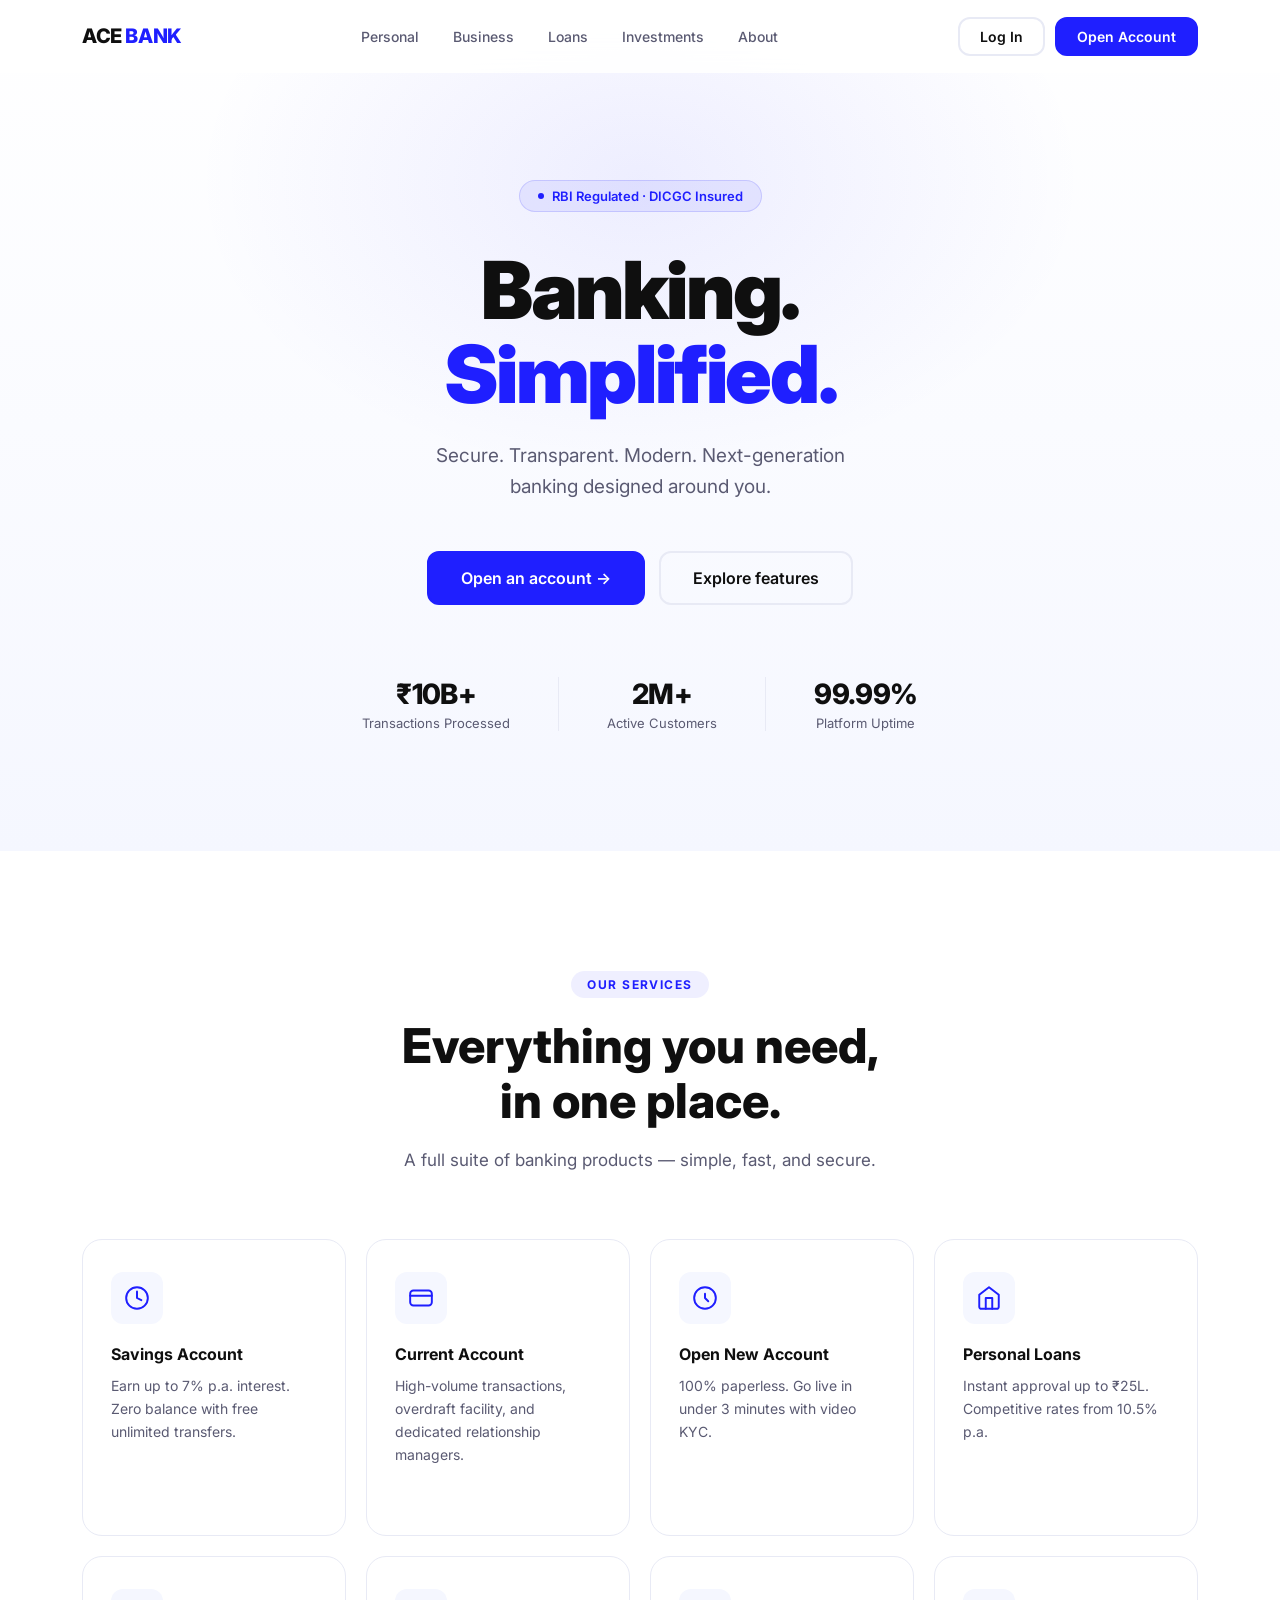
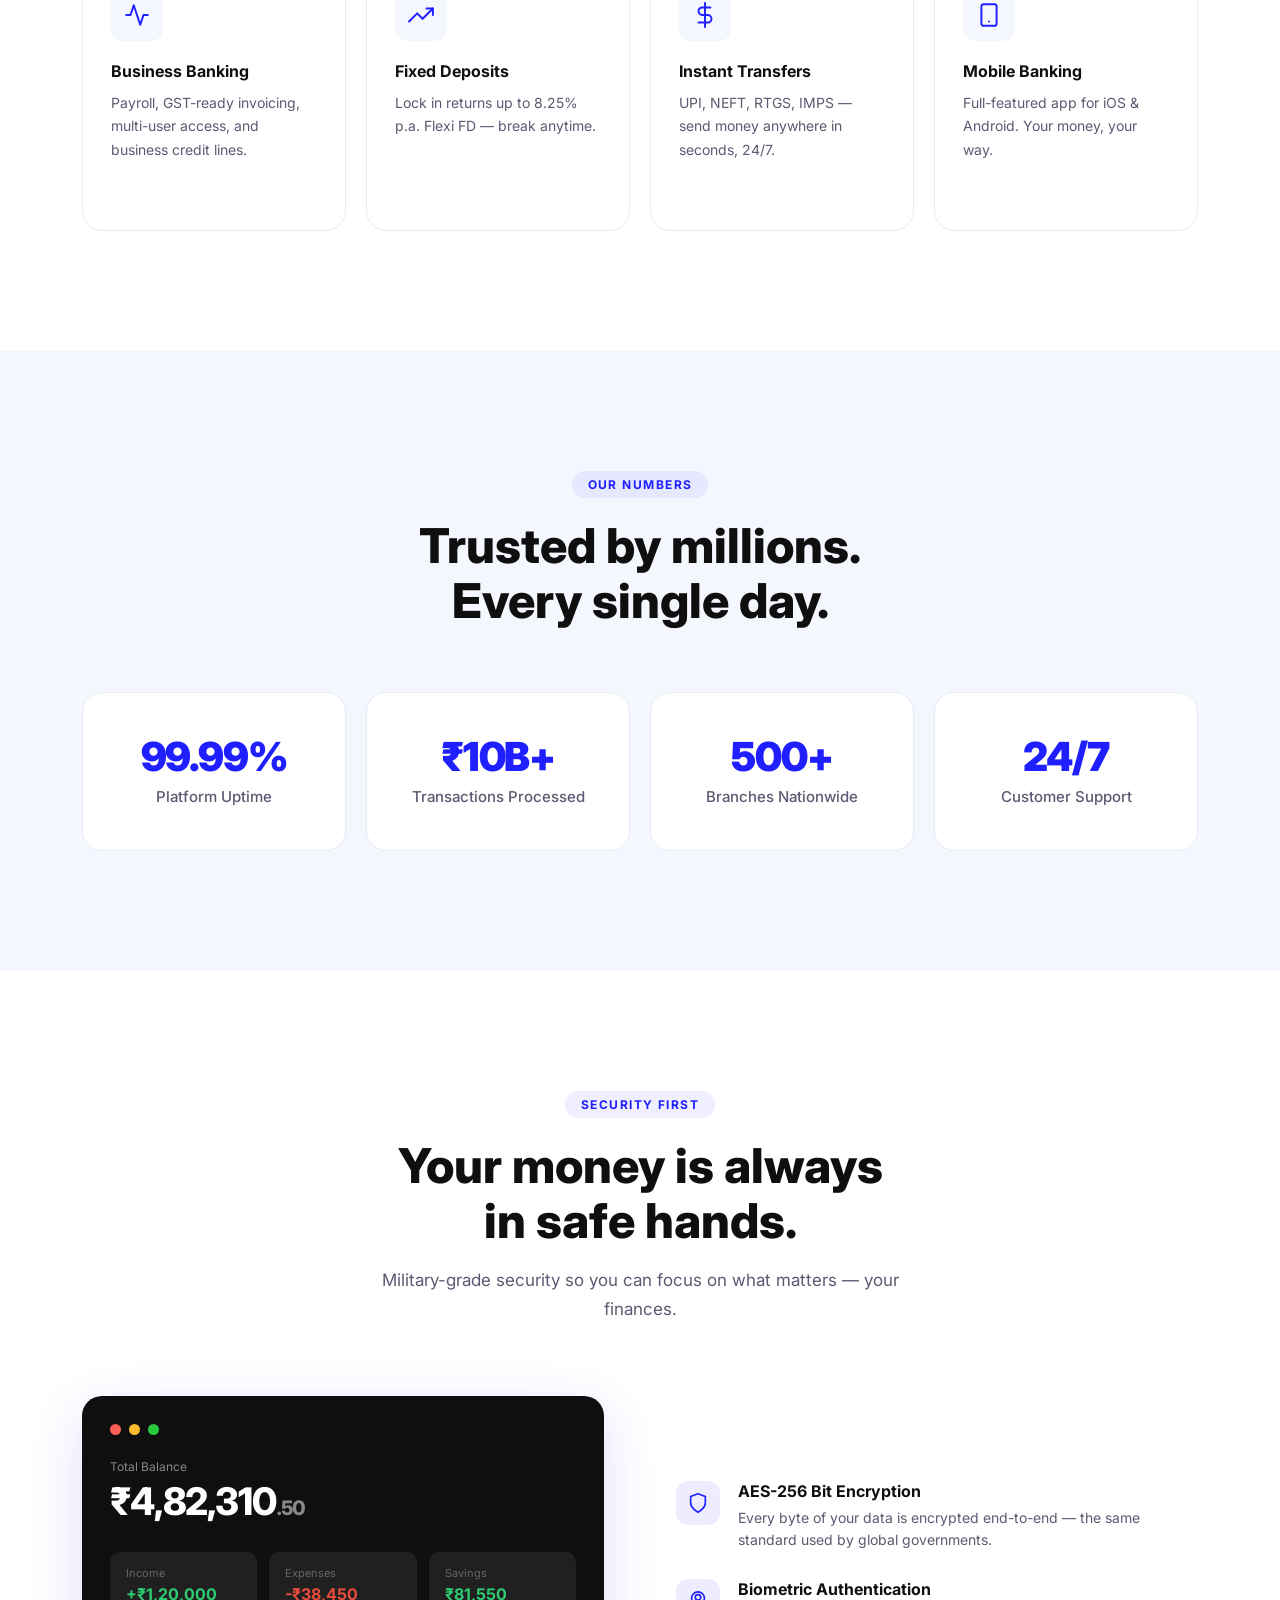
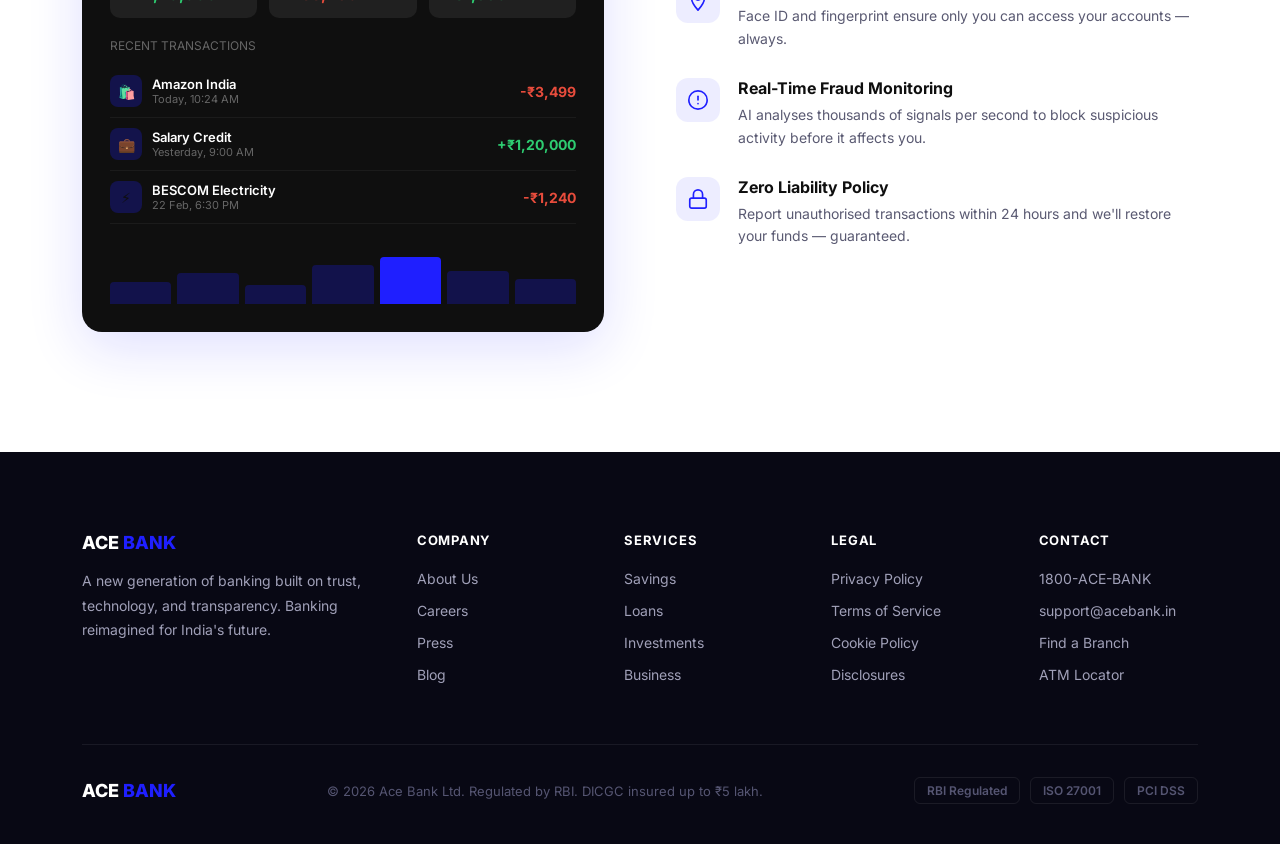
<file: index.html>
<!DOCTYPE html>
<html lang="en">

<head>
    <meta charset="UTF-8" />
    <meta name="viewport" content="width=device-width,initial-scale=1.0" />
    <title>ACE BANK – Banking. Simplified.</title>
    <meta name="description" content="ACE BANK – Secure, transparent, and modern digital banking." />
    <link rel="preconnect" href="https://fonts.googleapis.com" />
    <link rel="preconnect" href="https://fonts.gstatic.com" crossorigin />
    <link href="https://fonts.googleapis.com/css2?family=Inter:wght@300;400;500;600;700;800;900&display=swap"
        rel="stylesheet" />
    <style>
        *,
        *::before,
        *::after {
            box-sizing: border-box;
            margin: 0;
            padding: 0
        }

        :root {
            --blue: #1f1fff;
            --white: #ffffff;
            --gray: #f5f7ff;
            --black: #0f0f0f;
            --ts: #5a5a72;
            --border: #e8eaf5;
            --r12: 12px;
            --r16: 16px;
            --r20: 20px;
            --sd: 0 2px 12px rgba(31, 31, 255, .06);
            --sm: 0 6px 32px rgba(31, 31, 255, .10);
            --sl: 0 16px 56px rgba(31, 31, 255, .14);
            --t: 300ms ease;
        }

        html {
            scroll-behavior: smooth
        }

        body {
            font-family: 'Inter', system-ui, sans-serif;
            background: var(--white);
            color: var(--black);
            -webkit-font-smoothing: antialiased;
            overflow-x: hidden
        }

        /* UTIL */
        .container {
            max-width: 1180px;
            margin: 0 auto;
            padding: 0 32px
        }

        .section {
            padding: 120px 0
        }

        .section-label {
            display: inline-block;
            font-size: 12px;
            font-weight: 700;
            letter-spacing: .12em;
            text-transform: uppercase;
            color: var(--blue);
            background: rgba(31, 31, 255, .07);
            padding: 6px 16px;
            border-radius: 100px;
            margin-bottom: 20px
        }

        .section-title {
            font-size: clamp(32px, 4vw, 48px);
            font-weight: 800;
            line-height: 1.15;
            color: var(--black);
            margin-bottom: 18px
        }

        .section-sub {
            font-size: 17px;
            color: var(--ts);
            line-height: 1.7;
            max-width: 520px
        }

        .text-center {
            text-align: center
        }

        .text-center .section-sub {
            margin: 0 auto
        }

        /* BUTTONS */
        .btn {
            display: inline-flex;
            align-items: center;
            gap: 8px;
            font-family: inherit;
            font-size: 15px;
            font-weight: 600;
            padding: 13px 28px;
            border-radius: var(--r12);
            cursor: pointer;
            border: 2px solid transparent;
            transition: transform var(--t), box-shadow var(--t), background var(--t), color var(--t);
            text-decoration: none;
            white-space: nowrap
        }

        .btn-primary {
            background: var(--blue);
            color: var(--white);
            border-color: var(--blue)
        }

        .btn-primary:hover {
            transform: translateY(-2px);
            box-shadow: 0 6px 24px rgba(31, 31, 255, .32)
        }

        .btn-outline {
            background: transparent;
            color: var(--black);
            border-color: var(--border)
        }

        .btn-outline:hover {
            transform: translateY(-2px);
            border-color: var(--blue);
            color: var(--blue);
            box-shadow: 0 4px 16px rgba(31, 31, 255, .10)
        }

        /* NAV */
        #nav {
            position: fixed;
            top: 0;
            left: 0;
            right: 0;
            z-index: 999;
            background: rgba(255, 255, 255, .9);
            backdrop-filter: blur(18px);
            -webkit-backdrop-filter: blur(18px);
            border-bottom: 1px solid transparent;
            transition: border-color var(--t), box-shadow var(--t)
        }

        #nav.scrolled {
            border-color: var(--border);
            box-shadow: 0 2px 24px rgba(31, 31, 255, .07)
        }

        .nav-inner {
            display: flex;
            align-items: center;
            justify-content: space-between;
            height: 72px
        }

        .nav-logo {
            font-size: 20px;
            font-weight: 800;
            letter-spacing: -.02em;
            color: var(--black);
            text-decoration: none
        }

        .nav-logo span {
            color: var(--blue)
        }

        .nav-links {
            display: flex;
            gap: 6px;
            list-style: none
        }

        .nav-links a {
            font-size: 14px;
            font-weight: 500;
            color: var(--ts);
            padding: 8px 14px;
            border-radius: 8px;
            text-decoration: none;
            transition: color var(--t), background var(--t)
        }

        .nav-links a:hover {
            color: var(--black);
            background: var(--gray)
        }

        .nav-actions {
            display: flex;
            gap: 10px;
            align-items: center
        }

        .btn-nav-login,
        .btn-nav-open {
            font-size: 14px;
            padding: 9px 20px
        }

        /* logged-in state */
        .nav-user {
            display: none;
            align-items: center;
            gap: 10px
        }

        .nav-user.show {
            display: flex
        }

        .nav-avatar {
            width: 36px;
            height: 36px;
            border-radius: 50%;
            background: var(--blue);
            color: #fff;
            display: flex;
            align-items: center;
            justify-content: center;
            font-size: 13px;
            font-weight: 700
        }

        .nav-user-name {
            font-size: 14px;
            font-weight: 600;
            color: var(--black)
        }

        .nav-logout {
            font-size: 13px;
            color: var(--ts);
            background: none;
            border: none;
            cursor: pointer;
            font-family: inherit;
            transition: color var(--t)
        }

        .nav-logout:hover {
            color: #e74c3c
        }

        /* HERO */
        #hero {
            padding: 180px 0 120px;
            background: linear-gradient(180deg, #fff 0%, #f5f7ff 100%);
            position: relative;
            overflow: hidden
        }

        .hero-glow {
            position: absolute;
            top: -120px;
            left: 50%;
            transform: translateX(-50%);
            width: 900px;
            height: 600px;
            background: radial-gradient(ellipse at center, rgba(31, 31, 255, .07) 0%, transparent 70%);
            pointer-events: none
        }

        .hero-content {
            max-width: 740px;
            margin: 0 auto;
            text-align: center;
            position: relative;
            z-index: 1
        }

        .hero-badge {
            display: inline-flex;
            align-items: center;
            gap: 8px;
            background: rgba(31, 31, 255, .07);
            border: 1px solid rgba(31, 31, 255, .15);
            border-radius: 100px;
            padding: 7px 18px;
            font-size: 13px;
            font-weight: 600;
            color: var(--blue);
            margin-bottom: 36px
        }

        .hero-badge-dot {
            width: 6px;
            height: 6px;
            border-radius: 50%;
            background: var(--blue);
            animation: pulse 2s infinite
        }

        @keyframes pulse {

            0%,
            100% {
                opacity: 1;
                transform: scale(1)
            }

            50% {
                opacity: .5;
                transform: scale(1.4)
            }
        }

        .hero-title {
            font-size: clamp(48px, 7vw, 80px);
            font-weight: 900;
            line-height: 1.05;
            letter-spacing: -.03em;
            color: var(--black);
            margin-bottom: 24px
        }

        .hero-title .blue {
            color: var(--blue)
        }

        .hero-sub {
            font-size: 19px;
            color: var(--ts);
            font-weight: 400;
            line-height: 1.65;
            margin-bottom: 48px;
            max-width: 480px;
            margin-left: auto;
            margin-right: auto
        }

        .hero-ctas {
            display: flex;
            gap: 14px;
            justify-content: center;
            flex-wrap: wrap
        }

        .hero-ctas .btn {
            font-size: 16px;
            padding: 15px 32px
        }

        .hero-stats {
            display: flex;
            gap: 48px;
            justify-content: center;
            margin-top: 72px;
            flex-wrap: wrap
        }

        .hero-stat {
            text-align: center
        }

        .hero-stat-num {
            font-size: 28px;
            font-weight: 800;
            color: var(--black);
            letter-spacing: -.02em
        }

        .hero-stat-label {
            font-size: 13px;
            color: var(--ts);
            margin-top: 4px
        }

        .hero-divider {
            width: 1px;
            background: var(--border);
            align-self: stretch
        }

        /* SERVICES */
        #services {
            background: var(--white)
        }

        .services-header {
            margin-bottom: 64px
        }

        .services-grid {
            display: grid;
            grid-template-columns: repeat(4, 1fr);
            gap: 20px
        }

        .service-card {
            background: var(--white);
            border: 1.5px solid var(--border);
            border-radius: var(--r20);
            padding: 32px 28px;
            cursor: pointer;
            transition: transform var(--t), box-shadow var(--t), border-color var(--t);
            position: relative;
            overflow: hidden
        }

        .service-card::after {
            content: '';
            position: absolute;
            inset: 0;
            border-radius: inherit;
            background: radial-gradient(ellipse at top left, rgba(31, 31, 255, .04), transparent 70%);
            opacity: 0;
            transition: opacity var(--t)
        }

        .service-card:hover {
            transform: translateY(-6px);
            border-color: var(--blue);
            box-shadow: var(--sl)
        }

        .service-card:hover::after {
            opacity: 1
        }

        .service-icon {
            width: 52px;
            height: 52px;
            background: var(--gray);
            border-radius: var(--r12);
            display: flex;
            align-items: center;
            justify-content: center;
            margin-bottom: 20px;
            transition: background var(--t)
        }

        .service-card:hover .service-icon {
            background: rgba(31, 31, 255, .10)
        }

        .service-icon svg {
            width: 26px;
            height: 26px;
            stroke: var(--blue);
            fill: none;
            stroke-width: 1.8;
            stroke-linecap: round;
            stroke-linejoin: round
        }

        .service-title {
            font-size: 16px;
            font-weight: 700;
            color: var(--black);
            margin-bottom: 10px
        }

        .service-desc {
            font-size: 14px;
            color: var(--ts);
            line-height: 1.65
        }

        .service-arrow {
            display: inline-flex;
            align-items: center;
            gap: 6px;
            font-size: 13px;
            font-weight: 600;
            color: var(--blue);
            margin-top: 20px;
            text-decoration: none;
            opacity: 0;
            transform: translateX(-8px);
            transition: opacity var(--t), transform var(--t)
        }

        .service-card:hover .service-arrow {
            opacity: 1;
            transform: translateX(0)
        }

        /* TRUST */
        #trust {
            background: var(--gray)
        }

        .trust-grid {
            display: grid;
            grid-template-columns: repeat(4, 1fr);
            gap: 20px;
            margin-top: 64px
        }

        .trust-card {
            background: var(--white);
            border-radius: var(--r20);
            padding: 44px 32px;
            text-align: center;
            border: 1.5px solid var(--border);
            transition: box-shadow var(--t), transform var(--t)
        }

        .trust-card:hover {
            transform: translateY(-4px);
            box-shadow: var(--sm)
        }

        .trust-num {
            font-size: 40px;
            font-weight: 900;
            letter-spacing: -.03em;
            color: var(--blue);
            line-height: 1
        }

        .trust-label {
            font-size: 15px;
            color: var(--ts);
            margin-top: 10px;
            font-weight: 500
        }

        /* SECURITY */
        #security {
            background: var(--white)
        }

        .security-grid {
            display: grid;
            grid-template-columns: 1fr 1fr;
            gap: 72px;
            align-items: center;
            margin-top: 72px
        }

        .dashboard-mock {
            background: var(--black);
            border-radius: var(--r20);
            padding: 28px;
            box-shadow: var(--sl)
        }

        .dash-topbar {
            display: flex;
            align-items: center;
            gap: 8px;
            margin-bottom: 24px
        }

        .dash-dot {
            width: 11px;
            height: 11px;
            border-radius: 50%
        }

        .dash-dot.r {
            background: #ff5f57
        }

        .dash-dot.y {
            background: #febc2e
        }

        .dash-dot.g {
            background: #28c840
        }

        .dash-balance-label {
            font-size: 12px;
            color: #888;
            margin-bottom: 4px
        }

        .dash-balance {
            font-size: 38px;
            font-weight: 800;
            color: var(--white);
            letter-spacing: -.03em;
            margin-bottom: 28px
        }

        .dash-balance span {
            font-size: 20px;
            color: #888
        }

        .dash-row {
            display: flex;
            gap: 12px;
            margin-bottom: 12px
        }

        .dash-pill {
            flex: 1;
            background: rgba(255, 255, 255, .07);
            border-radius: 10px;
            padding: 14px 16px
        }

        .dash-pill-label {
            font-size: 11px;
            color: #666;
            margin-bottom: 4px
        }

        .dash-pill-val {
            font-size: 16px;
            font-weight: 700;
            color: var(--white)
        }

        .dash-pill-val.up {
            color: #2ecc71
        }

        .dash-pill-val.down {
            color: #e74c3c
        }

        .dash-tx {
            margin-top: 20px
        }

        .dash-tx-title {
            font-size: 12px;
            color: #666;
            margin-bottom: 12px
        }

        .dash-tx-item {
            display: flex;
            align-items: center;
            justify-content: space-between;
            padding: 10px 0;
            border-bottom: 1px solid rgba(255, 255, 255, .05)
        }

        .dash-tx-left {
            display: flex;
            align-items: center;
            gap: 10px
        }

        .dash-tx-icon {
            width: 32px;
            height: 32px;
            border-radius: 8px;
            background: rgba(31, 31, 255, .25);
            display: flex;
            align-items: center;
            justify-content: center;
            font-size: 14px
        }

        .dash-tx-name {
            font-size: 13px;
            font-weight: 600;
            color: var(--white)
        }

        .dash-tx-date {
            font-size: 11px;
            color: #666
        }

        .dash-tx-amt {
            font-size: 14px;
            font-weight: 700;
            color: var(--white)
        }

        .dash-tx-amt.debit {
            color: #e74c3c
        }

        .dash-tx-amt.credit {
            color: #2ecc71
        }

        .dash-bar-row {
            display: flex;
            gap: 6px;
            align-items: flex-end;
            margin-top: 24px;
            height: 56px
        }

        .dash-bar {
            flex: 1;
            border-radius: 4px 4px 0 0;
            background: rgba(31, 31, 255, .25)
        }

        .dash-bar.active {
            background: var(--blue)
        }

        .security-features {
            display: flex;
            flex-direction: column;
            gap: 28px
        }

        .security-feature {
            display: flex;
            gap: 18px;
            align-items: flex-start
        }

        .sec-icon {
            width: 44px;
            height: 44px;
            flex-shrink: 0;
            background: rgba(31, 31, 255, .08);
            border-radius: 12px;
            display: flex;
            align-items: center;
            justify-content: center
        }

        .sec-icon svg {
            width: 22px;
            height: 22px;
            stroke: var(--blue);
            fill: none;
            stroke-width: 1.8;
            stroke-linecap: round;
            stroke-linejoin: round
        }

        .sec-text h4 {
            font-size: 16px;
            font-weight: 700;
            margin-bottom: 6px
        }

        .sec-text p {
            font-size: 14px;
            color: var(--ts);
            line-height: 1.6
        }

        /* FOOTER */
        #footer {
            background: #080814;
            color: #a0a0b8;
            padding: 80px 0 40px
        }

        .footer-top {
            display: grid;
            grid-template-columns: 1.8fr 1fr 1fr 1fr 1fr;
            gap: 48px;
            margin-bottom: 60px
        }

        .footer-brand-desc {
            font-size: 14px;
            line-height: 1.75;
            margin-top: 16px;
            max-width: 280px
        }

        .footer-col-title {
            font-size: 13px;
            font-weight: 700;
            letter-spacing: .06em;
            text-transform: uppercase;
            color: #fff;
            margin-bottom: 20px
        }

        .footer-links {
            list-style: none;
            display: flex;
            flex-direction: column;
            gap: 12px
        }

        .footer-links a {
            font-size: 14px;
            color: #a0a0b8;
            text-decoration: none;
            transition: color var(--t);
            position: relative;
            width: fit-content
        }

        .footer-links a::after {
            content: '';
            position: absolute;
            left: 0;
            bottom: -2px;
            width: 0;
            height: 1px;
            background: var(--white);
            transition: width var(--t)
        }

        .footer-links a:hover {
            color: var(--white)
        }

        .footer-links a:hover::after {
            width: 100%
        }

        .footer-bottom {
            border-top: 1px solid rgba(255, 255, 255, .07);
            padding-top: 32px;
            display: flex;
            align-items: center;
            justify-content: space-between;
            flex-wrap: wrap;
            gap: 16px
        }

        .footer-logo {
            font-size: 18px;
            font-weight: 800;
            color: var(--white)
        }

        .footer-logo span {
            color: var(--blue)
        }

        .footer-copy {
            font-size: 13px;
            color: #555572
        }

        .footer-badges {
            display: flex;
            gap: 10px
        }

        .footer-badge {
            font-size: 12px;
            font-weight: 600;
            color: #555572;
            border: 1px solid rgba(255, 255, 255, .08);
            border-radius: 6px;
            padding: 5px 12px
        }

        /* SCROLL ANIM */
        .fade-up {
            opacity: 0;
            transform: translateY(32px);
            transition: opacity .65s ease, transform .65s ease
        }

        .fade-up.visible {
            opacity: 1;
            transform: translateY(0)
        }

        .fade-up-delay-1 {
            transition-delay: .08s
        }

        .fade-up-delay-2 {
            transition-delay: .16s
        }

        .fade-up-delay-3 {
            transition-delay: .24s
        }

        .fade-up-delay-4 {
            transition-delay: .32s
        }

        .fade-up-delay-5 {
            transition-delay: .40s
        }

        .fade-up-delay-6 {
            transition-delay: .48s
        }

        .fade-up-delay-7 {
            transition-delay: .56s
        }

        .fade-up-delay-8 {
            transition-delay: .64s
        }

        /* ───── MODALS ───── */
        .modal-overlay {
            position: fixed;
            inset: 0;
            z-index: 2000;
            background: rgba(10, 10, 30, .55);
            backdrop-filter: blur(10px);
            -webkit-backdrop-filter: blur(10px);
            display: flex;
            align-items: center;
            justify-content: center;
            padding: 20px;
            opacity: 0;
            pointer-events: none;
            transition: opacity .3s ease
        }

        .modal-overlay.active {
            opacity: 1;
            pointer-events: all
        }

        .modal {
            background: var(--white);
            border-radius: 24px;
            width: 100%;
            max-width: 460px;
            max-height: 90vh;
            overflow-y: auto;
            box-shadow: 0 32px 80px rgba(31, 31, 255, .18);
            transform: translateY(24px) scale(.97);
            transition: transform .35s cubic-bezier(.22, 1, .36, 1), opacity .35s ease;
            opacity: 0
        }

        .modal-overlay.active .modal {
            transform: translateY(0) scale(1);
            opacity: 1
        }

        .modal-head {
            padding: 32px 36px 24px;
            border-bottom: 1px solid var(--border);
            position: relative
        }

        .modal-logo {
            font-size: 15px;
            font-weight: 800;
            color: var(--black);
            margin-bottom: 16px
        }

        .modal-logo span {
            color: var(--blue)
        }

        .modal-title {
            font-size: 24px;
            font-weight: 800;
            color: var(--black);
            margin-bottom: 4px;
            letter-spacing: -.02em
        }

        .modal-sub {
            font-size: 14px;
            color: var(--ts)
        }

        .modal-close {
            position: absolute;
            top: 20px;
            right: 20px;
            width: 34px;
            height: 34px;
            border-radius: 50%;
            background: var(--gray);
            border: none;
            cursor: pointer;
            display: flex;
            align-items: center;
            justify-content: center;
            transition: background var(--t);
            color: var(--black)
        }

        .modal-close:hover {
            background: var(--border)
        }

        .modal-body {
            padding: 24px 36px 32px
        }

        .form-group {
            margin-bottom: 16px
        }

        .form-label {
            display: block;
            font-size: 13px;
            font-weight: 600;
            color: var(--black);
            margin-bottom: 7px
        }

        .form-input {
            width: 100%;
            padding: 12px 14px;
            border: 1.5px solid var(--border);
            border-radius: var(--r12);
            font-family: inherit;
            font-size: 14px;
            color: var(--black);
            background: var(--white);
            outline: none;
            transition: border-color var(--t), box-shadow var(--t)
        }

        .form-input:focus {
            border-color: var(--blue);
            box-shadow: 0 0 0 3px rgba(31, 31, 255, .10)
        }

        .form-input.error {
            border-color: #e74c3c;
            box-shadow: 0 0 0 3px rgba(231, 76, 60, .10)
        }

        .form-error {
            font-size: 12px;
            color: #e74c3c;
            margin-top: 5px;
            display: none;
            align-items: center;
            gap: 4px
        }

        .form-error.show {
            display: flex
        }

        .form-pw-wrap {
            position: relative
        }

        .form-pw-toggle {
            position: absolute;
            right: 12px;
            top: 50%;
            transform: translateY(-50%);
            background: none;
            border: none;
            cursor: pointer;
            color: var(--ts);
            padding: 4px;
            transition: color var(--t)
        }

        .form-pw-toggle:hover {
            color: var(--blue)
        }

        .form-row {
            display: grid;
            grid-template-columns: 1fr 1fr;
            gap: 12px
        }

        .form-submit {
            width: 100%;
            padding: 13px;
            background: var(--blue);
            color: var(--white);
            border: none;
            border-radius: var(--r12);
            font-family: inherit;
            font-size: 15px;
            font-weight: 700;
            cursor: pointer;
            margin-top: 6px;
            transition: transform var(--t), box-shadow var(--t);
            display: flex;
            align-items: center;
            justify-content: center;
            gap: 8px
        }

        .form-submit:hover {
            transform: translateY(-2px);
            box-shadow: 0 8px 28px rgba(31, 31, 255, .32)
        }

        .form-submit.loading {
            pointer-events: none;
            opacity: .8
        }

        .btn-spinner {
            display: none;
            width: 18px;
            height: 18px;
            border: 2.5px solid rgba(255, 255, 255, .4);
            border-top-color: #fff;
            border-radius: 50%;
            animation: spin .7s linear infinite
        }

        @keyframes spin {
            to {
                transform: rotate(360deg)
            }
        }

        .form-submit.loading .btn-text {
            display: none
        }

        .form-submit.loading .btn-spinner {
            display: block
        }

        .modal-switch {
            text-align: center;
            margin-top: 18px;
            font-size: 14px;
            color: var(--ts)
        }

        .modal-switch a {
            color: var(--blue);
            font-weight: 600;
            text-decoration: none
        }

        .modal-switch a:hover {
            opacity: .75
        }

        .modal-success {
            display: none;
            flex-direction: column;
            align-items: center;
            text-align: center;
            padding: 44px 36px
        }

        .modal-success.show {
            display: flex
        }

        .success-icon {
            width: 68px;
            height: 68px;
            background: rgba(31, 31, 255, .08);
            border-radius: 50%;
            display: flex;
            align-items: center;
            justify-content: center;
            margin-bottom: 20px
        }

        .success-icon svg {
            width: 34px;
            height: 34px;
            stroke: var(--blue);
            fill: none;
            stroke-width: 2.2;
            stroke-linecap: round;
            stroke-linejoin: round
        }

        .success-title {
            font-size: 22px;
            font-weight: 800;
            color: var(--black);
            margin-bottom: 8px
        }

        .success-sub {
            font-size: 14px;
            color: var(--ts);
            line-height: 1.65;
            margin-bottom: 24px
        }

        .success-btn {
            max-width: 220px
        }

        /* RESPONSIVE */
        @media(max-width:1024px) {
            .services-grid {
                grid-template-columns: repeat(2, 1fr)
            }

            .trust-grid {
                grid-template-columns: repeat(2, 1fr)
            }

            .footer-top {
                grid-template-columns: 1fr 1fr
            }

            .security-grid {
                gap: 48px
            }
        }

        @media(max-width:768px) {
            .nav-links {
                display: none
            }

            #hero {
                padding: 140px 0 80px
            }

            .hero-divider {
                display: none
            }

            .hero-stats {
                gap: 24px
            }

            .services-grid {
                grid-template-columns: 1fr 1fr;
                gap: 14px
            }

            .trust-grid {
                grid-template-columns: 1fr 1fr
            }

            .security-grid {
                grid-template-columns: 1fr
            }

            .footer-top {
                grid-template-columns: 1fr 1fr
            }

            .section {
                padding: 80px 0
            }
        }

        @media(max-width:520px) {
            .services-grid {
                grid-template-columns: 1fr
            }

            .footer-top {
                grid-template-columns: 1fr
            }

            .hero-ctas {
                flex-direction: column;
                align-items: center
            }

            .form-row {
                grid-template-columns: 1fr
            }
        }
    </style>
</head>

<body>

    <!-- NAV -->
    <nav id="nav">
        <div class="container nav-inner">
            <a href="#" class="nav-logo">ACE <span>BANK</span></a>
            <ul class="nav-links">
                <li><a href="#">Personal</a></li>
                <li><a href="#">Business</a></li>
                <li><a href="#">Loans</a></li>
                <li><a href="#">Investments</a></li>
                <li><a href="#">About</a></li>
            </ul>
            <div class="nav-actions" id="nav-guest">
                <a href="acebank/index.html" class="btn btn-outline btn-nav-login" id="nav-login">Log In</a>
                <a href="acebank/index.html" class="btn btn-primary btn-nav-open" id="nav-open">Open Account</a>
            </div>
            <div class="nav-user" id="nav-user">
                <div class="nav-avatar" id="nav-avatar">AB</div>
                <span class="nav-user-name" id="nav-uname">Account</span>
                <button class="nav-logout" id="nav-logout">Sign out</button>
            </div>
        </div>
    </nav>

    <!-- LOGIN MODAL -->
    <div class="modal-overlay" id="login-overlay" role="dialog" aria-modal="true" aria-labelledby="login-title">
        <div class="modal">
            <div class="modal-head">
                <div class="modal-logo">ACE <span>BANK</span></div>
                <h2 class="modal-title" id="login-title">Welcome back</h2>
                <p class="modal-sub">Sign in to your account</p>
                <button class="modal-close" id="login-close" aria-label="Close">
                    <svg width="16" height="16" viewBox="0 0 24 24" fill="none" stroke="currentColor" stroke-width="2.5"
                        stroke-linecap="round">
                        <line x1="18" y1="6" x2="6" y2="18" />
                        <line x1="6" y1="6" x2="18" y2="18" />
                    </svg>
                </button>
            </div>
            <div class="modal-body" id="login-form-wrap">
                <form id="login-form" novalidate>
                    <div class="form-group">
                        <label class="form-label" for="l-email">Email address</label>
                        <input class="form-input" type="email" id="l-email" placeholder="you@example.com"
                            autocomplete="email" />
                        <div class="form-error" id="l-email-err"><span>⚠</span><span></span></div>
                    </div>
                    <div class="form-group">
                        <label class="form-label" for="l-pw">Password</label>
                        <div class="form-pw-wrap">
                            <input class="form-input" type="password" id="l-pw" placeholder="Your password"
                                autocomplete="current-password" />
                            <button type="button" class="form-pw-toggle" data-target="l-pw" aria-label="Show password">
                                <svg width="18" height="18" viewBox="0 0 24 24" fill="none" stroke="currentColor"
                                    stroke-width="2" stroke-linecap="round" stroke-linejoin="round">
                                    <path d="M1 12s4-8 11-8 11 8 11 8-4 8-11 8-11-8-11-8z" />
                                    <circle cx="12" cy="12" r="3" />
                                </svg>
                            </button>
                        </div>
                        <div class="form-error" id="l-pw-err"><span>⚠</span><span></span></div>
                    </div>
                    <div class="form-error" id="l-gen-err" style="margin-bottom:10px"><span>⚠</span><span></span></div>
                    <button type="submit" class="form-submit" id="l-submit">
                        <span class="btn-text">Sign In →</span>
                        <div class="btn-spinner"></div>
                    </button>
                </form>
                <div class="modal-switch">Don't have an account? <a href="acebank/index.html" id="go-signup">Open Account</a>
                </div>
            </div>
            <div class="modal-success" id="login-success">
                <div class="success-icon"><svg viewBox="0 0 24 24">
                        <polyline points="20 6 9 17 4 12" />
                    </svg></div>
                <div class="success-title">Signed in!</div>
                <div class="success-sub" id="l-success-msg">Welcome back.</div>
                <button class="form-submit success-btn" id="l-done"><span class="btn-text">Continue</span></button>
            </div>
        </div>
    </div>

    <!-- SIGNUP MODAL -->
    <div class="modal-overlay" id="signup-overlay" role="dialog" aria-modal="true" aria-labelledby="signup-title">
        <div class="modal">
            <div class="modal-head">
                <div class="modal-logo">ACE <span>BANK</span></div>
                <h2 class="modal-title" id="signup-title">Open your account</h2>
                <p class="modal-sub">100% paperless · Under 3 minutes</p>
                <button class="modal-close" id="signup-close" aria-label="Close">
                    <svg width="16" height="16" viewBox="0 0 24 24" fill="none" stroke="currentColor" stroke-width="2.5"
                        stroke-linecap="round">
                        <line x1="18" y1="6" x2="6" y2="18" />
                        <line x1="6" y1="6" x2="18" y2="18" />
                    </svg>
                </button>
            </div>
            <div class="modal-body" id="signup-form-wrap">
                <form id="signup-form" novalidate>
                    <div class="form-row">
                        <div class="form-group">
                            <label class="form-label" for="s-fname">First name</label>
                            <input class="form-input" type="text" id="s-fname" placeholder="Rahul"
                                autocomplete="given-name" />
                            <div class="form-error" id="s-fname-err"><span>⚠</span><span></span></div>
                        </div>
                        <div class="form-group">
                            <label class="form-label" for="s-lname">Last name</label>
                            <input class="form-input" type="text" id="s-lname" placeholder="Sharma"
                                autocomplete="family-name" />
                            <div class="form-error" id="s-lname-err"><span>⚠</span><span></span></div>
                        </div>
                    </div>
                    <div class="form-group">
                        <label class="form-label" for="s-email">Email address</label>
                        <input class="form-input" type="email" id="s-email" placeholder="you@example.com"
                            autocomplete="email" />
                        <div class="form-error" id="s-email-err"><span>⚠</span><span></span></div>
                    </div>
                    <div class="form-group">
                        <label class="form-label" for="s-phone">Mobile number</label>
                        <input class="form-input" type="tel" id="s-phone" placeholder="+91 98765 43210"
                            autocomplete="tel" />
                        <div class="form-error" id="s-phone-err"><span>⚠</span><span></span></div>
                    </div>
                    <div class="form-group">
                        <label class="form-label" for="s-pw">Create password</label>
                        <div class="form-pw-wrap">
                            <input class="form-input" type="password" id="s-pw" placeholder="Min. 8 characters"
                                autocomplete="new-password" />
                            <button type="button" class="form-pw-toggle" data-target="s-pw" aria-label="Show password">
                                <svg width="18" height="18" viewBox="0 0 24 24" fill="none" stroke="currentColor"
                                    stroke-width="2" stroke-linecap="round" stroke-linejoin="round">
                                    <path d="M1 12s4-8 11-8 11 8 11 8-4 8-11 8-11-8-11-8z" />
                                    <circle cx="12" cy="12" r="3" />
                                </svg>
                            </button>
                        </div>
                        <div class="form-error" id="s-pw-err"><span>⚠</span><span></span></div>
                    </div>
                    <div class="form-group">
                        <label class="form-label" for="s-confirm">Confirm password</label>
                        <div class="form-pw-wrap">
                            <input class="form-input" type="password" id="s-confirm" placeholder="Re-enter password"
                                autocomplete="new-password" />
                            <button type="button" class="form-pw-toggle" data-target="s-confirm"
                                aria-label="Show confirm password">
                                <svg width="18" height="18" viewBox="0 0 24 24" fill="none" stroke="currentColor"
                                    stroke-width="2" stroke-linecap="round" stroke-linejoin="round">
                                    <path d="M1 12s4-8 11-8 11 8 11 8-4 8-11 8-11-8-11-8z" />
                                    <circle cx="12" cy="12" r="3" />
                                </svg>
                            </button>
                        </div>
                        <div class="form-error" id="s-confirm-err"><span>⚠</span><span></span></div>
                    </div>
                    <div class="form-error" id="s-gen-err" style="margin-bottom:10px"><span>⚠</span><span></span></div>
                    <button type="submit" class="form-submit" id="s-submit">
                        <span class="btn-text">Create Account →</span>
                        <div class="btn-spinner"></div>
                    </button>
                </form>
                <div class="modal-switch">Already have an account? <a href="acebank/index.html" id="go-login">Sign In</a></div>
            </div>
            <div class="modal-success" id="signup-success">
                <div class="success-icon"><svg viewBox="0 0 24 24">
                        <polyline points="20 6 9 17 4 12" />
                    </svg></div>
                <div class="success-title">Account created! 🎉</div>
                <div class="success-sub" id="s-success-msg">Your ACE BANK account is ready. Welcome aboard!</div>
                <button class="form-submit success-btn" id="s-done"><span class="btn-text">Go to
                        Dashboard</span></button>
            </div>
        </div>
    </div>

    <!-- HERO -->
    <section id="hero">
        <div class="hero-glow"></div>
        <div class="container">
            <div class="hero-content">
                <div class="hero-badge fade-up"><span class="hero-badge-dot"></span>RBI Regulated · DICGC Insured</div>
                <h1 class="hero-title fade-up fade-up-delay-1">Banking.<br /><span class="blue">Simplified.</span></h1>
                <p class="hero-sub fade-up fade-up-delay-2">Secure. Transparent. Modern. Next-generation banking
                    designed around you.</p>
                <div class="hero-ctas fade-up fade-up-delay-3">
                    <a href="acebank/index.html" class="btn btn-primary" id="hero-open">Open an account →</a>
                    <a href="#services" class="btn btn-outline">Explore features</a>
                </div>
                <div class="hero-stats fade-up fade-up-delay-4">
                    <div class="hero-stat">
                        <div class="hero-stat-num">₹10B+</div>
                        <div class="hero-stat-label">Transactions Processed</div>
                    </div>
                    <div class="hero-divider"></div>
                    <div class="hero-stat">
                        <div class="hero-stat-num">2M+</div>
                        <div class="hero-stat-label">Active Customers</div>
                    </div>
                    <div class="hero-divider"></div>
                    <div class="hero-stat">
                        <div class="hero-stat-num">99.99%</div>
                        <div class="hero-stat-label">Platform Uptime</div>
                    </div>
                </div>
            </div>
        </div>
    </section>

    <!-- SERVICES -->
    <section id="services" class="section">
        <div class="container">
            <div class="services-header text-center">
                <div class="section-label fade-up">Our Services</div>
                <h2 class="section-title fade-up fade-up-delay-1">Everything you need,<br />in one place.</h2>
                <p class="section-sub fade-up fade-up-delay-2">A full suite of banking products — simple, fast, and
                    secure.</p>
            </div>
            <div class="services-grid">
                <div class="service-card fade-up">
                    <div class="service-icon"><svg viewBox="0 0 24 24">
                            <path d="M12 2C6.48 2 2 6.48 2 12s4.48 10 10 10 10-4.48 10-10S17.52 2 12 2z" />
                            <path d="M12 6v6l4 2" />
                        </svg></div>
                    <div class="service-title">Savings Account</div>
                    <div class="service-desc">Earn up to 7% p.a. interest. Zero balance with free unlimited transfers.
                    </div>
                    <a href="#" class="service-arrow">Learn more →</a>
                </div>
                <div class="service-card fade-up fade-up-delay-1">
                    <div class="service-icon"><svg viewBox="0 0 24 24">
                            <rect x="2" y="5" width="20" height="14" rx="3" />
                            <line x1="2" y1="10" x2="22" y2="10" />
                        </svg></div>
                    <div class="service-title">Current Account</div>
                    <div class="service-desc">High-volume transactions, overdraft facility, and dedicated relationship
                        managers.</div>
                    <a href="#" class="service-arrow">Learn more →</a>
                </div>
                <div class="service-card fade-up fade-up-delay-2">
                    <div class="service-icon"><svg viewBox="0 0 24 24">
                            <circle cx="12" cy="12" r="10" />
                            <path d="M12 8v4l3 3" />
                        </svg></div>
                    <div class="service-title">Open New Account</div>
                    <div class="service-desc">100% paperless. Go live in under 3 minutes with video KYC.</div>
                    <a href="#" class="service-arrow">Get started →</a>
                </div>
                <div class="service-card fade-up fade-up-delay-3">
                    <div class="service-icon"><svg viewBox="0 0 24 24">
                            <path d="M3 9l9-7 9 7v11a2 2 0 01-2 2H5a2 2 0 01-2-2z" />
                            <polyline points="9 22 9 12 15 12 15 22" />
                        </svg></div>
                    <div class="service-title">Personal Loans</div>
                    <div class="service-desc">Instant approval up to ₹25L. Competitive rates from 10.5% p.a.</div>
                    <a href="#" class="service-arrow">Apply now →</a>
                </div>
                <div class="service-card fade-up fade-up-delay-4">
                    <div class="service-icon"><svg viewBox="0 0 24 24">
                            <path d="M22 12h-4l-3 9L9 3l-3 9H2" />
                        </svg></div>
                    <div class="service-title">Business Banking</div>
                    <div class="service-desc">Payroll, GST-ready invoicing, multi-user access, and business credit
                        lines.</div>
                    <a href="#" class="service-arrow">Learn more →</a>
                </div>
                <div class="service-card fade-up fade-up-delay-5">
                    <div class="service-icon"><svg viewBox="0 0 24 24">
                            <polyline points="23 6 13.5 15.5 8.5 10.5 1 18" />
                            <polyline points="17 6 23 6 23 12" />
                        </svg></div>
                    <div class="service-title">Fixed Deposits</div>
                    <div class="service-desc">Lock in returns up to 8.25% p.a. Flexi FD — break anytime.</div>
                    <a href="#" class="service-arrow">Calculate →</a>
                </div>
                <div class="service-card fade-up fade-up-delay-6">
                    <div class="service-icon"><svg viewBox="0 0 24 24">
                            <line x1="12" y1="1" x2="12" y2="23" />
                            <path d="M17 5H9.5a3.5 3.5 0 000 7h5a3.5 3.5 0 010 7H6" />
                        </svg></div>
                    <div class="service-title">Instant Transfers</div>
                    <div class="service-desc">UPI, NEFT, RTGS, IMPS — send money anywhere in seconds, 24/7.</div>
                    <a href="#" class="service-arrow">Transfer →</a>
                </div>
                <div class="service-card fade-up fade-up-delay-7">
                    <div class="service-icon"><svg viewBox="0 0 24 24">
                            <rect x="5" y="2" width="14" height="20" rx="2" ry="2" />
                            <line x1="12" y1="18" x2="12.01" y2="18" />
                        </svg></div>
                    <div class="service-title">Mobile Banking</div>
                    <div class="service-desc">Full-featured app for iOS &amp; Android. Your money, your way.</div>
                    <a href="#" class="service-arrow">Download →</a>
                </div>
            </div>
        </div>
    </section>

    <!-- TRUST -->
    <section id="trust" class="section">
        <div class="container">
            <div class="text-center">
                <div class="section-label fade-up">Our Numbers</div>
                <h2 class="section-title fade-up fade-up-delay-1">Trusted by millions.<br />Every single day.</h2>
            </div>
            <div class="trust-grid">
                <div class="trust-card fade-up">
                    <div class="trust-num">99.99%</div>
                    <div class="trust-label">Platform Uptime</div>
                </div>
                <div class="trust-card fade-up fade-up-delay-1">
                    <div class="trust-num">₹10B+</div>
                    <div class="trust-label">Transactions Processed</div>
                </div>
                <div class="trust-card fade-up fade-up-delay-2">
                    <div class="trust-num">500+</div>
                    <div class="trust-label">Branches Nationwide</div>
                </div>
                <div class="trust-card fade-up fade-up-delay-3">
                    <div class="trust-num">24/7</div>
                    <div class="trust-label">Customer Support</div>
                </div>
            </div>
        </div>
    </section>

    <!-- SECURITY -->
    <section id="security" class="section">
        <div class="container">
            <div class="text-center">
                <div class="section-label fade-up">Security First</div>
                <h2 class="section-title fade-up fade-up-delay-1">Your money is always<br />in safe hands.</h2>
                <p class="section-sub text-center fade-up fade-up-delay-2">Military-grade security so you can focus on
                    what matters — your finances.</p>
            </div>
            <div class="security-grid">
                <div class="dashboard-mock fade-up">
                    <div class="dash-topbar">
                        <div class="dash-dot r"></div>
                        <div class="dash-dot y"></div>
                        <div class="dash-dot g"></div>
                    </div>
                    <div class="dash-balance-label">Total Balance</div>
                    <div class="dash-balance">₹4,82,310<span>.50</span></div>
                    <div class="dash-row">
                        <div class="dash-pill">
                            <div class="dash-pill-label">Income</div>
                            <div class="dash-pill-val up">+₹1,20,000</div>
                        </div>
                        <div class="dash-pill">
                            <div class="dash-pill-label">Expenses</div>
                            <div class="dash-pill-val down">-₹38,450</div>
                        </div>
                        <div class="dash-pill">
                            <div class="dash-pill-label">Savings</div>
                            <div class="dash-pill-val up">₹81,550</div>
                        </div>
                    </div>
                    <div class="dash-tx">
                        <div class="dash-tx-title">RECENT TRANSACTIONS</div>
                        <div class="dash-tx-item">
                            <div class="dash-tx-left">
                                <div class="dash-tx-icon">🛍️</div>
                                <div>
                                    <div class="dash-tx-name">Amazon India</div>
                                    <div class="dash-tx-date">Today, 10:24 AM</div>
                                </div>
                            </div>
                            <div class="dash-tx-amt debit">-₹3,499</div>
                        </div>
                        <div class="dash-tx-item">
                            <div class="dash-tx-left">
                                <div class="dash-tx-icon">💼</div>
                                <div>
                                    <div class="dash-tx-name">Salary Credit</div>
                                    <div class="dash-tx-date">Yesterday, 9:00 AM</div>
                                </div>
                            </div>
                            <div class="dash-tx-amt credit">+₹1,20,000</div>
                        </div>
                        <div class="dash-tx-item">
                            <div class="dash-tx-left">
                                <div class="dash-tx-icon">⚡</div>
                                <div>
                                    <div class="dash-tx-name">BESCOM Electricity</div>
                                    <div class="dash-tx-date">22 Feb, 6:30 PM</div>
                                </div>
                            </div>
                            <div class="dash-tx-amt debit">-₹1,240</div>
                        </div>
                    </div>
                    <div class="dash-bar-row">
                        <div class="dash-bar" style="height:40%"></div>
                        <div class="dash-bar" style="height:55%"></div>
                        <div class="dash-bar" style="height:35%"></div>
                        <div class="dash-bar" style="height:70%"></div>
                        <div class="dash-bar active" style="height:85%"></div>
                        <div class="dash-bar" style="height:60%"></div>
                        <div class="dash-bar" style="height:45%"></div>
                    </div>
                </div>
                <div class="security-features">
                    <div class="security-feature fade-up">
                        <div class="sec-icon"><svg viewBox="0 0 24 24">
                                <path d="M12 22s8-4 8-10V5l-8-3-8 3v7c0 6 8 10 8 10z" />
                            </svg></div>
                        <div class="sec-text">
                            <h4>AES-256 Bit Encryption</h4>
                            <p>Every byte of your data is encrypted end-to-end — the same standard used by global
                                governments.</p>
                        </div>
                    </div>
                    <div class="security-feature fade-up fade-up-delay-1">
                        <div class="sec-icon"><svg viewBox="0 0 24 24">
                                <path d="M12 11c1.66 0 3-1.34 3-3S13.66 5 12 5s-3 1.34-3 3 1.34 3 3 3z" />
                                <path d="M12 2C8.13 2 5 5.13 5 9c0 5.25 7 13 7 13s7-7.75 7-13c0-3.87-3.13-7-7-7z" />
                            </svg></div>
                        <div class="sec-text">
                            <h4>Biometric Authentication</h4>
                            <p>Face ID and fingerprint ensure only you can access your accounts — always.</p>
                        </div>
                    </div>
                    <div class="security-feature fade-up fade-up-delay-2">
                        <div class="sec-icon"><svg viewBox="0 0 24 24">
                                <circle cx="12" cy="12" r="10" />
                                <line x1="12" y1="8" x2="12" y2="12" />
                                <line x1="12" y1="16" x2="12.01" y2="16" />
                            </svg></div>
                        <div class="sec-text">
                            <h4>Real-Time Fraud Monitoring</h4>
                            <p>AI analyses thousands of signals per second to block suspicious activity before it
                                affects you.</p>
                        </div>
                    </div>
                    <div class="security-feature fade-up fade-up-delay-3">
                        <div class="sec-icon"><svg viewBox="0 0 24 24">
                                <rect x="3" y="11" width="18" height="11" rx="2" ry="2" />
                                <path d="M7 11V7a5 5 0 0110 0v4" />
                            </svg></div>
                        <div class="sec-text">
                            <h4>Zero Liability Policy</h4>
                            <p>Report unauthorised transactions within 24 hours and we'll restore your funds —
                                guaranteed.</p>
                        </div>
                    </div>
                </div>
            </div>
        </div>
    </section>

    <!-- FOOTER -->
    <footer id="footer">
        <div class="container">
            <div class="footer-top">
                <div>
                    <div class="footer-logo">ACE <span>BANK</span></div>
                    <p class="footer-brand-desc">A new generation of banking built on trust, technology, and
                        transparency. Banking reimagined for India's future.</p>
                </div>
                <div>
                    <div class="footer-col-title">Company</div>
                    <ul class="footer-links">
                        <li><a href="#">About Us</a></li>
                        <li><a href="#">Careers</a></li>
                        <li><a href="#">Press</a></li>
                        <li><a href="#">Blog</a></li>
                    </ul>
                </div>
                <div>
                    <div class="footer-col-title">Services</div>
                    <ul class="footer-links">
                        <li><a href="#">Savings</a></li>
                        <li><a href="#">Loans</a></li>
                        <li><a href="#">Investments</a></li>
                        <li><a href="#">Business</a></li>
                    </ul>
                </div>
                <div>
                    <div class="footer-col-title">Legal</div>
                    <ul class="footer-links">
                        <li><a href="#">Privacy Policy</a></li>
                        <li><a href="#">Terms of Service</a></li>
                        <li><a href="#">Cookie Policy</a></li>
                        <li><a href="#">Disclosures</a></li>
                    </ul>
                </div>
                <div>
                    <div class="footer-col-title">Contact</div>
                    <ul class="footer-links">
                        <li><a href="#">1800-ACE-BANK</a></li>
                        <li><a href="#">support@acebank.in</a></li>
                        <li><a href="#">Find a Branch</a></li>
                        <li><a href="#">ATM Locator</a></li>
                    </ul>
                </div>
            </div>
            <div class="footer-bottom">
                <div class="footer-logo">ACE <span>BANK</span></div>
                <div class="footer-copy">© 2026 Ace Bank Ltd. Regulated by RBI. DICGC insured up to ₹5 lakh.</div>
                <div class="footer-badges">
                    <div class="footer-badge">RBI Regulated</div>
                    <div class="footer-badge">ISO 27001</div>
                    <div class="footer-badge">PCI DSS</div>
                </div>
            </div>
        </div>
    </footer>

    <script>
        // ─── NAV SCROLL ───────────────────────────────────────────────
        const navEl = document.getElementById('nav');
        window.addEventListener('scroll', () => navEl.classList.toggle('scrolled', scrollY > 10), { passive: true });

        // ─── SCROLL ANIMATIONS ────────────────────────────────────────
        const obs = new IntersectionObserver(es => es.forEach(e => { if (e.isIntersecting) { e.target.classList.add('visible'); obs.unobserve(e.target); } }), { threshold: 0.12 });
        document.querySelectorAll('.fade-up').forEach(el => obs.observe(el));

        // ─── SMOOTH SCROLL ────────────────────────────────────────────
        document.querySelector('[href="#services"]')?.addEventListener('click', e => { e.preventDefault(); document.getElementById('services').scrollIntoView({ behavior: 'smooth' }); });

        // ─── SHORTHAND ────────────────────────────────────────────────
        const $ = id => document.getElementById(id);
        const isEmail = v => /^[^\s@]+@[^\s@]+\.[^\s@]+$/.test(v.trim());
        const isPhone = v => /^[\d\s\+\-]{7,15}$/.test(v.trim());

        // ─── ERROR HELPERS ────────────────────────────────────────────
        function showErr(id, msg) { const el = $(id); if (!el) return; el.querySelectorAll('span')[1].textContent = msg; el.classList.add('show'); }
        function clearErr(id) { $(id)?.classList.remove('show'); }
        function fieldErr(inpId, errId, msg) { const i = $(inpId); if (i) i.classList.toggle('error', !!msg); msg ? showErr(errId, msg) : clearErr(errId); }

        // ─── MODAL OPEN/CLOSE ─────────────────────────────────────────
        function openModal(id) { const o = $(id); if (!o) return; o.classList.add('active'); document.body.style.overflow = 'hidden'; setTimeout(() => { o.querySelector('input')?.focus(); }, 350); }
        function closeModal(id) { const o = $(id); if (!o) return; o.classList.remove('active'); document.body.style.overflow = ''; }
        function closeAll() { closeModal('login-overlay'); closeModal('signup-overlay'); }

        ['login-overlay', 'signup-overlay'].forEach(id => { $(id)?.addEventListener('click', e => { if (e.target === $(id)) closeAll(); }); });
        document.addEventListener('keydown', e => { if (e.key === 'Escape') closeAll(); });
        $('login-close')?.addEventListener('click', () => closeModal('login-overlay'));
        $('signup-close')?.addEventListener('click', () => closeModal('signup-overlay'));

        // Open triggers


        // ─── PASSWORD TOGGLE ──────────────────────────────────────────
        document.querySelectorAll('.form-pw-toggle').forEach(btn => {
            btn.addEventListener('click', () => {
                const inp = $(btn.dataset.target); if (!inp) return;
                inp.type = inp.type === 'password' ? 'text' : 'password';
            });
        });

        // ─── LOADING ──────────────────────────────────────────────────
        function setLoad(btnId, on) { $(btnId)?.classList.toggle('loading', on); }

        // ─── PERSISTENCE (Only Session Now) ───────────────────────────
        const getSession = () => { try { return JSON.parse(localStorage.getItem('acebank_session') || 'null'); } catch { return null; } };
        const saveSession = u => localStorage.setItem('acebank_session', JSON.stringify(u));

        // ─── NAV USER STATE ───────────────────────────────────────────
        function setLoggedIn(user) {
            $('nav-guest').style.display = 'none';
            $('nav-user').classList.add('show');
            $('nav-avatar').textContent = (user.fname[0] + user.lname[0]).toUpperCase();
            $('nav-uname').textContent = user.fname;
        }
        function setLoggedOut() { $('nav-guest').style.display = ''; $('nav-user').classList.remove('show'); }
        $('nav-logout')?.addEventListener('click', () => { localStorage.removeItem('acebank_session'); setLoggedOut(); });

        // Restore session
        (() => { const s = getSession(); if (s) setLoggedIn(s); })();

        // ─── SIGN UP ──────────────────────────────────────────────────
        $('signup-form')?.addEventListener('submit', e => {
            e.preventDefault();
            let ok = true;
            const fname = $('s-fname').value.trim();
            const lname = $('s-lname').value.trim();
            const email = $('s-email').value.trim();
            const phone = $('s-phone').value.trim();
            const pw = $('s-pw').value;
            const conf = $('s-confirm').value;

            fieldErr('s-fname', 's-fname-err', fname ? '' : 'First name is required'); if (!fname) ok = false;
            fieldErr('s-lname', 's-lname-err', lname ? '' : 'Last name is required'); if (!lname) ok = false;
            fieldErr('s-email', 's-email-err', isEmail(email) ? '' : 'Enter a valid email address'); if (!isEmail(email)) ok = false;
            fieldErr('s-phone', 's-phone-err', isPhone(phone) ? '' : 'Enter a valid mobile number'); if (!isPhone(phone)) ok = false;
            fieldErr('s-pw', 's-pw-err', pw.length >= 8 ? '' : 'Password must be at least 8 characters'); if (pw.length < 8) ok = false;
            fieldErr('s-confirm', 's-confirm-err', pw === conf ? '' : 'Passwords do not match'); if (pw !== conf) ok = false;
            if (!ok) return;

            clearErr('s-gen-err');
            setLoad('s-submit', true);

            // Call the Java Servlet API
            fetch('/LaceBank/api/signup', {
                method: 'POST',
                headers: { 'Content-Type': 'application/json' },
                body: JSON.stringify({ firstName: fname, lastName: lname, email: email, phone: phone, password: pw })
            })
                .then(res => res.json())
                .then(data => {
                    setLoad('s-submit', false);
                    if (data.success) {
                        const user = { fname: data.firstName, lname: data.lastName, email: data.email, accountNo: data.accountNumber };
                        saveSession(user);
                        setLoggedIn(user);
                        $('signup-form-wrap').style.display = 'none';
                        $('s-success-msg').textContent = `Welcome, ${data.firstName}! Your ACE BANK account is ready.`;
                        $('signup-success').classList.add('show');
                    } else {
                        showErr('s-gen-err', data.message || 'Registration failed.');
                    }
                })
                .catch(err => {
                    setLoad('s-submit', false);
                    showErr('s-gen-err', 'Network error. Please try again.');
                });
        });

        $('s-done')?.addEventListener('click', () => {
            closeModal('signup-overlay');
            $('signup-form-wrap').style.display = '';
            $('signup-success').classList.remove('show');
            $('signup-form').reset();
        });

        // ─── LOGIN ────────────────────────────────────────────────────
        $('login-form')?.addEventListener('submit', e => {
            e.preventDefault();
            let ok = true;
            const email = $('l-email').value.trim();
            const pw = $('l-pw').value;

            fieldErr('l-email', 'l-email-err', isEmail(email) ? '' : 'Enter a valid email address'); if (!isEmail(email)) ok = false;
            fieldErr('l-pw', 'l-pw-err', pw ? '' : 'Password is required'); if (!pw) ok = false;
            if (!ok) return;
            clearErr('l-gen-err');
            setLoad('l-submit', true);

            // Call the Java Servlet API
            fetch('/LaceBank/api/login', {
                method: 'POST',
                headers: { 'Content-Type': 'application/json' },
                body: JSON.stringify({ email: email, password: pw })
            })
                .then(res => res.json())
                .then(data => {
                    setLoad('l-submit', false);
                    if (data.success) {
                        const user = { fname: data.firstName, lname: data.lastName, email: data.email, accountNo: data.accountNumber };
                        saveSession(user);
                        setLoggedIn(user);
                        $('login-form-wrap').style.display = 'none';
                        $('l-success-msg').textContent = `Welcome back, ${data.firstName}!`;
                        $('login-success').classList.add('show');
                    } else {
                        showErr('l-gen-err', data.message || 'Incorrect email or password.');
                        $('l-pw').classList.add('error');
                    }
                })
                .catch(err => {
                    setLoad('l-submit', false);
                    showErr('l-gen-err', 'Network error. Please try again.');
                });
        });

        $('l-done')?.addEventListener('click', () => {
            closeModal('login-overlay');
            $('login-form-wrap').style.display = '';
            $('login-success').classList.remove('show');
            $('login-form').reset();
        });
    </script>
</body>

</html>
</file>
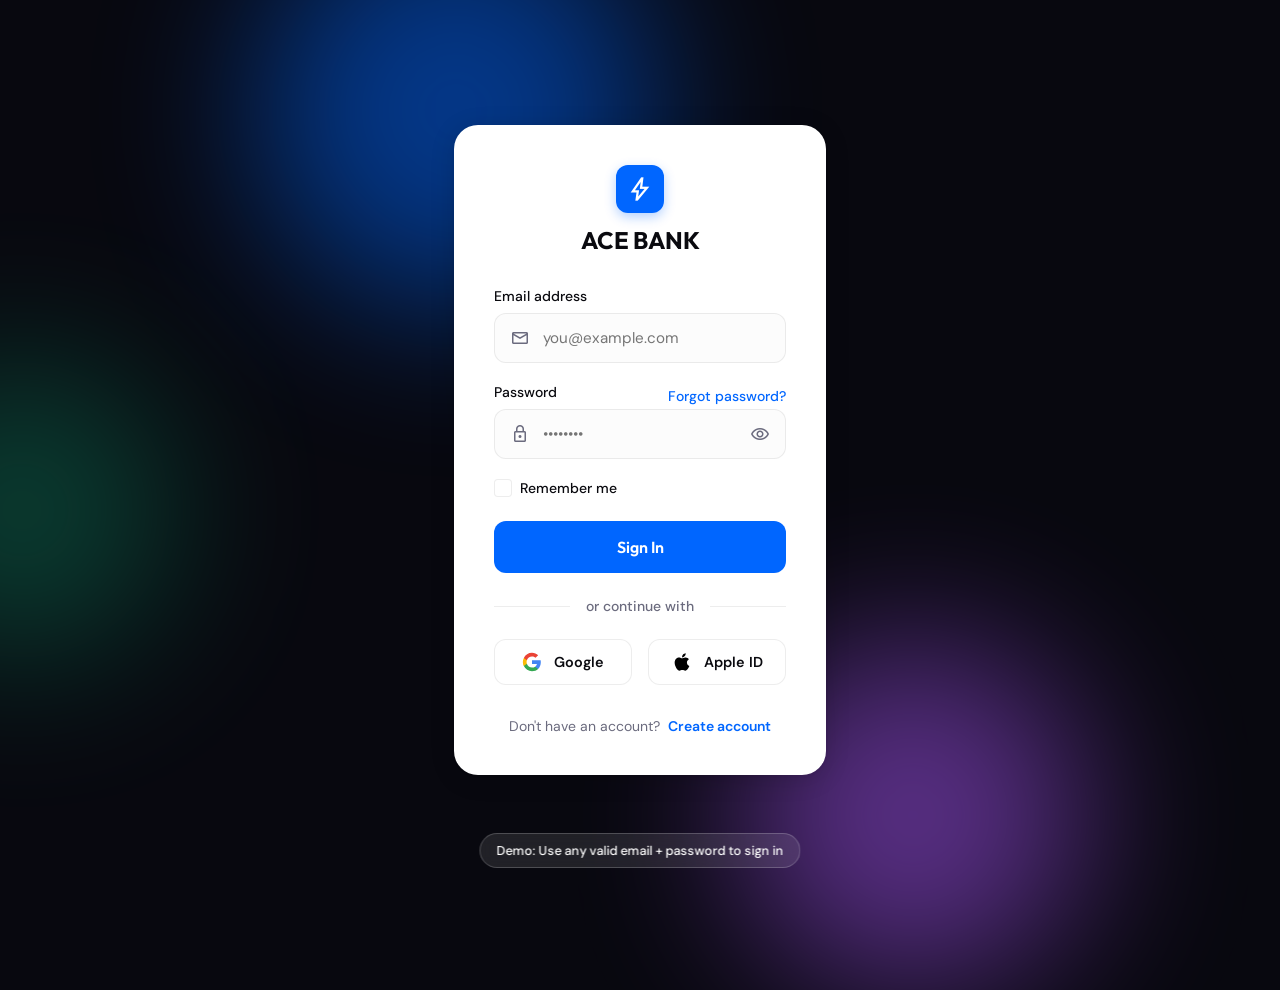
<file: acebank/index.html>
<!DOCTYPE html>
<html lang="en">

<head>
    <meta charset="UTF-8">
    <meta name="viewport" content="width=device-width, initial-scale=1.0">
    <title>Login - ACE Bank</title>
    <!-- Google Fonts -->
    <link rel="preconnect" href="https://fonts.googleapis.com">
    <link rel="preconnect" href="https://fonts.gstatic.com" crossorigin>
    <link
        href="https://fonts.googleapis.com/css2?family=DM+Sans:opsz,wght@9..40,400;9..40,500;9..40,600&family=Outfit:wght@400;500;600;700&display=swap"
        rel="stylesheet">
    <!-- Material Symbols -->
    <link href="https://fonts.googleapis.com/css2?family=Material+Symbols+Outlined" rel="stylesheet" />
    <!-- Custom CSS -->
    <link rel="stylesheet" href="css/login.css">
</head>

<body>

    <!-- Animated background blobs -->
    <div class="blob blob-blue"></div>
    <div class="blob blob-purple"></div>
    <div class="blob blob-green"></div>

    <!-- Main Container -->
    <main class="login-container">

        <!-- Login Card -->
        <div class="login-card" id="loginCard">

            <!-- Header -->
            <div class="card-header">
                <div class="logo">
                    <div class="logo-icon">
                        <span class="material-symbols-outlined">bolt</span>
                    </div>
                    <h1>ACE BANK</h1>
                </div>
            </div>

            <!-- Error Banner -->
            <div id="errorBanner" class="error-banner hidden">
                <span class="material-symbols-outlined">error</span>
                <span id="errorMessage">Invalid credentials. Please try again.</span>
            </div>

            <!-- Form -->
            <form id="loginForm" autocomplete="off">

                <div class="input-group">
                    <label for="email">Email address</label>
                    <div class="input-wrapper">
                        <span class="material-symbols-outlined input-icon">mail</span>
                        <input type="email" id="email" placeholder="you@example.com" required>
                    </div>
                </div>

                <div class="input-group">
                    <div class="label-row">
                        <label for="password">Password</label>
                        <a href="#" id="forgotPasswordLink">Forgot password?</a>
                    </div>
                    <div class="input-wrapper">
                        <span class="material-symbols-outlined input-icon">lock</span>
                        <input type="password" id="password" placeholder="••••••••" minlength="4" required>
                        <button type="button" id="togglePasswordBtn" class="icon-btn"
                            aria-label="Toggle password visibility">
                            <span class="material-symbols-outlined">visibility</span>
                        </button>
                    </div>
                </div>

                <div class="remember-row row-flex">
                    <label class="custom-checkbox">
                        <input type="checkbox" id="rememberMe">
                        <span class="checkmark">
                            <span class="material-symbols-outlined">check</span>
                        </span>
                    </label>
                    <span class="remember-text">Remember me</span>
                </div>

                <button type="submit" id="signInBtn" class="btn-primary ripple-container">
                    <span class="btn-text">Sign In</span>
                    <span class="spinner material-symbols-outlined hidden">progress_activity</span>
                </button>

                <div class="divider">
                    <span>or continue with</span>
                </div>

                <div class="social-login">
                    <button type="button" id="googleBtn" class="btn-social ripple-container">
                        <svg viewBox="0 0 24 24" width="20" height="20" xmlns="http://www.w3.org/2000/svg">
                            <path
                                d="M22.56 12.25c0-.78-.07-1.53-.2-2.25H12v4.26h5.92c-.26 1.37-1.04 2.53-2.21 3.31v2.77h3.57c2.08-1.92 3.28-4.74 3.28-8.09z"
                                fill="#4285F4" />
                            <path
                                d="M12 23c2.97 0 5.46-.98 7.28-2.66l-3.57-2.77c-.98.66-2.23 1.06-3.71 1.06-2.86 0-5.29-1.93-6.16-4.53H2.18v2.84C3.99 20.53 7.7 23 12 23z"
                                fill="#34A853" />
                            <path
                                d="M5.84 14.09c-.22-.66-.35-1.36-.35-2.09s.13-1.43.35-2.09V7.07H2.18C1.43 8.55 1 10.22 1 12s.43 3.45 1.18 4.93l2.85-2.22.81-.62z"
                                fill="#FBBC05" />
                            <path
                                d="M12 5.38c1.62 0 3.06.56 4.21 1.64l3.15-3.15C17.45 2.09 14.97 1 12 1 7.7 1 3.99 3.47 2.18 7.07l3.66 2.84c.87-2.6 3.3-4.53 6.16-4.53z"
                                fill="#EA4335" />
                        </svg>
                        Google
                    </button>
                    <button type="button" id="appleBtn" class="btn-social ripple-container">
                        <svg viewBox="0 0 384 512" width="20" height="20" xmlns="http://www.w3.org/2000/svg">
                            <path
                                d="M318.7 268.7c-.2-36.7 16.4-64.4 50-84.8-18.8-26.9-47.2-41.7-84.7-44.6-35.5-2.8-74.3 20.7-88.5 20.7-15 0-49.4-19.7-76.4-19.7C63.3 141.2 4 184.8 4 273.5q0 39.3 14.4 81.2c12.8 36.7 59 126.7 107.2 125.2 25.2-.6 43-17.9 75.8-17.9 31.8 0 48.3 17.9 76.4 17.9 48.6-.7 90.4-82.5 102.6-119.3-65.2-30.7-61.7-90-61.7-91.9zm-56.6-164.2c27.3-32.4 24.8-61.9 24-72.5-24.1 1.4-52 16.4-67.9 34.9-17.5 19.8-27.8 44.3-25.6 71.9 26.1 2 49.9-11.4 69.5-34.3z" />
                        </svg>
                        Apple ID
                    </button>
                </div>
            </form>

            <!-- Footer links -->
            <div class="card-footer">
                <span>Don't have an account?</span>
                <a href="#" id="createAccountLink">Create account</a>
            </div>

        </div> <!-- /.login-card -->

    </main>

    <div class="demo-hint">Demo: Use any valid email + password to sign in</div>

    <!-- Toast Container -->
    <div id="toastContainer" class="toast-container"></div>

    <script src="js/login.js"></script>
</body>

</html>
</file>
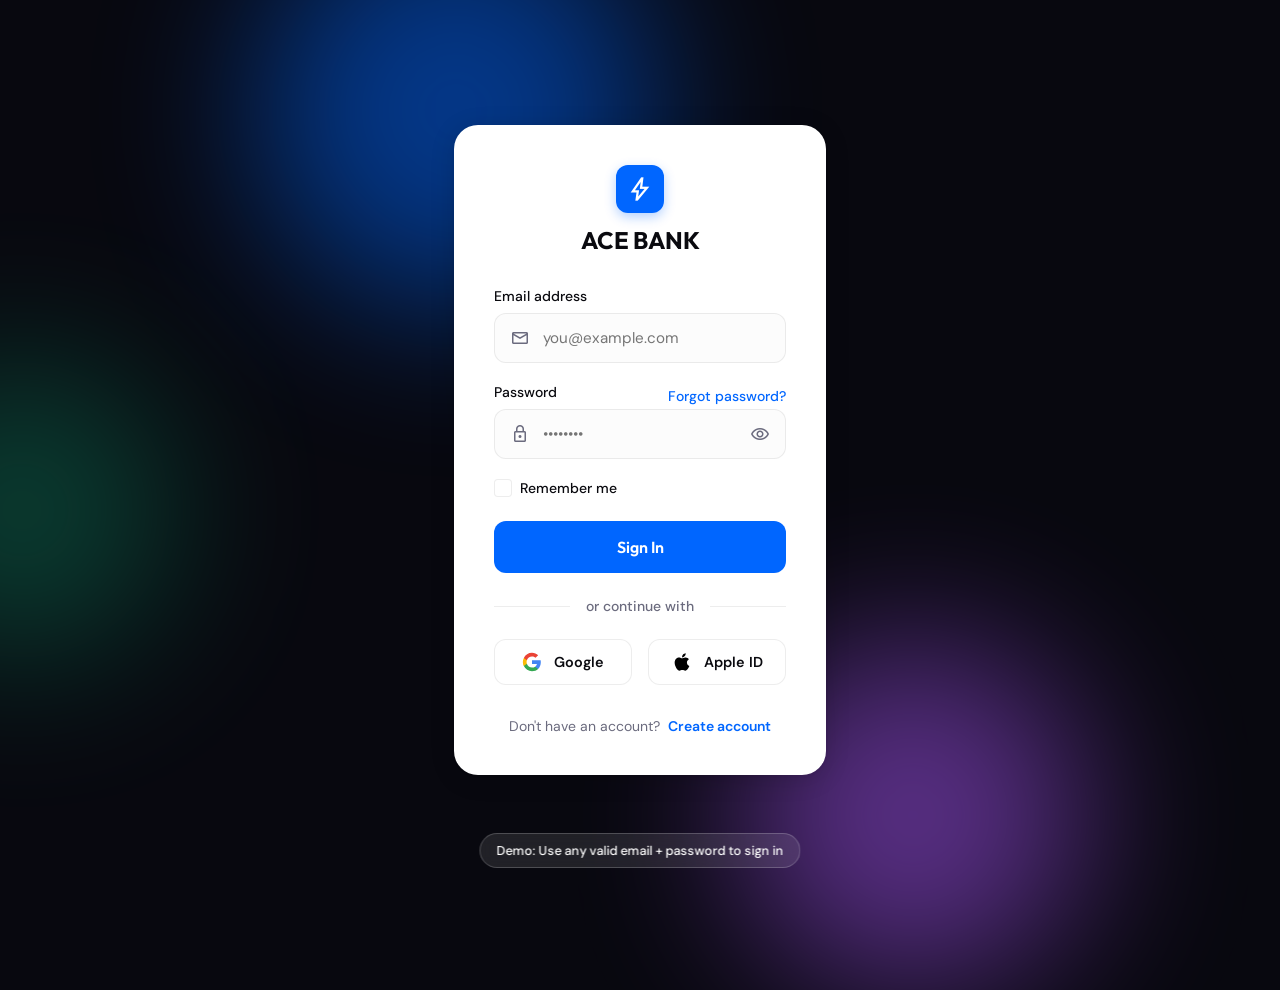
<file: acebank/dashboard.html>
<!DOCTYPE html>
<html lang="en">

<head>
    <meta charset="UTF-8">
    <meta name="viewport" content="width=device-width, initial-scale=1.0">
    <title>Dashboard - ACE Bank</title>
    <link rel="preconnect" href="https://fonts.googleapis.com">
    <link rel="preconnect" href="https://fonts.gstatic.com" crossorigin>
    <link
        href="https://fonts.googleapis.com/css2?family=DM+Sans:wght@400;500;600&family=Outfit:wght@400;500;600;700;800&display=swap"
        rel="stylesheet">
    <link href="https://fonts.googleapis.com/css2?family=Material+Symbols+Outlined" rel="stylesheet" />
    <link rel="stylesheet" href="css/dashboard.css">
</head>

<body data-theme="light">

    <!-- Sidebar -->
    <aside class="sidebar" id="sidebar">
        <div class="sidebar-header">
            <div class="logo">
                <div class="logo-icon">
                    <span class="material-symbols-outlined">bolt</span>
                </div>
                <h2>ACE BANK</h2>
            </div>
        </div>

        <nav class="sidebar-nav">
            <ul>
                <li class="active" data-page="dashboard" onclick="SAL.actions.switchPage('dashboard')">
                    <div class="active-indicator"></div>
                    <span class="material-symbols-outlined">dashboard</span>
                    Dashboard
                </li>
                <li data-page="accounts" onclick="SAL.actions.switchPage('accounts')">
                    <div class="active-indicator"></div>
                    <span class="material-symbols-outlined">account_balance_wallet</span>
                    Accounts
                </li>
                <li data-page="transactions" onclick="SAL.actions.switchPage('transactions')">
                    <div class="active-indicator"></div>
                    <span class="material-symbols-outlined">swap_horiz</span>
                    Transactions
                    <span class="badge" id="navTxBadge">4</span>
                </li>
                <li data-page="analytics" onclick="SAL.actions.switchPage('analytics')">
                    <div class="active-indicator"></div>
                    <span class="material-symbols-outlined">monitoring</span>
                    Analytics
                </li>
                <li data-page="cards" onclick="SAL.actions.switchPage('cards')">
                    <div class="active-indicator"></div>
                    <span class="material-symbols-outlined">credit_card</span>
                    Cards
                </li>
            </ul>

            <div class="nav-section-label">Preferences</div>
            <ul>
                <li data-page="settings" onclick="SAL.actions.switchPage('settings')">
                    <div class="active-indicator"></div>
                    <span class="material-symbols-outlined">settings</span>
                    Settings
                </li>
                <li data-page="support" onclick="SAL.actions.switchPage('support')">
                    <div class="active-indicator"></div>
                    <span class="material-symbols-outlined">help_outline</span>
                    Support
                </li>
            </ul>
        </nav>

        <div class="sidebar-footer">
            <div class="user-profile">
                <div class="avatar" style="background: linear-gradient(135deg, #0066ff, #a855f7)"></div>
                <div class="user-info">
                    <span class="user-name" id="sidebarUserName">User</span>
                    <span class="user-role">Premium Client</span>
                </div>
                <button class="logout-btn" onclick="SAL.actions.logout()" title="Logout">
                    <span class="material-symbols-outlined">logout</span>
                </button>
            </div>
        </div>
    </aside>

    <!-- Main Content -->
    <main class="main-content">
        <!-- Header -->
        <header class="top-header">
            <div class="search-bar">
                <span class="material-symbols-outlined">search</span>
                <input type="text" id="searchInput" placeholder="Search transactions, accounts..."
                    oninput="SAL.actions.handleSearch()">
                <div class="search-dropdown" id="searchDropdown"></div>
            </div>

            <div class="header-actions">
                <button class="icon-btn" onclick="SAL.actions.toggleDarkMode()" title="Toggle Dark Mode">
                    <span class="material-symbols-outlined" id="darkModeIcon">dark_mode</span>
                </button>
                <button class="icon-btn" onclick="SAL.actions.toggleNotifPanel()" title="Notifications">
                    <span class="material-symbols-outlined">notifications</span>
                    <span class="pulse-dot" id="notifDot"></span>
                </button>
                <button class="btn-primary new-payment-btn" onclick="SAL.actions.openModal('newPaymentModal')">
                    <span class="material-symbols-outlined">add</span>
                    NEW PAYMENT
                </button>
            </div>
        </header>

        <!-- Pages Container -->
        <div class="pages-container">

            <!-- PAGE: Dashboard -->
            <div id="page-dashboard" class="page-view active animate-fade-up">

                <div class="hero-card">
                    <div class="hero-left">
                        <div class="hero-label">Total Available Balance</div>
                        <div class="hero-balance">
                            <h1 id="heroBalance">₹0.00</h1>
                            <span class="trend-badge positive">
                                <span class="material-symbols-outlined">trending_up</span>
                                +2.4%
                            </span>
                        </div>
                        <div class="hero-tag">Primary Savings •••• 4242</div>
                    </div>
                    <div class="hero-right">
                        <button class="btn-primary" onclick="SAL.actions.openModal('transferModal')">Transfer
                            Money</button>
                        <button class="btn-secondary" onclick="SAL.actions.openModal('addFundsModal')">Add
                            Funds</button>
                    </div>
                </div>

                <div class="stats-grid">
                    <div class="stat-card ripple-container" onclick="SAL.actions.switchPage('analytics')">
                        <div class="stat-icon positive">
                            <span class="material-symbols-outlined">trending_up</span>
                        </div>
                        <div class="stat-details">
                            <div class="stat-title">Monthly Income</div>
                            <div class="stat-value">₹0.00</div>
                            <div class="stat-trend text-muted">No data</div>
                        </div>
                    </div>
                    <div class="stat-card ripple-container" onclick="SAL.actions.switchPage('analytics')">
                        <div class="stat-icon negative">
                            <span class="material-symbols-outlined">trending_down</span>
                        </div>
                        <div class="stat-details">
                            <div class="stat-title">Expenses</div>
                            <div class="stat-value">₹0.00</div>
                            <div class="stat-trend text-muted">No data</div>
                        </div>
                    </div>
                    <div class="stat-card ripple-container" onclick="SAL.actions.switchPage('accounts')">
                        <div class="stat-icon info">
                            <span class="material-symbols-outlined">bar_chart</span>
                        </div>
                        <div class="stat-details">
                            <div class="stat-title">Investments</div>
                            <div class="stat-value">₹0.00</div>
                            <div class="stat-trend text-muted">No data</div>
                        </div>
                    </div>
                    <div class="stat-card ripple-container"
                        onclick="SAL.actions.showToast('Credit score breakdown coming soon', 'info')">
                        <div class="stat-icon success">
                            <span class="material-symbols-outlined">verified</span>
                        </div>
                        <div class="stat-details">
                            <div class="stat-title">Credit Score</div>
                            <div class="stat-value">---</div>
                            <div class="stat-trend text-muted">No score yet</div>
                        </div>
                    </div>
                </div>

                <div class="quick-actions-grid">
                    <div class="action-card ripple-container" onclick="SAL.actions.openModal('transferModal')">
                        <div class="action-icon" style="background:#e0f2fe; color:#0284c7;"><span
                                class="material-symbols-outlined">send</span></div>
                        <span>Send Money</span>
                    </div>
                    <div class="action-card ripple-container" onclick="SAL.actions.openModal('addFundsModal')">
                        <div class="action-icon" style="background:#dcfce7; color:#16a34a;"><span
                                class="material-symbols-outlined">download</span></div>
                        <span>Receive</span>
                    </div>
                    <div class="action-card ripple-container" onclick="SAL.actions.openModal('scanPayModal')">
                        <div class="action-icon" style="background:#fef3c7; color:#d97706;"><span
                                class="material-symbols-outlined">qr_code_scanner</span></div>
                        <span>Scan & Pay</span>
                    </div>
                    <div class="action-card ripple-container" onclick="SAL.actions.openModal('newPaymentModal')">
                        <div class="action-icon" style="background:#f3e8ff; color:#9333ea;"><span
                                class="material-symbols-outlined">receipt_long</span></div>
                        <span>Pay Bills</span>
                    </div>
                </div>

                <div class="dashboard-bottom-grid">
                    <div class="recent-txns-panel card">
                        <div class="panel-header">
                            <h3>Recent Transactions</h3>
                            <button class="btn-text" onclick="SAL.actions.switchPage('transactions')">View All</button>
                        </div>
                        <div class="txn-list" id="dashboardTxnList">
                            <!-- Injected via JS -->
                        </div>
                    </div>

                    <div class="spending-panel card">
                        <div class="panel-header">
                            <h3>Spending Summary</h3>
                        </div>
                        <div class="donut-chart-container">
                            <svg viewBox="0 0 36 36" class="donut-chart">
                                <circle class="donut-ring" cx="18" cy="18" r="15.915" fill="transparent"
                                    stroke="var(--border)" stroke-width="3"></circle>
                                <circle class="donut-segment tech" cx="18" cy="18" r="15.915" fill="transparent"
                                    stroke="var(--primary)" stroke-width="3" stroke-dasharray="60 40"
                                    stroke-dashoffset="25"></circle>
                                <circle class="donut-segment food" cx="18" cy="18" r="15.915" fill="transparent"
                                    stroke="var(--bg-dark)" stroke-width="3" stroke-dasharray="25 75"
                                    stroke-dashoffset="-35"></circle>
                                <circle class="donut-segment life" cx="18" cy="18" r="15.915" fill="transparent"
                                    stroke="var(--text-muted)" stroke-width="3" stroke-dasharray="15 85"
                                    stroke-dashoffset="-60"></circle>
                                <g class="donut-text">
                                    <text x="18" y="16" class="donut-lbl">TOTAL</text>
                                    <text x="18" y="22" class="donut-val">₹18.2k</text>
                                </g>
                            </svg>
                        </div>
                        <div class="legend">
                            <div class="legend-item ripple-container"
                                onclick="SAL.actions.showToast('Technology: ₹10,920 (60%)', 'info')">
                                <span class="dot bg-tech" style="background:var(--primary)"></span> Technology (60%)
                            </div>
                            <div class="legend-item ripple-container"
                                onclick="SAL.actions.showToast('Food: ₹4,550 (25%)', 'info')">
                                <span class="dot bg-food" style="background:var(--bg-dark)"></span> Food (25%)
                            </div>
                            <div class="legend-item ripple-container"
                                onclick="SAL.actions.showToast('Lifestyle: ₹2,730 (15%)', 'info')">
                                <span class="dot bg-life" style="background:var(--text-muted)"></span> Lifestyle (15%)
                            </div>
                        </div>
                    </div>
                </div>

            </div>

            <!-- PAGE: Accounts -->
            <div id="page-accounts" class="page-view animate-fade-up hidden">
                <div class="page-header">
                    <h2>My Accounts</h2>
                    <button class="btn-primary" onclick="SAL.actions.openModal('addAccountModal')">Add Account</button>
                </div>
                <div class="accounts-list">
                    <div class="account-card card ripple-container"
                        onclick="SAL.actions.showToast('Full statement coming soon', 'info')">
                        <div class="acc-info">
                            <h3>Primary Savings •••• 4242</h3>
                            <span class="acc-bank text-muted">HDFC Bank</span>
                        </div>
                        <div class="acc-meta">
                            <div class="acc-bal hero-bal-display">₹0.00</div>
                            <span class="badge positive">Active</span>
                        </div>
                    </div>
                    <div class="account-card card ripple-container"
                        onclick="SAL.actions.showToast('Full statement coming soon', 'info')">
                        <div class="acc-info">
                            <h3>Current Account •••• 8891</h3>
                            <span class="acc-bank text-muted">SBI</span>
                        </div>
                        <div class="acc-meta">
                            <div class="acc-bal">₹0.00</div>
                            <span class="badge positive">Active</span>
                        </div>
                    </div>
                    <div class="account-card card ripple-container"
                        onclick="SAL.actions.showToast('Full statement coming soon', 'info')">
                        <div class="acc-info">
                            <h3>Investment Portfolio</h3>
                            <span class="acc-bank text-muted">Zerodha</span>
                        </div>
                        <div class="acc-meta">
                            <div class="acc-bal">₹0.00</div>
                            <span class="trend-badge text-muted">No data</span>
                        </div>
                    </div>
                </div>
            </div>

            <!-- PAGE: Transactions -->
            <div id="page-transactions" class="page-view animate-fade-up hidden">
                <div class="page-header">
                    <h2>All Transactions</h2>
                    <div class="actions-row">
                        <button class="btn-secondary"
                            onclick="SAL.actions.showToast('Filter panel coming in next update', 'info')">
                            <span class="material-symbols-outlined">filter_list</span> Filter
                        </button>
                        <button class="btn-secondary" onclick="SAL.actions.exportTransactions()">
                            <span class="material-symbols-outlined">download</span> Export CSV
                        </button>
                    </div>
                </div>
                <div class="card full-txn-card">
                    <div class="txn-list" id="fullTxnList">
                        <!-- Injected via JS -->
                    </div>
                </div>
            </div>

            <!-- PAGE: Analytics -->
            <div id="page-analytics" class="page-view animate-fade-up hidden">
                <div class="page-header">
                    <h2>Analytics & Reports</h2>
                </div>

                <div class="analytics-grid">
                    <div class="chart-panel card">
                        <div class="panel-header">
                            <h3>Monthly Spending</h3>
                            <select class="form-input year-select" style="width:100px; padding:0.5rem;"
                                onchange="SAL.actions.updateChartYear(this.value)">
                                <option value="2024">2024</option>
                                <option value="2023">2023</option>
                            </select>
                        </div>
                        <div class="bar-chart-container" id="spendingBarChart">
                            <!-- Injected JS bars -->
                        </div>
                    </div>

                    <div class="inc-exp-panel card">
                        <h3>Income vs Expenses</h3>
                        <div class="progress-bar-group" style="margin-top:1.5rem">
                            <div class="prog-labels">
                                <span>Income</span>
                                <span>₹0.00</span>
                            </div>
                            <div class="prog-track">
                                <div class="prog-fill bg-success" style="width: 80%"></div>
                            </div>
                        </div>
                        <div class="progress-bar-group" style="margin-top:1.5rem">
                            <div class="prog-labels">
                                <span>Expenses</span>
                                <span>₹0.00</span>
                            </div>
                            <div class="prog-track">
                                <div class="prog-fill bg-error" style="width: 40%"></div>
                            </div>
                        </div>
                    </div>
                </div>

                <h3 style="margin:2rem 0 1rem;">Category Breakdown</h3>
                <div class="category-grid">
                    <div class="cat-card card">
                        <div class="cat-icon" style="background:var(--primary);color:white;"><span
                                class="material-symbols-outlined">devices</span></div>
                        <div class="cat-details">
                            <div class="cat-title">Technology</div>
                            <div class="cat-amt">₹0.00</div>
                        </div>
                    </div>
                    <div class="cat-card card">
                        <div class="cat-icon" style="background:var(--bg-dark);color:white;"><span
                                class="material-symbols-outlined">restaurant</span></div>
                        <div class="cat-details">
                            <div class="cat-title">Food & Dining</div>
                            <div class="cat-amt">₹0.00</div>
                        </div>
                    </div>
                    <div class="cat-card card">
                        <div class="cat-icon" style="background:var(--text-muted);color:white;"><span
                                class="material-symbols-outlined">shopping_bag</span></div>
                        <div class="cat-details">
                            <div class="cat-title">Lifestyle</div>
                            <div class="cat-amt">₹0.00</div>
                        </div>
                    </div>
                    <div class="cat-card card">
                        <div class="cat-icon" style="background:var(--info);color:white;"><span
                                class="material-symbols-outlined">commute</span></div>
                        <div class="cat-details">
                            <div class="cat-title">Transport</div>
                            <div class="cat-amt">₹0.00</div>
                        </div>
                    </div>
                </div>
            </div>

            <!-- PAGE: Cards -->
            <div id="page-cards" class="page-view animate-fade-up hidden">
                <div class="page-header">
                    <h2>My Cards</h2>
                    <button class="btn-primary" onclick="SAL.actions.openModal('applyCardModal')">Apply for
                        Card</button>
                </div>

                <div class="cards-layout">
                    <!-- Left: Card Visual -->
                    <div class="card-visual-col">
                        <div class="credit-card-visual" id="creditCardVisual"
                            onclick="SAL.actions.showToast('Card active. Next billing cycle: Nov 15.', 'info')">
                            <div class="card-glass"></div>
                            <div class="card-top">
                                <span class="material-symbols-outlined">contactless</span>
                                <span class="card-type">ACE Signature</span>
                            </div>
                            <div class="card-chip"></div>
                            <div class="card-number">4521 8891 3324 7654</div>
                            <div class="card-bottom">
                                <div class="card-holder">
                                    <span class="lbl-small">Card Holder</span>
                                    <span class="val-txt" id="cardHolderName">ARJUN MEHTA</span>
                                </div>
                                <div class="card-expiry">
                                    <span class="lbl-small">Expires</span>
                                    <span class="val-txt">09/28</span>
                                </div>
                                <div class="card-logo">
                                    <div class="circle c1"></div>
                                    <div class="circle c2"></div>
                                </div>
                            </div>
                        </div>

                        <div class="card-actions-row" style="margin-top:1.5rem">
                            <button class="btn-secondary" style="width:100%" id="freezeCardBtn"
                                onclick="SAL.actions.toggleFreezeCard()">
                                <span class="material-symbols-outlined">ac_unit</span> <span id="freezeBtnText">Freeze
                                    Card</span>
                            </button>
                            <button class="btn-secondary" style="width:100%"
                                onclick="SAL.actions.showToast('CVV: 482 | PIN: ****', 'info')">
                                <span class="material-symbols-outlined">visibility</span> View Details
                            </button>
                        </div>
                    </div>

                    <!-- Right: Info -->
                    <div class="card-info-col">
                        <div class="card spend-panel">
                            <h3>Monthly Spend Limit</h3>
                            <div class="spend-stats" style="margin-top:1rem">
                                <div class="s-left">
                                    <span class="text-muted">Used</span>
                                    <h4>₹0.00</h4>
                                </div>
                                <div class="s-right text-right">
                                    <span class="text-muted">Total Limit</span>
                                    <h4>₹0.00</h4>
                                </div>
                            </div>
                            <div class="prog-track" style="margin-top:1rem">
                                <div class="prog-fill" style="width: 0%; background:var(--primary);"></div>
                            </div>
                        </div>

                        <div class="card" style="margin-top:1.5rem">
                            <h3>Recent Card Activity</h3>
                            <div class="txn-list" style="margin-top:1rem">
                                <div class="text-muted text-sm text-center py-4">No recent activity</div>
                            </div>
                        </div>
                    </div>
                </div>
            </div>

            <!-- PAGE: Settings -->
            <div id="page-settings" class="page-view animate-fade-up hidden">
                <div class="page-header">
                    <h2>Preferences & Settings</h2>
                </div>

                <div class="settings-grid">
                    <div class="settings-card card">
                        <h3>Notifications</h3>
                        <div class="setting-row">
                            <div class="set-text">
                                <h4>Transaction Alerts</h4>
                                <p class="text-muted">Get emails and push notifications for deposits and withdrawals.
                                </p>
                            </div>
                            <label class="switch">
                                <input type="checkbox" id="set-txalert" onchange="SAL.actions.updateSetting('txalert')">
                                <span class="slider round"></span>
                            </label>
                        </div>
                        <div class="setting-row">
                            <div class="set-text">
                                <h4>Payment Reminders</h4>
                                <p class="text-muted">Notify me 3 days before scheduled payments.</p>
                            </div>
                            <label class="switch">
                                <input type="checkbox" id="set-reminders"
                                    onchange="SAL.actions.updateSetting('reminders')">
                                <span class="slider round"></span>
                            </label>
                        </div>
                        <div class="setting-row">
                            <div class="set-text">
                                <h4>Marketing Emails</h4>
                                <p class="text-muted">Receive ACE Bank news, offers, and surveys.</p>
                            </div>
                            <label class="switch">
                                <input type="checkbox" id="set-marketing"
                                    onchange="SAL.actions.updateSetting('marketing')">
                                <span class="slider round"></span>
                            </label>
                        </div>
                    </div>

                    <div class="settings-card card">
                        <h3>Security & Access</h3>
                        <div class="setting-row">
                            <div class="set-text">
                                <h4>Two-Factor Authentication (2FA)</h4>
                                <p class="text-muted">Require an SMS code for untrusted devices.</p>
                            </div>
                            <label class="switch">
                                <input type="checkbox" id="set-2fa" onchange="SAL.actions.updateSetting('2fa')">
                                <span class="slider round"></span>
                            </label>
                        </div>
                        <div class="setting-row">
                            <div class="set-text">
                                <h4>Biometric Login</h4>
                                <p class="text-muted">Use Fingerprint or Face ID when using our mobile app.</p>
                            </div>
                            <label class="switch">
                                <input type="checkbox" id="set-biometric"
                                    onchange="SAL.actions.updateSetting('biometric')">
                                <span class="slider round"></span>
                            </label>
                        </div>
                    </div>
                </div>

                <div class="settings-actions" style="margin-top:1.5rem; display:flex; gap:1rem;">
                    <button class="btn-primary"
                        onclick="SAL.actions.showToast('Settings saved successfully', 'success')">Save Changes</button>
                    <button class="btn-secondary" onclick="SAL.actions.resetSettings()">Reset Defaults</button>
                </div>
            </div>

            <!-- PAGE: Support -->
            <div id="page-support" class="page-view animate-fade-up hidden">
                <div class="page-header">
                    <h2>Help & Support</h2>
                </div>

                <div class="support-grid">
                    <div class="card support-card ripple-container" onclick="SAL.actions.startLiveChat()">
                        <span class="material-symbols-outlined s-icon">chat_bubble</span>
                        <h3>Live Chat Support</h3>
                        <p class="text-muted">Connect with our support team instantly.</p>
                        <span class="material-symbols-outlined s-arrow">chevron_right</span>
                    </div>
                    <div class="card support-card ripple-container" onclick="SAL.actions.callSupport()">
                        <span class="material-symbols-outlined s-icon">call</span>
                        <h3>Call Support</h3>
                        <p class="text-muted">Speak directly to an ACE agent. 24/7.</p>
                        <span class="material-symbols-outlined s-arrow">chevron_right</span>
                    </div>
                    <div class="card support-card ripple-container"
                        onclick="SAL.actions.showToast('Redirecting to Knowledge Base...', 'info')">
                        <span class="material-symbols-outlined s-icon">menu_book</span>
                        <h3>FAQ & Knowledge Base</h3>
                        <p class="text-muted">Browse articles, tutorials, and common issues.</p>
                        <span class="material-symbols-outlined s-arrow">chevron_right</span>
                    </div>
                    <div class="card support-card ripple-container"
                        onclick="SAL.actions.openModal('submitTicketModal')">
                        <span class="material-symbols-outlined s-icon">support_agent</span>
                        <h3>Submit a Ticket</h3>
                        <p class="text-muted">Create a detailed request for technical issues.</p>
                        <span class="material-symbols-outlined s-arrow">chevron_right</span>
                    </div>
                </div>
            </div>

        </div> <!-- /Pages Container -->

    </main>

    <!-- Overlay & Modals -->
    <div class="modal-overlay hidden" id="modalOverlay" onclick="SAL.actions.closeModal()"></div>

    <!-- Notification Panel -->
    <aside class="notif-panel hidden" id="notifPanel">
        <div class="notif-header">
            <h3>Notifications</h3>
            <button class="icon-btn" onclick="SAL.actions.closeNotifPanel()"><span
                    class="material-symbols-outlined">close</span></button>
        </div>
        <div class="notif-actions" style="padding: 0 1.5rem 1rem;">
            <button class="btn-text" onclick="SAL.actions.markAllNotifsRead()">Mark all as read</button>
        </div>
        <div class="notif-list" id="notifList">
            <!-- Injected via JS -->
        </div>
    </aside>

    <!-- Transfer Modal -->
    <div class="modal hidden" id="transferModal">
        <div class="modal-header">
            <h3>Transfer Money</h3>
            <button class="icon-btn" onclick="SAL.actions.closeModal()"><span
                    class="material-symbols-outlined">close</span></button>
        </div>
        <div class="modal-body">
            <form id="transferForm" onsubmit="SAL.actions.handleTransfer(event)">
                <div class="input-group">
                    <label>From Account</label>
                    <select class="form-input">
                        <option>Primary Savings (₹<span class="modal-bal-display"></span>)</option>
                    </select>
                </div>
                <div class="input-group">
                    <label>Recipient Name or UPI ID</label>
                    <input type="text" id="transferRecipient" class="form-input" placeholder="e.g. rakesh@upi" required>
                </div>
                <div class="input-group">
                    <label>Amount (₹)</label>
                    <input type="number" id="transferAmount" class="form-input" min="1" placeholder="Enter amount"
                        required>
                </div>
                <div class="input-group">
                    <label>Note (Optional)</label>
                    <input type="text" id="transferNote" class="form-input" placeholder="e.g. Dinner">
                </div>
                <button type="submit" class="btn-primary w-full" style="margin-top:1.5rem">Confirm Transfer</button>
            </form>
        </div>
    </div>

    <!-- Add Funds Modal -->
    <div class="modal hidden" id="addFundsModal">
        <div class="modal-header">
            <h3>Add Funds</h3>
            <button class="icon-btn" onclick="SAL.actions.closeModal()"><span
                    class="material-symbols-outlined">close</span></button>
        </div>
        <div class="modal-body">
            <form id="addFundsForm" onsubmit="SAL.actions.handleAddFunds(event)">
                <div class="input-group">
                    <label>Amount (₹)</label>
                    <input type="number" id="addFundsAmount" class="form-input" min="1" placeholder="Enter amount"
                        required>
                </div>
                <div class="input-group">
                    <label>Payment Method</label>
                    <select id="addFundsMethod" class="form-input">
                        <option value="UPI">UPI</option>
                        <option value="Net Banking">Net Banking</option>
                        <option value="Debit Card">Debit Card</option>
                        <option value="NEFT">NEFT</option>
                    </select>
                </div>
                <button type="submit" class="btn-primary w-full" style="margin-top:1.5rem">Add to Balance</button>
            </form>
        </div>
    </div>

    <!-- New Payment Modal -->
    <div class="modal hidden" id="newPaymentModal">
        <div class="modal-header">
            <h3>New Payment</h3>
            <button class="icon-btn" onclick="SAL.actions.closeModal()"><span
                    class="material-symbols-outlined">close</span></button>
        </div>
        <div class="modal-body">
            <form id="newPaymentForm" onsubmit="SAL.actions.handleNewPayment(event)">
                <div class="input-group">
                    <label>Payment Type</label>
                    <select id="paymentType" class="form-input">
                        <option value="Electricity Bill">Electricity Bill</option>
                        <option value="Credit Card Bill">Credit Card Bill</option>
                        <option value="Mobile Recharge">Mobile Recharge</option>
                        <option value="Water Tax">Water Tax</option>
                    </select>
                </div>
                <div class="input-group">
                    <label>Payee / Consumer No.</label>
                    <input type="text" id="paymentPayee" class="form-input" placeholder="Consumer Number" required>
                </div>
                <div class="input-group">
                    <label>Amount (₹)</label>
                    <input type="number" id="paymentAmount" class="form-input" min="1" placeholder="Amount" required>
                </div>
                <button type="submit" class="btn-primary w-full" style="margin-top:1.5rem">Make Payment</button>
            </form>
        </div>
    </div>

    <!-- Scan & Pay Modal -->
    <div class="modal hidden" id="scanPayModal">
        <div class="modal-header">
            <h3>Scan & Pay</h3>
            <button class="icon-btn" onclick="SAL.actions.closeModal()"><span
                    class="material-symbols-outlined">close</span></button>
        </div>
        <div class="modal-body text-center">
            <div class="qr-placeholder" style="margin-bottom:1.5rem">
                <span class="material-symbols-outlined text-muted" style="font-size: 64px;">qr_code_2</span>
            </div>
            <form id="scanPayForm" onsubmit="SAL.actions.handleScanPay(event)" class="text-left">
                <div class="input-group">
                    <label>UPI ID or Phone</label>
                    <input type="text" id="scanPayRecipient" class="form-input" placeholder="e.g. store@okaxis"
                        required>
                </div>
                <div class="input-group">
                    <label>Amount (₹)</label>
                    <input type="number" id="scanPayAmount" class="form-input" min="1" placeholder="Amount" required>
                </div>
                <button type="submit" class="btn-primary w-full" style="margin-top:1.5rem">Pay Now</button>
            </form>
        </div>
    </div>

    <!-- Apply for Card Modal -->
    <div class="modal hidden" id="applyCardModal">
        <div class="modal-header">
            <h3>Apply for Credit Card</h3>
            <button class="icon-btn" onclick="SAL.actions.closeModal()"><span
                    class="material-symbols-outlined">close</span></button>
        </div>
        <div class="modal-body">
            <form id="applyCardForm" onsubmit="SAL.actions.handleApplyCard(event)">
                <div class="input-group">
                    <label>Card Type</label>
                    <select class="form-input">
                        <option>ACE Platinum Rewards</option>
                        <option>ACE Super Cashback</option>
                        <option>ACE Travel Miles</option>
                    </select>
                </div>
                <div class="input-group">
                    <label>Annual Income (₹)</label>
                    <input type="number" class="form-input" placeholder="e.g. 500000" required>
                </div>
                <div class="input-group">
                    <label>Employment Type</label>
                    <select class="form-input">
                        <option>Salaried</option>
                        <option>Self-Employed</option>
                        <option>Business Owner</option>
                    </select>
                </div>
                <button type="submit" class="btn-primary w-full" style="margin-top:1.5rem">Submit Application</button>
            </form>
        </div>
    </div>

    <!-- Submit Ticket Modal -->
    <div class="modal hidden" id="submitTicketModal">
        <div class="modal-header">
            <h3>Submit a Support Ticket</h3>
            <button class="icon-btn" onclick="SAL.actions.closeModal()"><span
                    class="material-symbols-outlined">close</span></button>
        </div>
        <div class="modal-body">
            <form id="submitTicketForm" onsubmit="SAL.actions.handleSubmitTicket(event)">
                <div class="input-group">
                    <label>Issue Category</label>
                    <select class="form-input">
                        <option>Transaction Failure</option>
                        <option>Account Recovery</option>
                        <option>Fraud Report</option>
                        <option>Other Technical Issue</option>
                    </select>
                </div>
                <div class="input-group">
                    <label>Subject</label>
                    <input type="text" class="form-input" placeholder="Brief description of issue" required>
                </div>
                <div class="input-group">
                    <label>Description</label>
                    <textarea class="form-input" rows="4" placeholder="Provide detailed information"
                        required></textarea>
                </div>
                <button type="submit" class="btn-primary w-full" style="margin-top:1.5rem">Create Ticket</button>
            </form>
        </div>
    </div>

    <!-- Add Account Modal -->
    <div class="modal hidden" id="addAccountModal">
        <div class="modal-header">
            <h3>Add External Account</h3>
            <button class="icon-btn" onclick="SAL.actions.closeModal()"><span
                    class="material-symbols-outlined">close</span></button>
        </div>
        <div class="modal-body">
            <form id="addAccountForm" onsubmit="SAL.actions.handleAddAccount(event)">
                <div class="input-group">
                    <label>Bank Name</label>
                    <input type="text" class="form-input" placeholder="e.g. AXIS Bank" required>
                </div>
                <div class="input-group">
                    <label>Account Number</label>
                    <input type="text" class="form-input" placeholder="Account No" required>
                </div>
                <div class="input-group">
                    <label>IFSC Code</label>
                    <input type="text" class="form-input" placeholder="IFSC Code" required>
                </div>
                <button type="submit" class="btn-primary w-full" style="margin-top:1.5rem">Link Account</button>
            </form>
        </div>
    </div>

    <!-- Toast Container -->
    <div id="toastContainer" class="toast-container"></div>

    <script src="js/dashboard.js"></script>
</body>

</html>
</file>
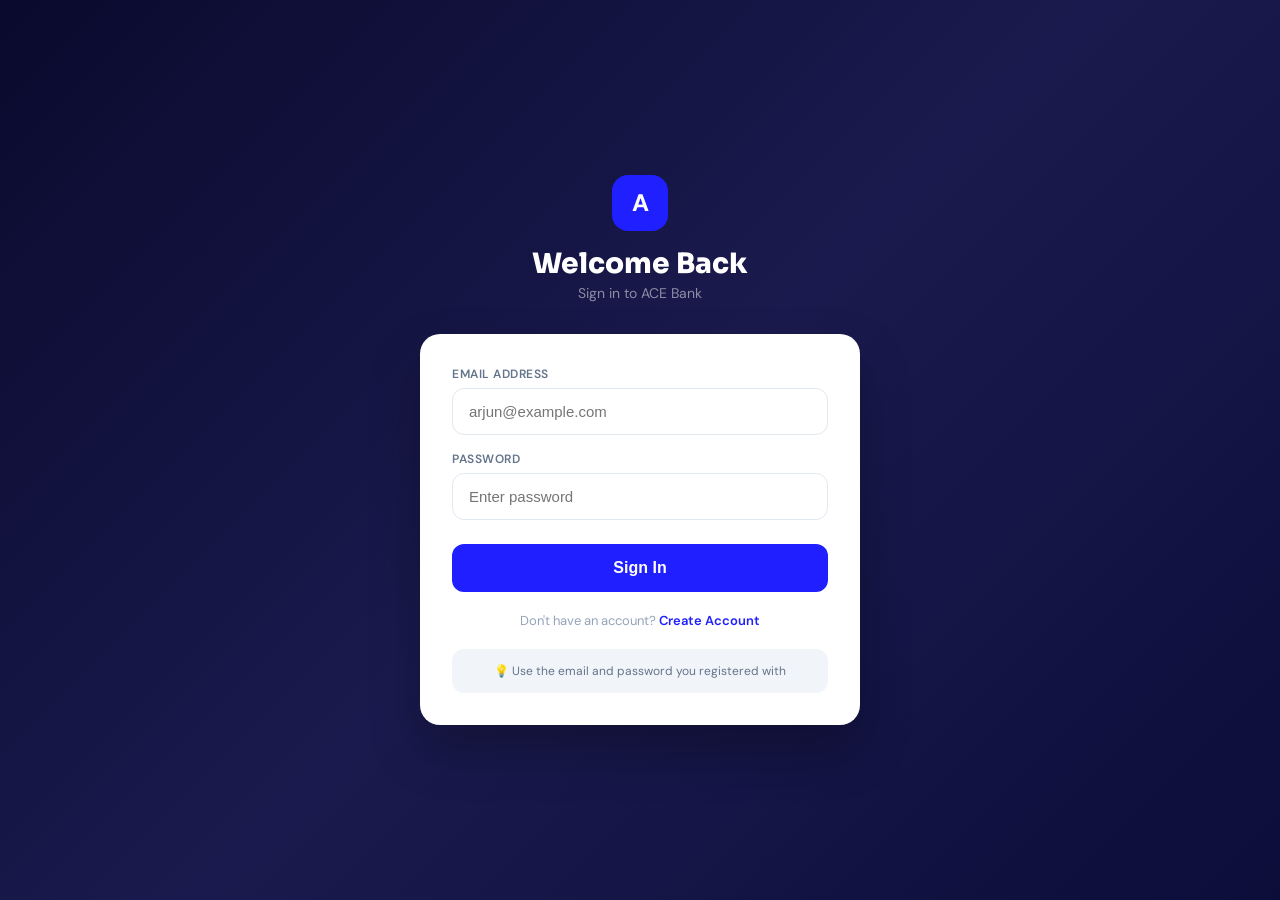
<file: src/main/webapp/ace-v2.html>
<!DOCTYPE html>
<html lang="en">

<head>
    <meta charset="UTF-8">
    <meta name="viewport" content="width=device-width,initial-scale=1.0">
    <title>ACE Bank — Digital Banking Platform</title>
    <link rel="preconnect" href="https://fonts.googleapis.com">
    <link
        href="https://fonts.googleapis.com/css2?family=Sora:wght@400;500;600;700;800&family=DM+Sans:wght@400;500;600;700&family=JetBrains+Mono:wght@400;500&display=swap"
        rel="stylesheet">
    <link
        href="https://fonts.googleapis.com/css2?family=Material+Symbols+Outlined:opsz,wght,FILL,GRAD@20..48,100..700,0..1,-50..200"
        rel="stylesheet">
    <style>
        :root {
            --ace-blue: #1f1fff;
            --ace-blue-dark: #1717cc;
            --ace-blue-xdark: #0d0daa;
            --ace-blue-light: #e8e8ff;
            --ace-blue-glow: rgba(31, 31, 255, 0.15);
            --ace-gold: #f59e0b;
            --ace-gold-dark: #d97706;
            --ace-green: #10b981;
            --ace-green-light: #d1fae5;
            --ace-red: #ef4444;
            --ace-red-light: #fee2e2;
            --ace-purple: #8b5cf6;
            --ace-purple-light: #ede9fe;
            --ace-orange: #f97316;
            --ace-cyan: #06b6d4;
            --bg-body: #f0f4ff;
            --bg-card: #ffffff;
            --bg-dark: #0a0e1a;
            --bg-sidebar: #0b0f1e;
            --bg-sidebar-hover: rgba(255, 255, 255, 0.06);
            --bg-sidebar-active: rgba(31, 31, 255, 0.18);
            --bg-glass: rgba(255, 255, 255, 0.72);
            --bg-overlay: rgba(10, 14, 26, 0.75);
            --text-heading: #0f172a;
            --text-body: #334155;
            --text-muted: #64748b;
            --text-faint: #94a3b8;
            --text-inverse: #f8fafc;
            --text-accent: #1f1fff;
            --border: #e2e8f0;
            --border-focus: #1f1fff;
            --shadow-xs: 0 1px 3px rgba(0, 0, 0, 0.06);
            --shadow-sm: 0 2px 8px rgba(31, 31, 255, 0.06);
            --shadow-md: 0 10px 25px -3px rgba(31, 31, 255, 0.1);
            --shadow-lg: 0 25px 50px -12px rgba(31, 31, 255, 0.18);
            --shadow-glow: 0 0 30px rgba(31, 31, 255, 0.25);
            --r-xs: 4px;
            --r-sm: 8px;
            --r-md: 12px;
            --r-lg: 20px;
            --r-xl: 28px;
            --r-full: 9999px;
            --t-instant: 0.1s ease;
            --t-fast: 0.18s ease;
            --t-base: 0.25s ease;
            --t-slow: 0.4s cubic-bezier(0.16, 1, 0.3, 1);
            --t-spring: 0.5s cubic-bezier(0.34, 1.56, 0.64, 1);
            --font-display: 'Sora', sans-serif;
            --font-body: 'DM Sans', sans-serif;
            --font-mono: 'JetBrains Mono', monospace;
            --sp-1: 4px;
            --sp-2: 8px;
            --sp-3: 12px;
            --sp-4: 16px;
            --sp-5: 20px;
            --sp-6: 24px;
            --sp-8: 32px;
            --sp-10: 40px;
            --sp-12: 48px;
            --sp-16: 64px
        }

        *,
        *::before,
        *::after {
            margin: 0;
            padding: 0;
            box-sizing: border-box
        }

        body {
            font-family: var(--font-body);
            background: var(--bg-body);
            color: var(--text-body);
            overflow-x: hidden;
            min-height: 100vh
        }

        h1,
        h2,
        h3,
        h4,
        h5 {
            font-family: var(--font-display);
            color: var(--text-heading);
            line-height: 1.2
        }

        ::-webkit-scrollbar {
            width: 6px
        }

        ::-webkit-scrollbar-track {
            background: transparent
        }

        ::-webkit-scrollbar-thumb {
            background: var(--border);
            border-radius: var(--r-full)
        }

        .material-symbols-outlined {
            font-variation-settings: 'FILL' 0, 'wght' 400, 'GRAD' 0, 'opsz' 24
        }

        #app {
            display: flex;
            min-height: 100vh
        }

        /* NAVBAR */
        .topbar {
            position: fixed;
            top: 0;
            left: 240px;
            right: 0;
            height: 64px;
            display: flex;
            align-items: center;
            justify-content: space-between;
            padding: 0 var(--sp-8);
            background: var(--bg-glass);
            backdrop-filter: blur(16px);
            -webkit-backdrop-filter: blur(16px);
            border-bottom: 1px solid var(--border);
            z-index: 90;
            transition: height var(--t-base), background var(--t-base)
        }

        .topbar.compact {
            height: 52px
        }

        .topbar-left {
            display: flex;
            align-items: center;
            gap: var(--sp-3)
        }

        .hamburger {
            display: none;
            background: none;
            border: none;
            cursor: pointer;
            padding: var(--sp-2);
            border-radius: var(--r-sm);
            color: var(--text-body)
        }

        .hamburger:hover {
            background: var(--ace-blue-light)
        }

        .topbar-search {
            position: relative;
            flex: 1;
            max-width: 480px
        }

        .topbar-search input {
            width: 100%;
            padding: 10px 16px 10px 42px;
            border: 1.5px solid var(--border);
            border-radius: var(--r-full);
            background: var(--bg-card);
            font-size: 14px;
            font-family: var(--font-body);
            color: var(--text-body);
            transition: border var(--t-fast), box-shadow var(--t-fast);
            outline: none
        }

        .topbar-search input:focus {
            border-color: var(--ace-blue);
            box-shadow: 0 0 0 3px var(--ace-blue-glow)
        }

        .topbar-search input::placeholder {
            color: var(--text-faint)
        }

        .topbar-search .material-symbols-outlined {
            position: absolute;
            left: 14px;
            top: 50%;
            transform: translateY(-50%);
            font-size: 20px;
            color: var(--text-faint)
        }

        .topbar-right {
            display: flex;
            align-items: center;
            gap: var(--sp-2)
        }

        .topbar-btn {
            position: relative;
            width: 40px;
            height: 40px;
            border: none;
            background: none;
            cursor: pointer;
            border-radius: var(--r-md);
            display: flex;
            align-items: center;
            justify-content: center;
            color: var(--text-muted);
            transition: all var(--t-fast)
        }

        .topbar-btn:hover {
            background: var(--ace-blue-light);
            color: var(--ace-blue)
        }

        .notif-badge {
            position: absolute;
            top: 4px;
            right: 4px;
            width: 18px;
            height: 18px;
            background: var(--ace-red);
            color: #fff;
            font-size: 10px;
            font-weight: 700;
            border-radius: var(--r-full);
            display: flex;
            align-items: center;
            justify-content: center
        }

        .notif-ring {
            position: absolute;
            top: 2px;
            right: 2px;
            width: 22px;
            height: 22px;
            border: 2px solid var(--ace-red);
            border-radius: var(--r-full);
            animation: pulse-ring 2s infinite
        }

        @keyframes pulse-ring {
            0% {
                transform: scale(1);
                opacity: 1
            }

            100% {
                transform: scale(1.6);
                opacity: 0
            }
        }

        .quick-add {
            width: 40px;
            height: 40px;
            border: none;
            background: var(--ace-blue);
            color: #fff;
            border-radius: var(--r-md);
            cursor: pointer;
            display: flex;
            align-items: center;
            justify-content: center;
            transition: all var(--t-fast);
            box-shadow: 0 2px 8px rgba(31, 31, 255, 0.3)
        }

        .quick-add:hover {
            transform: translateY(-2px);
            box-shadow: var(--shadow-glow)
        }

        .quick-add:active {
            transform: scale(0.95)
        }

        .topbar-avatar {
            width: 38px;
            height: 38px;
            border-radius: var(--r-full);
            background: linear-gradient(135deg, var(--ace-blue), var(--ace-purple));
            color: #fff;
            display: flex;
            align-items: center;
            justify-content: center;
            font-family: var(--font-display);
            font-weight: 700;
            font-size: 14px;
            cursor: pointer;
            transition: box-shadow var(--t-fast)
        }

        .topbar-avatar:hover {
            box-shadow: 0 0 0 3px var(--ace-blue-glow)
        }

        /* SIDEBAR */
        .sidebar {
            position: fixed;
            top: 0;
            left: 0;
            width: 240px;
            height: 100vh;
            background: var(--bg-sidebar);
            display: flex;
            flex-direction: column;
            z-index: 95;
            transition: transform var(--t-slow)
        }

        .sidebar-brand {
            padding: var(--sp-5) var(--sp-6);
            display: flex;
            align-items: center;
            gap: var(--sp-3);
            border-bottom: 1px solid rgba(255, 255, 255, 0.06)
        }

        .sidebar-logo {
            width: 36px;
            height: 36px;
            background: linear-gradient(135deg, var(--ace-blue), var(--ace-purple));
            border-radius: var(--r-md);
            display: flex;
            align-items: center;
            justify-content: center;
            font-family: var(--font-display);
            font-weight: 800;
            font-size: 16px;
            color: #fff
        }

        .sidebar-name {
            font-family: var(--font-display);
            font-weight: 700;
            font-size: 18px;
            color: var(--text-inverse)
        }

        .sidebar-nav {
            flex: 1;
            padding: var(--sp-3) var(--sp-3);
            overflow-y: auto
        }

        .nav-section {
            padding: var(--sp-4) var(--sp-3) var(--sp-2);
            font-size: 11px;
            font-weight: 700;
            text-transform: uppercase;
            letter-spacing: 1px;
            color: var(--text-faint)
        }

        .nav-item {
            display: flex;
            align-items: center;
            gap: var(--sp-3);
            padding: 10px var(--sp-4);
            border-radius: var(--r-md);
            cursor: pointer;
            color: rgba(255, 255, 255, 0.55);
            font-size: 14px;
            font-weight: 500;
            transition: all var(--t-fast);
            position: relative;
            margin-bottom: 2px;
            text-decoration: none
        }

        .nav-item:hover {
            background: var(--bg-sidebar-hover);
            color: rgba(255, 255, 255, 0.85)
        }

        .nav-item.active {
            background: var(--bg-sidebar-active);
            color: #fff;
            font-weight: 600
        }

        .nav-item.active::before {
            content: '';
            position: absolute;
            left: -12px;
            top: 8px;
            bottom: 8px;
            width: 3px;
            border-radius: 0 3px 3px 0;
            background: var(--ace-blue);
            transition: all var(--t-base)
        }

        .nav-item .material-symbols-outlined {
            font-size: 20px
        }

        .nav-badge {
            margin-left: auto;
            padding: 2px 8px;
            border-radius: var(--r-full);
            font-size: 10px;
            font-weight: 700;
            background: var(--ace-blue);
            color: #fff
        }

        .sidebar-user {
            padding: var(--sp-4) var(--sp-5);
            border-top: 1px solid rgba(255, 255, 255, 0.06);
            display: flex;
            align-items: center;
            gap: var(--sp-3)
        }

        .sidebar-user-avatar {
            width: 36px;
            height: 36px;
            border-radius: var(--r-full);
            background: linear-gradient(135deg, var(--ace-blue), var(--ace-purple));
            color: #fff;
            display: flex;
            align-items: center;
            justify-content: center;
            font-weight: 700;
            font-size: 13px;
            flex-shrink: 0
        }

        .sidebar-user-info {
            flex: 1;
            min-width: 0
        }

        .sidebar-user-name {
            font-size: 13px;
            font-weight: 600;
            color: var(--text-inverse);
            white-space: nowrap;
            overflow: hidden;
            text-overflow: ellipsis
        }

        .sidebar-user-meta {
            font-size: 11px;
            color: var(--text-faint);
            white-space: nowrap;
            overflow: hidden;
            text-overflow: ellipsis
        }

        /* CONTENT */
        .content {
            margin-left: 240px;
            margin-top: 64px;
            padding: var(--sp-8);
            min-height: calc(100vh - 64px);
            transition: opacity var(--t-base), transform var(--t-base)
        }

        /* BUTTONS */
        .btn {
            display: inline-flex;
            align-items: center;
            justify-content: center;
            gap: var(--sp-2);
            padding: 10px 20px;
            border-radius: var(--r-md);
            font-family: var(--font-body);
            font-size: 14px;
            font-weight: 600;
            border: none;
            cursor: pointer;
            transition: all var(--t-fast);
            text-decoration: none
        }

        .btn:hover {
            transform: translateY(-2px)
        }

        .btn:active {
            transform: scale(0.96)
        }

        .btn:disabled {
            opacity: 0.5;
            cursor: not-allowed;
            transform: none !important
        }

        .btn-primary {
            background: var(--ace-blue);
            color: #fff;
            box-shadow: 0 2px 12px rgba(31, 31, 255, 0.25)
        }

        .btn-primary:hover {
            box-shadow: var(--shadow-glow)
        }

        .btn-success {
            background: var(--ace-green);
            color: #fff
        }

        .btn-danger {
            background: var(--ace-red);
            color: #fff
        }

        .btn-ghost {
            background: transparent;
            color: var(--text-body);
            border: 1.5px solid var(--border)
        }

        .btn-ghost:hover {
            border-color: var(--ace-blue);
            color: var(--ace-blue);
            background: var(--ace-blue-light)
        }

        .btn-sm {
            padding: 6px 14px;
            font-size: 12px;
            border-radius: var(--r-sm)
        }

        .btn-lg {
            padding: 14px 28px;
            font-size: 16px;
            border-radius: var(--r-lg)
        }

        .btn-icon {
            width: 36px;
            height: 36px;
            padding: 0;
            border-radius: var(--r-md)
        }

        /* CARDS */
        .card {
            background: var(--bg-card);
            border: 1px solid var(--border);
            border-radius: var(--r-lg);
            box-shadow: var(--shadow-xs);
            transition: all var(--t-base);
            overflow: hidden
        }

        .card:hover {
            box-shadow: var(--shadow-md);
            transform: translateY(-2px)
        }

        .card-body {
            padding: var(--sp-6)
        }

        .card-header {
            padding: var(--sp-5) var(--sp-6);
            border-bottom: 1px solid var(--border);
            display: flex;
            align-items: center;
            justify-content: space-between
        }

        .card-title {
            font-size: 16px;
            font-weight: 700
        }

        /* INPUTS */
        .form-group {
            margin-bottom: var(--sp-5)
        }

        .form-label {
            display: block;
            font-size: 12px;
            font-weight: 600;
            color: var(--text-muted);
            text-transform: uppercase;
            letter-spacing: 0.5px;
            margin-bottom: var(--sp-2)
        }

        .form-input {
            width: 100%;
            padding: 12px 16px;
            border: 1.5px solid var(--border);
            border-radius: var(--r-md);
            background: var(--bg-card);
            font-family: var(--font-body);
            font-size: 14px;
            color: var(--text-heading);
            transition: all var(--t-fast);
            outline: none
        }

        .form-input:focus {
            border-color: var(--border-focus);
            box-shadow: 0 0 0 3px var(--ace-blue-glow)
        }

        .form-input.error {
            border-color: var(--ace-red)
        }

        .form-input.valid {
            border-color: var(--ace-green)
        }

        .form-error {
            font-size: 11px;
            color: var(--ace-red);
            margin-top: var(--sp-1);
            display: none
        }

        .form-row {
            display: grid;
            grid-template-columns: 1fr 1fr;
            gap: var(--sp-4)
        }

        .form-row-3 {
            display: grid;
            grid-template-columns: 1fr 1fr 1fr;
            gap: var(--sp-4)
        }

        /* TOGGLE */
        .toggle {
            position: relative;
            width: 48px;
            height: 26px;
            background: var(--border);
            border-radius: var(--r-full);
            cursor: pointer;
            transition: background var(--t-fast);
            border: none;
            padding: 0;
            flex-shrink: 0
        }

        .toggle.on {
            background: var(--ace-blue)
        }

        .toggle::after {
            content: '';
            position: absolute;
            top: 3px;
            left: 3px;
            width: 20px;
            height: 20px;
            background: #fff;
            border-radius: var(--r-full);
            box-shadow: var(--shadow-xs);
            transition: transform var(--t-spring)
        }

        .toggle.on::after {
            transform: translateX(22px)
        }

        .toggle:disabled {
            opacity: 0.4;
            cursor: not-allowed
        }

        /* BADGE/CHIP */
        .badge {
            display: inline-flex;
            align-items: center;
            gap: 4px;
            padding: 3px 10px;
            border-radius: var(--r-full);
            font-size: 11px;
            font-weight: 600
        }

        .badge-blue {
            background: var(--ace-blue-light);
            color: var(--ace-blue)
        }

        .badge-green {
            background: var(--ace-green-light);
            color: var(--ace-green)
        }

        .badge-red {
            background: var(--ace-red-light);
            color: var(--ace-red)
        }

        .badge-purple {
            background: var(--ace-purple-light);
            color: var(--ace-purple)
        }

        .badge-gold {
            background: #fef3c7;
            color: var(--ace-gold-dark)
        }

        /* PROGRESS BAR */
        .progress {
            height: 8px;
            background: var(--border);
            border-radius: var(--r-full);
            overflow: hidden
        }

        .progress-fill {
            height: 100%;
            border-radius: var(--r-full);
            transition: width 0.6s ease-out
        }

        /* TOAST */
        .toast-container {
            position: fixed;
            top: 72px;
            right: var(--sp-6);
            z-index: 200;
            display: flex;
            flex-direction: column;
            gap: var(--sp-2)
        }

        .toast {
            padding: 14px 20px;
            border-radius: var(--r-md);
            display: flex;
            align-items: center;
            gap: var(--sp-3);
            font-size: 14px;
            font-weight: 500;
            box-shadow: var(--shadow-lg);
            backdrop-filter: blur(12px);
            transform: translateX(120%);
            transition: transform var(--t-slow);
            min-width: 300px;
            max-width: 420px
        }

        .toast.show {
            transform: translateX(0)
        }

        .toast-success {
            background: rgba(16, 185, 129, 0.95);
            color: #fff
        }

        .toast-error {
            background: rgba(239, 68, 68, 0.95);
            color: #fff
        }

        .toast-warning {
            background: rgba(249, 115, 22, 0.95);
            color: #fff
        }

        .toast-info {
            background: rgba(31, 31, 255, 0.95);
            color: #fff
        }

        .toast .material-symbols-outlined {
            font-size: 20px
        }

        .toast-close {
            margin-left: auto;
            background: none;
            border: none;
            color: inherit;
            cursor: pointer;
            opacity: 0.7;
            padding: 2px
        }

        .toast-close:hover {
            opacity: 1
        }

        /* MODAL */
        .modal-overlay {
            position: fixed;
            inset: 0;
            background: var(--bg-overlay);
            backdrop-filter: blur(4px);
            z-index: 300;
            display: flex;
            align-items: center;
            justify-content: center;
            opacity: 0;
            pointer-events: none;
            transition: opacity var(--t-base)
        }

        .modal-overlay.active {
            opacity: 1;
            pointer-events: all
        }

        .modal {
            background: var(--bg-card);
            border-radius: var(--r-xl);
            box-shadow: var(--shadow-lg);
            width: 90%;
            transform: scale(0.92);
            opacity: 0;
            transition: all var(--t-slow);
            max-height: 90vh;
            overflow-y: auto
        }

        .modal-overlay.active .modal {
            transform: scale(1);
            opacity: 1
        }

        .modal-sm {
            max-width: 400px
        }

        .modal-md {
            max-width: 560px
        }

        .modal-lg {
            max-width: 720px
        }

        .modal-full {
            max-width: 90vw
        }

        .modal-header {
            padding: var(--sp-6);
            border-bottom: 1px solid var(--border);
            display: flex;
            align-items: center;
            justify-content: space-between
        }

        .modal-title {
            font-size: 18px;
            font-weight: 700
        }

        .modal-close {
            background: none;
            border: none;
            cursor: pointer;
            color: var(--text-muted);
            padding: var(--sp-1);
            border-radius: var(--r-sm);
            transition: all var(--t-fast)
        }

        .modal-close:hover {
            background: var(--ace-red-light);
            color: var(--ace-red)
        }

        .modal-body {
            padding: var(--sp-6)
        }

        .modal-footer {
            padding: var(--sp-4) var(--sp-6);
            border-top: 1px solid var(--border);
            display: flex;
            justify-content: flex-end;
            gap: var(--sp-3)
        }

        /* DRAWER */
        .drawer-overlay {
            position: fixed;
            inset: 0;
            background: var(--bg-overlay);
            z-index: 250;
            opacity: 0;
            pointer-events: none;
            transition: opacity var(--t-base)
        }

        .drawer-overlay.active {
            opacity: 1;
            pointer-events: all
        }

        .drawer {
            position: fixed;
            top: 0;
            right: 0;
            width: 400px;
            height: 100vh;
            background: var(--bg-card);
            box-shadow: var(--shadow-lg);
            transform: translateX(100%);
            transition: transform var(--t-slow);
            z-index: 251;
            display: flex;
            flex-direction: column;
            overflow-y: auto
        }

        .drawer-overlay.active .drawer {
            transform: translateX(0)
        }

        .drawer-header {
            padding: var(--sp-6);
            border-bottom: 1px solid var(--border);
            display: flex;
            align-items: center;
            justify-content: space-between
        }

        /* PAGE-SPECIFIC: balance hero */
        .balance-hero {
            border-radius: var(--r-xl);
            padding: var(--sp-10);
            background: linear-gradient(135deg, #0b0f1e 0%, var(--ace-blue) 45%, #4f46e5 75%, #7c3aed 100%);
            color: #fff;
            position: relative;
            overflow: hidden;
            margin-bottom: var(--sp-6)
        }

        .balance-hero::after {
            content: '';
            position: absolute;
            top: -50%;
            right: -20%;
            width: 60%;
            height: 200%;
            background: linear-gradient(90deg, transparent, rgba(255, 255, 255, 0.03), transparent);
            transform: rotate(25deg);
            animation: shimmer 4s infinite
        }

        @keyframes shimmer {
            0% {
                transform: translateX(-100%) rotate(25deg)
            }

            100% {
                transform: translateX(200%) rotate(25deg)
            }
        }

        .balance-hero-top {
            display: flex;
            justify-content: space-between;
            align-items: center;
            margin-bottom: var(--sp-6)
        }

        .balance-chip {
            padding: 6px 14px;
            border-radius: var(--r-full);
            background: rgba(255, 255, 255, 0.12);
            font-size: 12px;
            font-weight: 600;
            backdrop-filter: blur(4px)
        }

        .visa-logo {
            font-family: var(--font-display);
            font-size: 20px;
            font-weight: 800;
            font-style: italic;
            opacity: 0.7;
            letter-spacing: 2px
        }

        .balance-account {
            font-family: var(--font-mono);
            font-size: 15px;
            opacity: 0.6;
            margin-bottom: var(--sp-4);
            letter-spacing: 3px
        }

        .balance-label {
            font-size: 13px;
            opacity: 0.5;
            margin-bottom: var(--sp-1)
        }

        .balance-amount {
            font-family: var(--font-display);
            font-size: 48px;
            font-weight: 800;
            margin-bottom: var(--sp-2)
        }

        .balance-updated {
            font-size: 12px;
            opacity: 0.4;
            margin-bottom: var(--sp-6)
        }

        .balance-actions {
            display: flex;
            gap: var(--sp-3);
            flex-wrap: wrap
        }

        .balance-action {
            padding: 10px 20px;
            border-radius: var(--r-full);
            background: rgba(255, 255, 255, 0.12);
            color: #fff;
            border: 1px solid rgba(255, 255, 255, 0.1);
            font-size: 13px;
            font-weight: 600;
            cursor: pointer;
            transition: all var(--t-fast);
            display: flex;
            align-items: center;
            gap: 6px;
            backdrop-filter: blur(4px)
        }

        .balance-action:hover {
            background: rgba(255, 255, 255, 0.2);
            transform: translateY(-1px)
        }

        /* Stats strip */
        .stats-grid {
            display: grid;
            grid-template-columns: repeat(4, 1fr);
            gap: var(--sp-4);
            margin-bottom: var(--sp-6)
        }

        .stat-card {
            padding: var(--sp-5);
            position: relative
        }

        .stat-card:hover {
            transform: translateY(-3px)
        }

        .stat-label {
            font-size: 11px;
            font-weight: 600;
            text-transform: uppercase;
            letter-spacing: 0.5px;
            color: var(--text-muted);
            margin-bottom: var(--sp-2)
        }

        .stat-value {
            font-family: var(--font-display);
            font-size: 24px;
            font-weight: 700;
            color: var(--text-heading);
            margin-bottom: var(--sp-1)
        }

        .stat-trend {
            font-size: 11px;
            font-weight: 600;
            display: flex;
            align-items: center;
            gap: 4px
        }

        .trend-up {
            color: var(--ace-green)
        }

        .trend-down {
            color: var(--ace-red)
        }

        .sparkline {
            margin-top: var(--sp-3)
        }

        /* Dashboard grid */
        .dash-grid {
            display: grid;
            grid-template-columns: 1.6fr 1fr;
            gap: var(--sp-6)
        }

        .txn-row {
            display: flex;
            align-items: center;
            gap: var(--sp-4);
            padding: var(--sp-4) 0;
            border-bottom: 1px solid var(--border);
            cursor: pointer;
            transition: background var(--t-fast)
        }

        .txn-row:hover {
            background: var(--bg-body);
            margin: 0 calc(var(--sp-4) * -1);
            padding-left: var(--sp-4);
            padding-right: var(--sp-4);
            border-radius: var(--r-sm)
        }

        .txn-row:last-child {
            border-bottom: none
        }

        .txn-icon {
            width: 40px;
            height: 40px;
            border-radius: var(--r-md);
            display: flex;
            align-items: center;
            justify-content: center;
            flex-shrink: 0
        }

        .txn-icon .material-symbols-outlined {
            font-size: 20px;
            color: #fff
        }

        .txn-info {
            flex: 1;
            min-width: 0
        }

        .txn-merchant {
            font-weight: 600;
            font-size: 14px;
            color: var(--text-heading)
        }

        .txn-meta {
            font-size: 12px;
            color: var(--text-muted);
            margin-top: 2px
        }

        .txn-amount {
            text-align: right;
            font-family: var(--font-display);
            font-weight: 700;
            font-size: 15px
        }

        .txn-debit {
            color: var(--ace-red)
        }

        .txn-credit {
            color: var(--ace-green)
        }

        /* 3D card */
        .card-3d-wrap {
            perspective: 1000px;
            width: 380px;
            height: 240px
        }

        .card-3d {
            width: 100%;
            height: 100%;
            position: relative;
            transform-style: preserve-3d;
            -webkit-transform-style: preserve-3d;
            transition: transform 0.6s cubic-bezier(0.34, 1.56, 0.64, 1);
            cursor: pointer
        }

        .card-3d.flipped {
            transform: rotateY(180deg)
        }

        .card-3d-face {
            position: absolute;
            inset: 0;
            border-radius: var(--r-lg);
            backface-visibility: hidden;
            -webkit-backface-visibility: hidden;
            padding: var(--sp-8);
            color: #fff;
            overflow: hidden
        }

        .card-3d-front {
            background: linear-gradient(135deg, #0f172a, var(--ace-blue), #4f46e5)
        }

        .card-3d-front::after {
            content: '';
            position: absolute;
            inset: 0;
            background: linear-gradient(90deg, transparent, rgba(255, 255, 255, 0.05), transparent);
            animation: shimmer 3s infinite
        }

        .card-3d-back {
            background: linear-gradient(135deg, #0f172a, #1e293b);
            transform: rotateY(180deg)
        }

        .card-3d-back .mag-stripe {
            width: 100%;
            height: 40px;
            background: #1a1a2e;
            margin: 20px 0 16px -32px;
            padding-left: 32px;
            width: calc(100% + 64px)
        }

        .card-3d-back .sig-strip {
            background: rgba(255, 255, 255, 0.1);
            padding: 10px 16px;
            border-radius: var(--r-sm);
            display: flex;
            align-items: center;
            justify-content: space-between
        }

        .card-chip {
            width: 40px;
            height: 30px;
            border-radius: 6px;
            background: linear-gradient(135deg, #d4a853, #f0d080, #d4a853);
            margin-bottom: var(--sp-6)
        }

        .frozen-overlay {
            position: absolute;
            inset: 0;
            background: rgba(0, 0, 0, 0.6);
            display: flex;
            align-items: center;
            justify-content: center;
            border-radius: var(--r-lg);
            z-index: 2
        }

        .frozen-stamp {
            font-family: var(--font-display);
            font-size: 28px;
            font-weight: 800;
            color: var(--ace-red);
            border: 3px solid var(--ace-red);
            padding: 8px 24px;
            transform: rotate(-15deg);
            letter-spacing: 4px
        }

        /* Controls grid */
        .controls-grid {
            display: grid;
            grid-template-columns: 1fr 1fr;
            gap: var(--sp-4)
        }

        .control-item {
            display: flex;
            align-items: center;
            gap: var(--sp-4);
            padding: var(--sp-5);
            border-radius: var(--r-lg);
            background: var(--bg-card);
            border: 1px solid var(--border)
        }

        .control-icon {
            width: 44px;
            height: 44px;
            border-radius: var(--r-md);
            display: flex;
            align-items: center;
            justify-content: center;
            flex-shrink: 0
        }

        .control-text {
            flex: 1
        }

        .control-text h4 {
            font-size: 14px;
            margin-bottom: 2px
        }

        .control-text p {
            font-size: 12px;
            color: var(--text-muted)
        }

        /* Credit score gauge */
        .gauge-wrap {
            display: flex;
            flex-direction: column;
            align-items: center;
            padding: var(--sp-8)
        }

        .gauge-score {
            font-family: var(--font-display);
            font-size: 56px;
            font-weight: 800;
            margin-top: -30px
        }

        /* Factor bars */
        .factor-card {
            padding: var(--sp-5);
            border-bottom: 1px solid var(--border)
        }

        .factor-card:last-child {
            border-bottom: none
        }

        .factor-header {
            display: flex;
            align-items: center;
            gap: var(--sp-3);
            margin-bottom: var(--sp-3);
            cursor: pointer
        }

        .factor-name {
            flex: 1;
            font-weight: 600;
            font-size: 14px
        }

        .factor-bar {
            height: 8px;
            background: var(--border);
            border-radius: var(--r-full);
            overflow: hidden;
            margin-bottom: var(--sp-2)
        }

        .factor-fill {
            height: 100%;
            border-radius: var(--r-full);
            transition: width 0.8s ease-out
        }

        .factor-detail {
            padding: var(--sp-3) 0 0;
            font-size: 13px;
            color: var(--text-muted);
            display: none
        }

        .factor-card.open .factor-detail {
            display: block
        }

        /* Goals */
        .goals-grid {
            display: grid;
            grid-template-columns: 1fr 1fr;
            gap: var(--sp-4)
        }

        .goal-card {
            padding: var(--sp-6);
            position: relative
        }

        .goal-emoji {
            font-size: 32px;
            margin-bottom: var(--sp-3)
        }

        .goal-name {
            font-size: 16px;
            font-weight: 700;
            margin-bottom: var(--sp-2)
        }

        .goal-amounts {
            font-size: 14px;
            color: var(--text-muted);
            margin-bottom: var(--sp-3)
        }

        .goal-progress {
            margin-bottom: var(--sp-3)
        }

        .goal-meta {
            font-size: 12px;
            color: var(--text-muted);
            display: flex;
            justify-content: space-between
        }

        .goal-actions {
            display: flex;
            gap: var(--sp-2);
            margin-top: var(--sp-4)
        }

        /* Loans */
        .loans-grid {
            display: grid;
            grid-template-columns: 1fr 1fr;
            gap: var(--sp-4)
        }

        .loan-card {
            position: relative;
            overflow: hidden
        }

        .loan-card .card-body {
            position: relative;
            z-index: 1
        }

        .loan-icon-wrap {
            width: 52px;
            height: 52px;
            border-radius: var(--r-lg);
            display: flex;
            align-items: center;
            justify-content: center;
            margin-bottom: var(--sp-4)
        }

        .loan-rate {
            font-family: var(--font-display);
            font-size: 24px;
            font-weight: 800;
            margin-bottom: var(--sp-1)
        }

        .loan-max {
            font-size: 13px;
            color: var(--text-muted);
            margin-bottom: var(--sp-4)
        }

        .loan-features {
            list-style: none;
            margin-bottom: var(--sp-5)
        }

        .loan-features li {
            font-size: 13px;
            color: var(--text-body);
            padding: 4px 0;
            display: flex;
            align-items: center;
            gap: var(--sp-2)
        }

        .loan-features li::before {
            content: '✓';
            color: var(--ace-green);
            font-weight: 700
        }

        /* Net worth */
        .nw-hero {
            text-align: center;
            padding: var(--sp-10);
            margin-bottom: var(--sp-6)
        }

        .nw-amount {
            font-family: var(--font-display);
            font-size: 56px;
            font-weight: 800
        }

        .nw-split {
            display: grid;
            grid-template-columns: 1fr 1fr;
            gap: var(--sp-6)
        }

        .nw-column {
            overflow: hidden
        }

        .nw-column-header {
            padding: var(--sp-4) var(--sp-6);
            font-weight: 700;
            color: #fff;
            font-size: 14px
        }

        .nw-row {
            display: flex;
            align-items: center;
            gap: var(--sp-3);
            padding: var(--sp-4) var(--sp-6);
            border-bottom: 1px solid var(--border)
        }

        .nw-row:last-child {
            border-bottom: none
        }

        .nw-row-icon {
            width: 36px;
            height: 36px;
            border-radius: var(--r-sm);
            display: flex;
            align-items: center;
            justify-content: center
        }

        .nw-row-name {
            flex: 1;
            font-size: 14px;
            font-weight: 500
        }

        .nw-row-amount {
            font-family: var(--font-mono);
            font-weight: 600;
            font-size: 14px
        }

        /* Transactions page */
        .filter-bar {
            display: flex;
            align-items: center;
            gap: var(--sp-3);
            padding: var(--sp-4);
            background: var(--bg-card);
            border-radius: var(--r-lg);
            border: 1px solid var(--border);
            margin-bottom: var(--sp-4);
            flex-wrap: wrap
        }

        .filter-chip {
            padding: 6px 14px;
            border-radius: var(--r-full);
            border: 1.5px solid var(--border);
            background: transparent;
            cursor: pointer;
            font-size: 12px;
            font-weight: 600;
            transition: all var(--t-fast);
            font-family: var(--font-body);
            color: var(--text-muted)
        }

        .filter-chip.active,
        .filter-chip:hover {
            border-color: var(--ace-blue);
            background: var(--ace-blue-light);
            color: var(--ace-blue)
        }

        .txn-table {
            width: 100%;
            border-collapse: collapse
        }

        .txn-table th {
            text-align: left;
            padding: var(--sp-3) var(--sp-4);
            font-size: 11px;
            text-transform: uppercase;
            letter-spacing: 0.5px;
            color: var(--text-muted);
            border-bottom: 2px solid var(--border);
            cursor: pointer
        }

        .txn-table th:hover {
            color: var(--ace-blue)
        }

        .txn-table td {
            padding: var(--sp-3) var(--sp-4);
            font-size: 13px;
            border-bottom: 1px solid var(--border)
        }

        .txn-table tr:hover td {
            background: var(--bg-body)
        }

        /* Profile/Security */
        .profile-header {
            display: flex;
            align-items: center;
            gap: var(--sp-6);
            padding: var(--sp-8);
            margin-bottom: var(--sp-6)
        }

        .profile-avatar-lg {
            width: 80px;
            height: 80px;
            border-radius: var(--r-full);
            background: linear-gradient(135deg, var(--ace-blue), var(--ace-purple));
            color: #fff;
            display: flex;
            align-items: center;
            justify-content: center;
            font-family: var(--font-display);
            font-weight: 800;
            font-size: 28px
        }

        .session-card {
            display: flex;
            align-items: center;
            gap: var(--sp-4);
            padding: var(--sp-5);
            border-bottom: 1px solid var(--border)
        }

        .session-card:last-child {
            border-bottom: none
        }

        .session-icon {
            width: 44px;
            height: 44px;
            border-radius: var(--r-md);
            background: var(--ace-blue-light);
            display: flex;
            align-items: center;
            justify-content: center;
            color: var(--ace-blue)
        }

        .session-info {
            flex: 1
        }

        .session-device {
            font-weight: 600;
            font-size: 14px
        }

        .session-meta {
            font-size: 12px;
            color: var(--text-muted)
        }

        /* Slider */
        .range-wrap {
            position: relative;
            padding: var(--sp-2) 0
        }

        .range-wrap input[type=range] {
            -webkit-appearance: none;
            appearance: none;
            width: 100%;
            height: 6px;
            border-radius: var(--r-full);
            background: var(--border);
            outline: none;
            cursor: pointer
        }

        .range-wrap input[type=range]::-webkit-slider-thumb {
            -webkit-appearance: none;
            appearance: none;
            width: 20px;
            height: 20px;
            border-radius: var(--r-full);
            background: #fff;
            border: 3px solid var(--ace-blue);
            cursor: pointer;
            box-shadow: var(--shadow-sm);
            transition: transform var(--t-fast)
        }

        .range-wrap input[type=range]:active::-webkit-slider-thumb {
            transform: scale(1.2)
        }

        /* Skeleton */
        .skeleton {
            background: linear-gradient(90deg, var(--border) 25%, #f1f5f9 50%, var(--border) 75%);
            background-size: 200% 100%;
            animation: skeletonShimmer 1.5s infinite;
            border-radius: var(--r-sm)
        }

        @keyframes skeletonShimmer {
            0% {
                background-position: 200% 0
            }

            100% {
                background-position: -200% 0
            }
        }

        .skeleton-line {
            height: 14px;
            margin-bottom: var(--sp-2);
            border-radius: var(--r-xs)
        }

        .skeleton-circle {
            border-radius: var(--r-full)
        }

        /* Confetti canvas */
        #confetti-canvas {
            position: fixed;
            inset: 0;
            z-index: 400;
            pointer-events: none
        }

        /* Speed dial */
        .speed-dial {
            position: fixed;
            bottom: var(--sp-8);
            right: var(--sp-8);
            z-index: 100;
            display: none
        }

        .speed-dial-options {
            display: flex;
            flex-direction: column-reverse;
            gap: var(--sp-3);
            margin-bottom: var(--sp-3);
            opacity: 0;
            transform: translateY(10px);
            transition: all var(--t-slow);
            pointer-events: none
        }

        .speed-dial.open .speed-dial-options {
            opacity: 1;
            transform: translateY(0);
            pointer-events: all
        }

        .speed-dial-item {
            display: flex;
            align-items: center;
            gap: var(--sp-3);
            justify-content: flex-end
        }

        .speed-dial-label {
            padding: 6px 12px;
            background: var(--bg-dark);
            color: #fff;
            border-radius: var(--r-sm);
            font-size: 12px;
            font-weight: 600;
            white-space: nowrap
        }

        .speed-dial-btn {
            width: 44px;
            height: 44px;
            border-radius: var(--r-full);
            border: none;
            cursor: pointer;
            display: flex;
            align-items: center;
            justify-content: center;
            color: #fff;
            box-shadow: var(--shadow-md)
        }

        /* EMI calc */
        .emi-result {
            text-align: center;
            padding: var(--sp-8);
            border-radius: var(--r-lg);
            background: var(--ace-blue-light);
            border: 1.5px solid rgba(31, 31, 255, 0.1)
        }

        .emi-value {
            font-family: var(--font-display);
            font-size: 36px;
            font-weight: 800;
            color: var(--ace-blue)
        }

        .emi-detail {
            display: grid;
            grid-template-columns: 1fr 1fr;
            gap: var(--sp-4);
            margin-top: var(--sp-4);
            text-align: center
        }

        /* STEP DOTS */
        .step-dots {
            display: flex;
            align-items: center;
            gap: 0;
            margin-bottom: var(--sp-6);
            justify-content: center
        }

        .step-dot {
            width: 28px;
            height: 28px;
            border-radius: var(--r-full);
            display: flex;
            align-items: center;
            justify-content: center;
            font-size: 12px;
            font-weight: 700;
            transition: all var(--t-base);
            position: relative;
            z-index: 2
        }

        .step-dot.completed {
            background: var(--ace-blue);
            color: #fff
        }

        .step-dot.current {
            background: #fff;
            color: var(--ace-blue);
            border: 2px solid var(--ace-blue);
            box-shadow: 0 0 0 4px var(--ace-blue-glow);
            animation: dotPulse 2s infinite
        }

        @keyframes dotPulse {

            0%,
            100% {
                box-shadow: 0 0 0 4px var(--ace-blue-glow)
            }

            50% {
                box-shadow: 0 0 0 8px rgba(31, 31, 255, 0.08)
            }
        }

        .step-dot.pending {
            background: var(--border);
            color: var(--text-faint)
        }

        .step-line {
            width: 40px;
            height: 3px;
            background: var(--border);
            position: relative;
            z-index: 1
        }

        .step-line.completed {
            background: var(--ace-blue)
        }

        .step-info {
            text-align: center;
            margin-bottom: var(--sp-6);
            font-size: 13px;
            color: var(--text-muted)
        }

        /* Radio pills */
        .radio-pills {
            display: flex;
            gap: var(--sp-2);
            flex-wrap: wrap
        }

        .radio-pill {
            padding: 10px 18px;
            border-radius: var(--r-full);
            border: 1.5px solid var(--border);
            background: transparent;
            cursor: pointer;
            font-size: 13px;
            font-weight: 600;
            font-family: var(--font-body);
            transition: all var(--t-fast);
            color: var(--text-body);
            display: flex;
            align-items: center;
            gap: 6px
        }

        .radio-pill:hover {
            border-color: var(--ace-blue);
            color: var(--ace-blue)
        }

        .radio-pill.selected {
            background: var(--ace-blue);
            color: #fff;
            border-color: var(--ace-blue)
        }

        /* Upload box */
        .upload-box {
            border: 2px dashed var(--border);
            border-radius: var(--r-lg);
            padding: var(--sp-8);
            text-align: center;
            cursor: pointer;
            transition: all var(--t-fast)
        }

        .upload-box:hover,
        .upload-box.dragover {
            border-color: var(--ace-blue);
            background: var(--ace-blue-light)
        }

        .upload-box.uploaded {
            border-style: solid;
            border-color: var(--ace-green)
        }

        /* Account type cards */
        .account-type-cards {
            display: grid;
            grid-template-columns: repeat(3, 1fr);
            gap: var(--sp-4)
        }

        .account-type-card {
            padding: var(--sp-6);
            border-radius: var(--r-lg);
            border: 2px solid var(--border);
            cursor: pointer;
            transition: all var(--t-fast);
            text-align: center;
            position: relative
        }

        .account-type-card:hover {
            border-color: var(--ace-blue);
            transform: translateY(-2px)
        }

        .account-type-card.selected {
            border-color: var(--ace-blue);
            background: var(--ace-blue-light)
        }

        .account-type-card.recommended {
            border-color: var(--ace-gold)
        }

        .account-type-card.recommended::before {
            content: 'RECOMMENDED';
            position: absolute;
            top: -1px;
            right: var(--sp-4);
            padding: 4px 12px;
            background: var(--ace-gold);
            color: #fff;
            font-size: 9px;
            font-weight: 800;
            letter-spacing: 1px;
            border-radius: 0 0 var(--r-sm) var(--r-sm)
        }

        /* RESPONSIVE */
        @media(max-width:1199px) {
            .stats-grid {
                grid-template-columns: repeat(2, 1fr)
            }

            .dash-grid {
                grid-template-columns: 1fr
            }

            .controls-grid {
                grid-template-columns: 1fr
            }

            .loans-grid {
                grid-template-columns: 1fr
            }

            .goals-grid {
                grid-template-columns: 1fr
            }

            .nw-split {
                grid-template-columns: 1fr
            }

            .account-type-cards {
                grid-template-columns: 1fr
            }

            .form-row-3 {
                grid-template-columns: 1fr
            }
        }

        @media(max-width:767px) {
            .sidebar {
                transform: translateX(-100%)
            }

            .sidebar.open {
                transform: translateX(0)
            }

            .topbar {
                left: 0
            }

            .hamburger {
                display: flex
            }

            .content {
                margin-left: 0
            }

            .balance-amount {
                font-size: 32px
            }

            .balance-hero {
                padding: var(--sp-6)
            }

            .stats-grid {
                grid-template-columns: 1fr 1fr
            }

            .form-row {
                grid-template-columns: 1fr
            }

            .card-3d-wrap {
                width: 100%;
                max-width: 380px
            }

            .drawer {
                width: 100%
            }
        }

        @keyframes fadeUp {
            from {
                opacity: 0;
                transform: translateY(16px)
            }

            to {
                opacity: 1;
                transform: translateY(0)
            }
        }

        @keyframes shake {

            0%,
            100% {
                transform: translateX(0)
            }

            10%,
            30%,
            50%,
            70%,
            90% {
                transform: translateX(-4px)
            }

            20%,
            40%,
            60%,
            80% {
                transform: translateX(4px)
            }
        }
    </style>
</head>

<body>
    <!-- ████ AUTH CONTAINER — Login / Signup / OTP / Success ████ -->
    <div id="auth-container"
        style="display:flex;align-items:center;justify-content:center;min-height:100vh;background:linear-gradient(135deg,#0a0a2e 0%,#1a1a4e 50%,#0d0d3a 100%);padding:24px;font-family:var(--font-body)">

        <!-- LOGIN -->
        <div id="auth-login" class="auth-page" style="display:none;width:100%;max-width:440px">
            <div style="text-align:center;margin-bottom:32px">
                <div
                    style="width:56px;height:56px;border-radius:16px;background:var(--ace-blue);color:#fff;display:inline-flex;align-items:center;justify-content:center;font-size:24px;font-weight:800;margin-bottom:16px">
                    A</div>
                <h1 style="font-size:28px;font-weight:800;color:#fff;margin-bottom:4px">Welcome Back</h1>
                <p style="color:rgba(255,255,255,.5);font-size:14px">Sign in to ACE Bank</p>
            </div>
            <div style="background:#fff;border-radius:20px;padding:32px;box-shadow:0 25px 50px rgba(0,0,0,.25)">
                <div id="login-error"
                    style="display:none;padding:12px 16px;background:#fef2f2;border:1px solid #fecaca;border-radius:12px;color:#ef4444;font-size:13px;margin-bottom:16px">
                </div>
                <div style="margin-bottom:16px"><label
                        style="font-size:12px;font-weight:600;color:#64748b;text-transform:uppercase;letter-spacing:.5px;display:block;margin-bottom:6px">Email
                        Address</label><input id="login-id" type="email" placeholder="arjun@example.com"
                        style="width:100%;padding:14px 16px;border:1.5px solid #e2e8f0;border-radius:12px;font-size:15px;outline:none;transition:border .2s"
                        onfocus="this.style.borderColor='#1f1fff'" onblur="this.style.borderColor='#e2e8f0'"></div>
                <div style="margin-bottom:24px"><label
                        style="font-size:12px;font-weight:600;color:#64748b;text-transform:uppercase;letter-spacing:.5px;display:block;margin-bottom:6px">Password</label><input
                        id="login-pass" type="password" placeholder="Enter password"
                        style="width:100%;padding:14px 16px;border:1.5px solid #e2e8f0;border-radius:12px;font-size:15px;outline:none;transition:border .2s"
                        onfocus="this.style.borderColor='#1f1fff'" onblur="this.style.borderColor='#e2e8f0'"
                        onkeydown="if(event.key==='Enter')handleLogin()"></div>
                <button onclick="handleLogin()"
                    style="width:100%;padding:15px;background:var(--ace-blue);color:#fff;border:none;border-radius:12px;font-size:16px;font-weight:700;cursor:pointer;transition:background .2s"
                    onmouseover="this.style.background='#1717cc'"
                    onmouseout="this.style.background='var(--ace-blue)'">Sign In</button>
                <div style="text-align:center;margin-top:20px;font-size:13px;color:#94a3b8">Don't have an account? <a
                        href="#" onclick="showAuthPage('signup');return false"
                        style="color:var(--ace-blue);font-weight:600;text-decoration:none">Create Account</a></div>
                <div
                    style="margin-top:20px;padding:14px;background:#f1f5f9;border-radius:12px;font-size:12px;color:#64748b;text-align:center">
                    💡 Use the email and password you registered with</div>
            </div>
        </div>

        <!-- SIGNUP -->
        <div id="auth-signup" class="auth-page" style="display:none;width:100%;max-width:480px">
            <div style="text-align:center;margin-bottom:24px">
                <div
                    style="width:56px;height:56px;border-radius:16px;background:var(--ace-blue);color:#fff;display:inline-flex;align-items:center;justify-content:center;font-size:24px;font-weight:800;margin-bottom:16px">
                    A</div>
                <h1 style="font-size:28px;font-weight:800;color:#fff;margin-bottom:4px">Create Account</h1>
                <p style="color:rgba(255,255,255,.5);font-size:14px">Open your ACE Bank account in minutes</p>
            </div>
            <div
                style="background:#fff;border-radius:20px;padding:32px;box-shadow:0 25px 50px rgba(0,0,0,.25);max-height:75vh;overflow-y:auto">
                <div id="signup-error"
                    style="display:none;padding:12px 16px;background:#fef2f2;border:1px solid #fecaca;border-radius:12px;color:#ef4444;font-size:13px;margin-bottom:16px">
                </div>
                <div style="display:grid;grid-template-columns:1fr 1fr;gap:12px;margin-bottom:12px">
                    <div><label
                            style="font-size:12px;font-weight:600;color:#64748b;text-transform:uppercase;letter-spacing:.5px;display:block;margin-bottom:6px">First
                            Name *</label><input id="su-fname" type="text" placeholder="Arjun"
                            style="width:100%;padding:12px 14px;border:1.5px solid #e2e8f0;border-radius:12px;font-size:14px;outline:none"
                            onfocus="this.style.borderColor='#1f1fff'" onblur="this.style.borderColor='#e2e8f0'"></div>
                    <div><label
                            style="font-size:12px;font-weight:600;color:#64748b;text-transform:uppercase;letter-spacing:.5px;display:block;margin-bottom:6px">Last
                            Name *</label><input id="su-lname" type="text" placeholder="Mehta"
                            style="width:100%;padding:12px 14px;border:1.5px solid #e2e8f0;border-radius:12px;font-size:14px;outline:none"
                            onfocus="this.style.borderColor='#1f1fff'" onblur="this.style.borderColor='#e2e8f0'"></div>
                </div>
                <div style="margin-bottom:12px"><label
                        style="font-size:12px;font-weight:600;color:#64748b;text-transform:uppercase;letter-spacing:.5px;display:block;margin-bottom:6px">Mobile
                        Number *</label>
                    <div style="display:flex;gap:8px">
                        <div
                            style="padding:12px 14px;border:1.5px solid #e2e8f0;border-radius:12px;font-size:14px;white-space:nowrap;background:#f8fafc">
                            🇮🇳 +91</div><input id="su-mobile" type="tel" placeholder="9876543210" maxlength="10"
                            style="flex:1;padding:12px 14px;border:1.5px solid #e2e8f0;border-radius:12px;font-size:14px;outline:none"
                            onfocus="this.style.borderColor='#1f1fff'" onblur="this.style.borderColor='#e2e8f0'">
                    </div>
                </div>
                <div style="margin-bottom:12px"><label
                        style="font-size:12px;font-weight:600;color:#64748b;text-transform:uppercase;letter-spacing:.5px;display:block;margin-bottom:6px">Email</label><input
                        id="su-email" type="email" placeholder="arjun@example.com"
                        style="width:100%;padding:12px 14px;border:1.5px solid #e2e8f0;border-radius:12px;font-size:14px;outline:none"
                        onfocus="this.style.borderColor='#1f1fff'" onblur="this.style.borderColor='#e2e8f0'"></div>
                <div style="margin-bottom:12px"><label
                        style="font-size:12px;font-weight:600;color:#64748b;text-transform:uppercase;letter-spacing:.5px;display:block;margin-bottom:6px">Date
                        of Birth</label><input id="su-dob" type="date"
                        style="width:100%;padding:12px 14px;border:1.5px solid #e2e8f0;border-radius:12px;font-size:14px;outline:none"
                        onfocus="this.style.borderColor='#1f1fff'" onblur="this.style.borderColor='#e2e8f0'"></div>
                <div style="display:grid;grid-template-columns:1fr 1fr;gap:12px;margin-bottom:12px">
                    <div><label
                            style="font-size:12px;font-weight:600;color:#64748b;text-transform:uppercase;letter-spacing:.5px;display:block;margin-bottom:6px">Password
                            *</label><input id="su-pass" type="password" placeholder="Min 8 chars"
                            style="width:100%;padding:12px 14px;border:1.5px solid #e2e8f0;border-radius:12px;font-size:14px;outline:none"
                            onfocus="this.style.borderColor='#1f1fff'" onblur="this.style.borderColor='#e2e8f0'"></div>
                    <div><label
                            style="font-size:12px;font-weight:600;color:#64748b;text-transform:uppercase;letter-spacing:.5px;display:block;margin-bottom:6px">Confirm
                            Password *</label><input id="su-cpass" type="password" placeholder="Re-enter"
                            style="width:100%;padding:12px 14px;border:1.5px solid #e2e8f0;border-radius:12px;font-size:14px;outline:none"
                            onfocus="this.style.borderColor='#1f1fff'" onblur="this.style.borderColor='#e2e8f0'"></div>
                </div>
                <div style="margin-bottom:20px" id="su-acctype"><label
                        style="font-size:12px;font-weight:600;color:#64748b;text-transform:uppercase;letter-spacing:.5px;display:block;margin-bottom:8px">Account
                        Type</label>
                    <div class="radio-pills" style="display:flex;gap:8px;flex-wrap:wrap"><button
                            class="radio-pill selected" onclick="selectAuthPill(this)"
                            style="padding:10px 16px;border:1.5px solid #e2e8f0;border-radius:10px;background:#fff;font-size:13px;cursor:pointer;font-weight:500;transition:all .2s">Regular
                            Savings</button><button class="radio-pill" onclick="selectAuthPill(this)"
                            style="padding:10px 16px;border:1.5px solid #e2e8f0;border-radius:10px;background:#fff;font-size:13px;cursor:pointer;font-weight:500;transition:all .2s">★
                            Premium Savings</button><button class="radio-pill" onclick="selectAuthPill(this)"
                            style="padding:10px 16px;border:1.5px solid #e2e8f0;border-radius:10px;background:#fff;font-size:13px;cursor:pointer;font-weight:500;transition:all .2s">Current
                            Account</button></div>
                </div>
                <button onclick="handleSignup()"
                    style="width:100%;padding:15px;background:var(--ace-blue);color:#fff;border:none;border-radius:12px;font-size:16px;font-weight:700;cursor:pointer;transition:background .2s"
                    onmouseover="this.style.background='#1717cc'"
                    onmouseout="this.style.background='var(--ace-blue)'">Create Account</button>
                <div style="text-align:center;margin-top:16px;font-size:13px;color:#94a3b8">Already have an account? <a
                        href="#" onclick="showAuthPage('login');return false"
                        style="color:var(--ace-blue);font-weight:600;text-decoration:none">Sign In</a></div>
            </div>
        </div>

        <!-- SUCCESS -->
        <div id="auth-success" class="auth-page" style="display:none;width:100%;max-width:480px">
            <div
                style="background:#fff;border-radius:20px;padding:48px 32px;box-shadow:0 25px 50px rgba(0,0,0,.25);text-align:center">
                <div
                    style="width:72px;height:72px;border-radius:50%;background:#ecfdf5;display:inline-flex;align-items:center;justify-content:center;margin-bottom:20px">
                    <span class="material-symbols-outlined" style="font-size:40px;color:#10b981">check_circle</span>
                </div>
                <h2 style="font-size:28px;font-weight:800;margin-bottom:8px">Account Created! 🎉</h2>
                <p style="color:#64748b;font-size:15px;margin-bottom:28px">Welcome to ACE Bank, <strong
                        id="success-name"></strong>. Your account is active and ready to use.</p>
                <div
                    style="background:#f8fafc;border:1px solid #e2e8f0;border-radius:16px;padding:24px;text-align:left;margin-bottom:28px">
                    <div style="display:grid;grid-template-columns:1fr 1fr;gap:16px">
                        <div>
                            <div
                                style="font-size:10px;font-weight:600;color:#94a3b8;text-transform:uppercase;letter-spacing:.1em;margin-bottom:4px">
                                Customer ID</div>
                            <div id="success-custid"
                                style="font-size:15px;font-weight:700;color:var(--ace-blue);font-family:var(--font-mono)">
                            </div>
                        </div>
                        <div>
                            <div
                                style="font-size:10px;font-weight:600;color:#94a3b8;text-transform:uppercase;letter-spacing:.1em;margin-bottom:4px">
                                Account Number</div>
                            <div id="success-accno" style="font-size:15px;font-weight:500;font-family:var(--font-mono)">
                            </div>
                        </div>
                        <div>
                            <div
                                style="font-size:10px;font-weight:600;color:#94a3b8;text-transform:uppercase;letter-spacing:.1em;margin-bottom:4px">
                                Account Type</div>
                            <div id="success-acctype" style="font-size:14px;font-weight:500"></div>
                        </div>
                        <div>
                            <div
                                style="font-size:10px;font-weight:600;color:#94a3b8;text-transform:uppercase;letter-spacing:.1em;margin-bottom:4px">
                                Opening Balance</div>
                            <div style="font-size:15px;font-weight:800">₹ 0.00</div>
                        </div>
                    </div>
                    <div
                        style="border-top:1px solid #e2e8f0;margin-top:16px;padding-top:12px;font-size:12px;color:#94a3b8">
                        💡 Save your Customer ID — you'll need it to sign in.</div>
                </div>
                <button onclick="goToDashboard()"
                    style="padding:15px 36px;background:var(--ace-blue);color:#fff;border:none;border-radius:12px;font-size:16px;font-weight:700;cursor:pointer">Go
                    to Dashboard →</button>
                <p style="margin-top:14px;font-size:12px;color:#94a3b8">Application ID: <span id="success-appid"></span>
                </p>
            </div>
        </div>
    </div>

    <div id="app" style="display:none">
        <aside class="sidebar" id="sidebar">
            <div class="sidebar-brand">
                <div class="sidebar-logo">A</div><span class="sidebar-name">ACE Bank</span>
            </div>
            <nav class="sidebar-nav" id="sidebarNav"></nav>
            <div class="sidebar-user">
                <div class="sidebar-user-avatar" id="sidebar-uavatar">U</div>
                <div class="sidebar-user-info">
                    <div class="sidebar-user-name" id="sidebar-uname">Loading...</div>
                    <div class="sidebar-user-meta" id="sidebar-uacc"></div>
                </div>
            </div>
        </aside>
        <div style="flex:1">
            <header class="topbar" id="topbar">
                <div class="topbar-left"><button class="hamburger" onclick="toggleSidebar()"><span
                            class="material-symbols-outlined">menu</span></button></div>
                <div class="topbar-search"><span class="material-symbols-outlined">search</span><input type="text"
                        placeholder="Search transactions, services..."></div>
                <div class="topbar-right">
                    <button class="topbar-btn" onclick="showToast('3 pending notifications','info')"><span
                            class="material-symbols-outlined">notifications</span><span
                            class="notif-badge">3</span><span class="notif-ring"></span></button>
                    <button class="quick-add" onclick="openQuickActions()"><span
                            class="material-symbols-outlined">add</span></button>
                    <button class="topbar-btn" onclick="handleLogout()" title="Logout"><span
                            class="material-symbols-outlined">logout</span></button>
                    <div class="topbar-avatar" id="topbar-avatar" onclick="navigate('profile')">U</div>
                </div>
            </header>
            <main class="content" id="content"></main>
        </div>
    </div>
    <div class="toast-container" id="toastContainer"></div>
    <div class="modal-overlay" id="modalOverlay" onclick="if(event.target===this)closeModal()">
        <div class="modal modal-md" id="modal"></div>
    </div>
    <div class="drawer-overlay" id="drawerOverlay" onclick="if(event.target===this)closeDrawer()">
        <div class="drawer" id="drawer"></div>
    </div>
    <canvas id="confetti-canvas"></canvas>
    <script src="js/ace-db.js?v=2"></script>
    <script src="js/v2-app.js?v=5"></script>
    <script src="js/v2-pages.js?v=3"></script>
</body>

</html>
</file>
<file: acebank/css/login.css>
:root {
    --primary: #0066ff;
    --primary-hover: #005ce6;
    --bg-dark: #08080f;
    --card-bg: #ffffff;
    --text-main: #0a0a0f;
    --text-muted: #6b6b7e;
    --border: rgba(0,0,0,0.07);
    --error: #f43f5e;
    --success: #10b981;
    --info: #0066ff;
    
    --font-head: 'Outfit', sans-serif;
    --font-body: 'DM Sans', sans-serif;
}

* {
    box-sizing: border-box;
    margin: 0;
    padding: 0;
}

body {
    background-color: var(--bg-dark);
    font-family: var(--font-body);
    color: var(--text-main);
    display: flex;
    justify-content: center;
    align-items: center;
    min-height: 100vh;
    overflow: hidden;
    position: relative;
}

/* Background Animated Blobs */
.blob {
    position: absolute;
    border-radius: 50%;
    filter: blur(80px);
    opacity: 0.5;
    z-index: 0;
    animation: float 20s infinite alternate ease-in-out;
}

.blob-blue {
    width: 400px;
    height: 400px;
    background: #0066ff;
    top: -10%;
    left: 20%;
    animation-delay: 0s;
}

.blob-purple {
    width: 350px;
    height: 350px;
    background: #a855f7;
    bottom: -10%;
    right: 15%;
    animation-delay: -5s;
}

.blob-green {
    width: 300px;
    height: 300px;
    background: #10b981;
    top: 40%;
    left: -10%;
    opacity: 0.3;
    animation-delay: -10s;
}

@keyframes float {
    0% { transform: translate(0, 0) scale(1); }
    33% { transform: translate(30px, -50px) scale(1.1); }
    66% { transform: translate(-20px, 20px) scale(0.9); }
    100% { transform: translate(40px, 40px) scale(1.05); }
}

/* Container & Card */
.login-container {
    width: 100%;
    max-width: 420px;
    z-index: 10;
    padding: 1.5rem;
}

.login-card {
    background: var(--card-bg);
    border-radius: 1.5rem;
    padding: 2.5rem;
    box-shadow: 0 4px 24px rgba(0,0,0,0.15), 0 1px 3px rgba(0,0,0,0.05);
    animation: fadeUp 0.6s cubic-bezier(0.16, 1, 0.3, 1) forwards;
    opacity: 0;
    transform: translateY(20px) scale(0.95);
    position: relative;
}

@keyframes fadeUp {
    to {
        opacity: 1;
        transform: translateY(0) scale(1);
    }
}

.fade-out {
    animation: fadeOut 0.4s ease forwards !important;
}

@keyframes fadeOut {
    to {
        opacity: 0;
        transform: translateY(-10px);
    }
}

/* Header & Logo */
.card-header {
    text-align: center;
    margin-bottom: 2rem;
}

.logo {
    display: inline-flex;
    flex-direction: column;
    align-items: center;
    gap: 0.75rem;
}

.logo-icon {
    width: 48px;
    height: 48px;
    background: var(--primary);
    border-radius: 12px;
    display: flex;
    justify-content: center;
    align-items: center;
    color: white;
    box-shadow: 0 4px 12px rgba(0, 102, 255, 0.3);
    position: relative;
    overflow: hidden;
}

.logo-icon::after {
    content: '';
    position: absolute;
    top: 0;
    left: -100%;
    width: 50%;
    height: 100%;
    background: linear-gradient(90deg, transparent, rgba(255,255,255,0.4), transparent);
    animation: shimmer 3s infinite;
}

@keyframes shimmer {
    100% { left: 200%; }
}

.logo-icon span {
    font-size: 28px;
}

.logo h1 {
    font-family: var(--font-head);
    font-weight: 700;
    font-size: 1.5rem;
    letter-spacing: -0.02em;
}

/* Form Groups */
.input-group {
    margin-bottom: 1.25rem;
}

.input-group label {
    font-size: 0.875rem;
    font-weight: 500;
    color: var(--text-main);
    display: block;
    margin-bottom: 0.5rem;
}

.label-row {
    display: flex;
    justify-content: space-between;
    align-items: center;
}

.label-row a {
    font-size: 0.875rem;
    color: var(--primary);
    text-decoration: none;
    font-weight: 500;
}

.label-row a:hover {
    text-decoration: underline;
}

.input-wrapper {
    position: relative;
}

.input-icon {
    position: absolute;
    left: 1rem;
    top: 50%;
    transform: translateY(-50%);
    color: var(--text-muted);
    font-size: 20px;
    pointer-events: none;
    transition: color 0.2s;
}

.input-wrapper input {
    width: 100%;
    padding: 0.875rem 1rem 0.875rem 3rem;
    border: 1.5px solid var(--border);
    border-radius: 0.75rem;
    font-size: 0.95rem;
    font-family: var(--font-body);
    outline: none;
    transition: all 0.2s;
    background: #fcfcfc;
}

.input-wrapper input:focus {
    border-color: var(--primary);
    box-shadow: 0 0 0 4px rgba(0, 102, 255, 0.1);
    background: white;
}

.input-wrapper input:focus + .input-icon {
    color: var(--primary);
}

.icon-btn {
    position: absolute;
    right: 0.5rem;
    top: 50%;
    transform: translateY(-50%);
    background: none;
    border: none;
    cursor: pointer;
    color: var(--text-muted);
    padding: 0.5rem;
    border-radius: 0.5rem;
    display: flex;
    align-items: center;
    justify-content: center;
    transition: background 0.2s;
}

.icon-btn:hover {
    background: rgba(0,0,0,0.05);
}

.icon-btn span {
    font-size: 20px;
}

/* Remember me */
.row-flex {
    display: flex;
    align-items: center;
    gap: 0.5rem;
}

.remember-row {
    margin-bottom: 1.5rem;
}

.custom-checkbox {
    position: relative;
    cursor: pointer;
    font-size: 1rem;
    user-select: none;
    display: block;
    width: 18px;
    height: 18px;
}

.custom-checkbox input {
    position: absolute;
    opacity: 0;
    cursor: pointer;
    height: 0;
    width: 0;
}

.checkmark {
    position: absolute;
    top: 0;
    left: 0;
    height: 18px;
    width: 18px;
    background-color: white;
    border: 1.5px solid var(--border);
    border-radius: 4px;
    transition: all 0.2s;
    display: flex;
    justify-content: center;
    align-items: center;
}

.custom-checkbox input:checked ~ .checkmark {
    background-color: var(--primary);
    border-color: var(--primary);
}

.checkmark span {
    color: white;
    font-size: 14px;
    font-weight: bold;
    opacity: 0;
    transform: scale(0.5);
    transition: all 0.2s cubic-bezier(0.34, 1.56, 0.64, 1);
}

.custom-checkbox input:checked ~ .checkmark span {
    opacity: 1;
    transform: scale(1);
}

.remember-text {
    font-size: 0.875rem;
    color: var(--text-main);
    font-weight: 500;
}

/* Buttons */
.btn-primary {
    width: 100%;
    background: var(--primary);
    color: white;
    font-family: var(--font-head);
    font-weight: 600;
    font-size: 1rem;
    padding: 1rem;
    border: none;
    border-radius: 0.75rem;
    cursor: pointer;
    display: flex;
    justify-content: center;
    align-items: center;
    gap: 0.5rem;
    transition: all 0.2s cubic-bezier(0.34, 1.56, 0.64, 1);
    position: relative;
    overflow: hidden;
}

.btn-primary:hover:not(:disabled) {
    background: var(--primary-hover);
    transform: translateY(-2px);
    box-shadow: 0 4px 12px rgba(0, 102, 255, 0.25);
}

.btn-primary:active:not(:disabled) {
    transform: translateY(0);
}

.btn-primary:disabled {
    opacity: 0.7;
    cursor: not-allowed;
}

.spinner {
    animation: spin 1s linear infinite;
}

@keyframes spin {
    100% { transform: rotate(360deg); }
}

.hidden {
    display: none !important;
}

/* Divider */
.divider {
    display: flex;
    align-items: center;
    text-align: center;
    margin: 1.5rem 0;
    color: var(--text-muted);
}

.divider::before, .divider::after {
    content: '';
    flex: 1;
    border-bottom: 1px solid var(--border);
}

.divider span {
    padding: 0 1rem;
    font-size: 0.875rem;
    font-weight: 500;
}

/* Social Buttons */
.social-login {
    display: flex;
    gap: 1rem;
}

.btn-social {
    flex: 1;
    display: flex;
    justify-content: center;
    align-items: center;
    gap: 0.5rem;
    padding: 0.75rem;
    background: white;
    border: 1px solid var(--border);
    border-radius: 0.75rem;
    font-family: var(--font-body);
    font-weight: 600;
    font-size: 0.9rem;
    color: var(--text-main);
    cursor: pointer;
    transition: all 0.2s cubic-bezier(0.34, 1.56, 0.64, 1);
    position: relative;
    overflow: hidden;
}

.btn-social:hover {
    background: #f9f9f9;
    transform: translateY(-2px);
    box-shadow: 0 2px 8px rgba(0,0,0,0.05);
}

.btn-social svg {
    margin-right: 0.25rem;
}

/* Footer */
.card-footer {
    margin-top: 2rem;
    text-align: center;
    font-size: 0.875rem;
    color: var(--text-muted);
}

.card-footer a {
    color: var(--primary);
    text-decoration: none;
    font-weight: 600;
    margin-left: 0.25rem;
}

.card-footer a:hover {
    text-decoration: underline;
}

/* Error Banner */
.error-banner {
    background: #fef2f2;
    border-left: 4px solid var(--error);
    border-radius: 0.5rem;
    padding: 0.75rem 1rem;
    display: flex;
    align-items: center;
    gap: 0.5rem;
    color: #9f1239;
    font-size: 0.875rem;
    font-weight: 500;
    margin-bottom: 1.5rem;
}

.error-banner span.material-symbols-outlined {
    color: var(--error);
    font-size: 20px;
}

.shake {
    animation: shake 0.4s cubic-bezier(0.36, 0.07, 0.19, 0.97) both;
}

@keyframes shake {
    10%, 90% { transform: translate3d(-1px, 0, 0); }
    20%, 80% { transform: translate3d(2px, 0, 0); }
    30%, 50%, 70% { transform: translate3d(-4px, 0, 0); }
    40%, 60% { transform: translate3d(4px, 0, 0); }
}

/* Demo Hint */
.demo-hint {
    position: absolute;
    bottom: 2rem;
    left: 50%;
    transform: translateX(-50%);
    background: rgba(255, 255, 255, 0.1);
    backdrop-filter: blur(8px);
    border: 1px solid rgba(255, 255, 255, 0.2);
    color: white;
    padding: 0.5rem 1rem;
    border-radius: 2rem;
    font-size: 0.8rem;
    font-weight: 500;
    z-index: 10;
}

/* Toast System */
.toast-container {
    position: fixed;
    bottom: 1.5rem;
    right: 1.5rem;
    display: flex;
    flex-direction: column;
    gap: 0.75rem;
    z-index: 9999;
    pointer-events: none;
}

.toast {
    background: white;
    border-radius: 0.75rem;
    padding: 1rem 1.25rem;
    box-shadow: 0 4px 12px rgba(0,0,0,0.1), 0 1px 3px rgba(0,0,0,0.05);
    display: flex;
    align-items: flex-start;
    gap: 0.75rem;
    transform: translateX(120%);
    transition: transform 0.5s cubic-bezier(0.34, 1.56, 0.64, 1), opacity 0.5s ease;
    min-width: 280px;
    max-width: 380px;
    pointer-events: auto;
}

.toast.show {
    transform: translateX(0);
}

.toast.hide {
    transform: translateX(120%);
    opacity: 0;
}

.toast-icon {
    font-size: 20px;
    padding-top: 2px;
}

.toast.success .toast-icon { color: var(--success); }
.toast.error .toast-icon { color: var(--error); }
.toast.info .toast-icon { color: var(--info); }

.toast-content {
    flex: 1;
}

.toast-message {
    font-family: var(--font-body);
    font-size: 0.9rem;
    font-weight: 500;
    color: var(--text-main);
    line-height: 1.4;
}

/* Ripple */
.ripple-container {
    position: relative;
    overflow: hidden;
}
.ripple {
    position: absolute;
    border-radius: 50%;
    transform: scale(0);
    animation: ripple-animation 0.6s linear;
    background-color: rgba(255, 255, 255, 0.3);
    pointer-events: none;
}
.btn-social .ripple {
    background-color: rgba(0, 0, 0, 0.1);
}
@keyframes ripple-animation {
    to {
        transform: scale(4);
        opacity: 0;
    }
}
</file>
<file: acebank/css/dashboard.css>
/* 
  ACE Bank - Dashboard Styles 
  Modern, Financial, and Dynamic Aesthetics
*/

@import url('https://fonts.googleapis.com/css2?family=Outfit:wght@300;400;500;600;700&family=DM+Sans:opsz,wght@9..40,400;500;700&display=swap');

:root {
    /* Primary Colors */
    --primary: #0052FF;
    --primary-hover: #0040D2;
    --primary-glow: rgba(0, 82, 255, 0.4);

    --secondary: #00D09C;
    --secondary-hover: #00B386;
    --secondary-glow: rgba(0, 208, 156, 0.4);

    --danger: #FF4D4D;
    --warning: #FFB020;
    --success: #00D09C;

    /* Light Mode (Default) Variables */
    --bg-main: #F4F7FE;
    --bg-surface: #FFFFFF;
    --bg-surface-hover: #F8FAFC;
    --border-color: #E2E8F0;

    --text-main: #1E293B;
    --text-muted: #64748B;
    --text-inverse: #FFFFFF;

    --shadow-sm: 0 1px 2px rgba(0, 0, 0, 0.05);
    --shadow-md: 0 4px 6px -1px rgba(0, 0, 0, 0.1), 0 2px 4px -1px rgba(0, 0, 0, 0.06);
    --shadow-lg: 0 10px 15px -3px rgba(0, 0, 0, 0.1), 0 4px 6px -2px rgba(0, 0, 0, 0.05);

    /* Layout */
    --sidebar-width: 260px;
    --header-height: 80px;
    --border-radius: 16px;
    --border-radius-sm: 8px;
    --transition-fast: 0.2s cubic-bezier(0.4, 0, 0.2, 1);
    --transition-normal: 0.3s cubic-bezier(0.4, 0, 0.2, 1);
}

/* Dark Mode Overrides */
body.dark-mode {
    --bg-main: #0A0E17;
    --bg-surface: #121A2F;
    --bg-surface-hover: #1E293B;
    --border-color: #1E293B;

    --text-main: #F3F4F6;
    --text-muted: #9CA3AF;

    --shadow-md: 0 4px 6px -1px rgba(0, 0, 0, 0.3);
    --shadow-lg: 0 10px 15px -3px rgba(0, 0, 0, 0.4);
}

/* Base Styles */
* {
    margin: 0;
    padding: 0;
    box-sizing: border-box;
}

body {
    font-family: 'DM Sans', sans-serif;
    background-color: var(--bg-main);
    color: var(--text-main);
    transition: background-color var(--transition-normal), color var(--transition-normal);
    overflow-x: hidden;
}

h1,
h2,
h3,
h4,
h5,
h6,
.brand-text {
    font-family: 'Outfit', sans-serif;
}

a {
    text-decoration: none;
    color: inherit;
}

button {
    font-family: inherit;
    cursor: pointer;
    border: none;
    background: none;
    outline: none;
}

ul {
    list-style: none;
}

.hidden {
    display: none !important;
}

/* Utilities */
.material-symbols-outlined {
    font-size: 24px;
    display: inline-flex;
    align-items: center;
    justify-content: center;
}

.text-success {
    color: var(--success);
}

.text-danger {
    color: var(--danger);
}

.text-muted {
    color: var(--text-muted);
}

/* Buttons */
.btn-primary {
    background: var(--primary);
    color: white;
    padding: 12px 24px;
    border-radius: var(--border-radius-sm);
    font-weight: 600;
    transition: all var(--transition-fast);
    box-shadow: 0 4px 12px var(--primary-glow);
    display: flex;
    align-items: center;
    gap: 8px;
    justify-content: center;
}

.btn-primary:hover {
    background: var(--primary-hover);
    transform: translateY(-2px);
    box-shadow: 0 6px 16px var(--primary-glow);
}

.btn-secondary {
    background: var(--bg-surface-hover);
    color: var(--text-main);
    padding: 12px 24px;
    border-radius: var(--border-radius-sm);
    font-weight: 600;
    transition: all var(--transition-fast);
    border: 1px solid var(--border-color);
    display: flex;
    align-items: center;
    gap: 8px;
    justify-content: center;
}

.btn-secondary:hover {
    background: var(--border-color);
    transform: translateY(-2px);
}

.btn-icon {
    width: 40px;
    height: 40px;
    border-radius: 50%;
    display: flex;
    align-items: center;
    justify-content: center;
    background: var(--bg-surface-hover);
    color: var(--text-main);
    transition: all var(--transition-fast);
    position: relative;
    border: 1px solid var(--border-color);
}

.btn-icon:hover {
    background: var(--border-color);
    transform: scale(1.05);
}

.badge {
    position: absolute;
    top: -4px;
    right: -4px;
    background: var(--danger);
    color: white;
    font-size: 10px;
    font-weight: bold;
    min-width: 18px;
    height: 18px;
    border-radius: 9px;
    display: flex;
    align-items: center;
    justify-content: center;
    padding: 0 4px;
}

/* Forms */
.form-group {
    margin-bottom: 20px;
}

.form-group label {
    display: block;
    margin-bottom: 8px;
    font-weight: 500;
    color: var(--text-main);
}

.form-control {
    width: 100%;
    padding: 14px 16px;
    background: var(--bg-main);
    border: 1px solid var(--border-color);
    border-radius: var(--border-radius-sm);
    color: var(--text-main);
    font-size: 1rem;
    transition: all var(--transition-fast);
}

.form-control:focus {
    border-color: var(--primary);
    box-shadow: 0 0 0 3px var(--primary-glow);
    outline: none;
}

/* Layout */
.app-container {
    display: flex;
    min-height: 100vh;
}

/* Sidebar */
.sidebar {
    width: var(--sidebar-width);
    background: var(--bg-surface);
    border-right: 1px solid var(--border-color);
    display: flex;
    flex-direction: column;
    position: fixed;
    top: 0;
    left: 0;
    bottom: 0;
    z-index: 100;
    transition: all var(--transition-normal);
}

.sidebar-header {
    height: var(--header-height);
    display: flex;
    align-items: center;
    padding: 0 24px;
    border-bottom: 1px solid var(--border-color);
}

.brand {
    display: flex;
    align-items: center;
    gap: 12px;
}

.brand-icon {
    width: 32px;
    height: 32px;
    background: linear-gradient(135deg, var(--primary), var(--secondary));
    border-radius: 8px;
    display: flex;
    align-items: center;
    justify-content: center;
    color: white;
}

.brand-text {
    font-size: 1.5rem;
    font-weight: 700;
    letter-spacing: -0.5px;
}

.brand-text span {
    color: var(--primary);
}

.sidebar-nav {
    padding: 24px 16px;
    flex: 1;
}

.nav-label {
    font-size: 0.75rem;
    text-transform: uppercase;
    letter-spacing: 1px;
    color: var(--text-muted);
    font-weight: 700;
    margin: 20px 0 10px 12px;
}

.sidebar-nav ul {
    display: flex;
    flex-direction: column;
    gap: 4px;
}

.sidebar-nav li {
    display: flex;
    align-items: center;
    gap: 12px;
    padding: 12px 16px;
    border-radius: var(--border-radius-sm);
    color: var(--text-muted);
    font-weight: 500;
    cursor: pointer;
    transition: all var(--transition-fast);
}

.sidebar-nav li:hover {
    background: var(--bg-surface-hover);
    color: var(--primary);
}

.sidebar-nav li.active {
    background: rgba(0, 82, 255, 0.1);
    color: var(--primary);
    font-weight: 600;
    position: relative;
}

.sidebar-nav li.active::before {
    content: '';
    position: absolute;
    left: 0;
    top: 0;
    bottom: 0;
    width: 4px;
    background: var(--primary);
    border-radius: 0 4px 4px 0;
}

.sidebar-footer {
    padding: 24px 16px;
    border-top: 1px solid var(--border-color);
}

.user-profile {
    display: flex;
    align-items: center;
    justify-content: space-between;
}

.user-info {
    display: flex;
    align-items: center;
    gap: 12px;
}

.avatar {
    width: 40px;
    height: 40px;
    border-radius: 50%;
    background: var(--primary);
    color: white;
    display: flex;
    align-items: center;
    justify-content: center;
    font-weight: bold;
    font-size: 1.2rem;
}

.user-details h4 {
    font-size: 0.9rem;
    margin-bottom: 2px;
}

.user-details p {
    font-size: 0.75rem;
    color: var(--text-muted);
}

.logout-btn {
    color: var(--text-muted);
    transition: color var(--transition-fast);
}

.logout-btn:hover {
    color: var(--danger);
}

/* Main Content */
.main-content {
    flex: 1;
    margin-left: var(--sidebar-width);
    display: flex;
    flex-direction: column;
    min-height: 100vh;
}

/* Header */
.top-header {
    height: var(--header-height);
    background: var(--bg-surface);
    border-bottom: 1px solid var(--border-color);
    display: flex;
    align-items: center;
    justify-content: space-between;
    padding: 0 32px;
    position: sticky;
    top: 0;
    z-index: 90;
}

.search-bar {
    display: flex;
    align-items: center;
    background: var(--bg-main);
    border-radius: 20px;
    padding: 8px 16px;
    width: 300px;
    border: 1px solid var(--border-color);
    transition: all var(--transition-fast);
}

.search-bar:focus-within {
    border-color: var(--primary);
    width: 350px;
    box-shadow: 0 0 0 3px var(--primary-glow);
}

.search-bar input {
    border: none;
    background: none;
    outline: none;
    margin-left: 8px;
    width: 100%;
    color: var(--text-main);
}

.header-actions {
    display: flex;
    align-items: center;
    gap: 16px;
}

/* Page Views */
.page-view {
    padding: 32px;
    flex: 1;
}

/* Grid Layouts */
.dashboard-grid {
    display: grid;
    grid-template-columns: repeat(12, 1fr);
    gap: 24px;
}

.col-12 {
    grid-column: span 12;
}

.col-8 {
    grid-column: span 8;
}

.col-4 {
    grid-column: span 4;
}

.col-6 {
    grid-column: span 6;
}

.col-3 {
    grid-column: span 3;
}

/* Cards */
.card {
    background: var(--bg-surface);
    border-radius: var(--border-radius);
    padding: 24px;
    box-shadow: var(--shadow-sm);
    border: 1px solid var(--border-color);
    transition: transform var(--transition-fast), box-shadow var(--transition-fast);
}

.card:hover {
    box-shadow: var(--shadow-md);
}

.card-header {
    display: flex;
    justify-content: space-between;
    align-items: center;
    margin-bottom: 20px;
}

.card-title {
    font-size: 1.1rem;
    font-weight: 600;
}

/* Hero Balance Card */
.balance-card {
    background: linear-gradient(135deg, #0A0E17 0%, #121A2F 100%);
    color: white;
    border: none;
    position: relative;
    overflow: hidden;
}

.balance-card::before {
    content: '';
    position: absolute;
    top: -50%;
    right: -20%;
    width: 300px;
    height: 300px;
    background: radial-gradient(circle, var(--primary-glow) 0%, transparent 70%);
    opacity: 0.5;
    border-radius: 50%;
}

.balance-card::after {
    content: '';
    position: absolute;
    bottom: -50%;
    left: -10%;
    width: 250px;
    height: 250px;
    background: radial-gradient(circle, var(--secondary-glow) 0%, transparent 70%);
    opacity: 0.4;
    border-radius: 50%;
}

.balance-info {
    position: relative;
    z-index: 1;
}

.balance-label {
    font-size: 0.9rem;
    color: #9CA3AF;
    margin-bottom: 8px;
    display: flex;
    align-items: center;
    gap: 8px;
}

.account-tag {
    background: rgba(255, 255, 255, 0.1);
    padding: 2px 8px;
    border-radius: 12px;
    font-size: 0.7rem;
    backdrop-filter: blur(4px);
}

.balance-amount {
    font-size: 3.5rem;
    font-weight: 700;
    margin-bottom: 12px;
    letter-spacing: -1px;
}

.balance-trend.positive {
    color: var(--success);
    font-weight: 500;
    display: flex;
    align-items: center;
    gap: 4px;
}

.balance-actions {
    display: flex;
    gap: 16px;
    margin-top: 24px;
    position: relative;
    z-index: 1;
}

/* Stats Row */
.stats-row {
    display: grid;
    grid-template-columns: repeat(4, 1fr);
    gap: 24px;
    margin-top: 24px;
    margin-bottom: 24px;
}

.stat-card {
    display: flex;
    align-items: flex-start;
    gap: 16px;
}

.stat-icon {
    width: 48px;
    height: 48px;
    border-radius: 12px;
    display: flex;
    align-items: center;
    justify-content: center;
    font-size: 24px;
}

.stat-icon.income {
    background: rgba(0, 208, 156, 0.1);
    color: var(--success);
}

.stat-icon.expense {
    background: rgba(255, 77, 77, 0.1);
    color: var(--danger);
}

.stat-icon.invest {
    background: rgba(0, 82, 255, 0.1);
    color: var(--primary);
}

.stat-icon.score {
    background: rgba(255, 176, 32, 0.1);
    color: var(--warning);
}

.stat-details h4 {
    color: var(--text-muted);
    font-size: 0.85rem;
    font-weight: 500;
    margin-bottom: 4px;
}

.stat-details .amount {
    font-size: 1.5rem;
    font-weight: 700;
    margin-bottom: 4px;
}

.stat-details .trend {
    font-size: 0.8rem;
    font-weight: 500;
}

/* Quick Actions Grid */
.actions-grid {
    display: grid;
    grid-template-columns: repeat(2, 1fr);
    gap: 16px;
}

.action-btn {
    display: flex;
    flex-direction: column;
    align-items: center;
    justify-content: center;
    gap: 8px;
    padding: 20px;
    background: var(--bg-main);
    border-radius: var(--border-radius-sm);
    border: 1px solid var(--border-color);
    transition: all var(--transition-fast);
    color: var(--text-main);
    font-weight: 500;
}

.action-btn:hover {
    background: var(--primary);
    color: white;
    border-color: var(--primary);
    transform: translateY(-2px);
    box-shadow: 0 4px 12px var(--primary-glow);
}

.action-btn:hover .material-symbols-outlined {
    color: white !important;
}

/* Transactions List */
.transaction-list {
    display: flex;
    flex-direction: column;
    gap: 16px;
}

.transaction-item {
    display: flex;
    align-items: center;
    justify-content: space-between;
    padding: 12px;
    background: var(--bg-main);
    border-radius: var(--border-radius-sm);
    transition: transform var(--transition-fast);
}

.transaction-item:hover {
    transform: translateX(4px);
    background: var(--bg-surface-hover);
}

.tx-left {
    display: flex;
    align-items: center;
    gap: 16px;
}

.tx-icon {
    width: 40px;
    height: 40px;
    border-radius: 50%;
    display: flex;
    align-items: center;
    justify-content: center;
    color: white;
    font-weight: bold;
}

.tx-icon.netflix {
    background: #E50914;
}

.tx-icon.salary {
    background: var(--success);
}

.tx-icon.grocery {
    background: var(--warning);
}

.tx-icon.transfer {
    background: var(--primary);
}

.tx-info h4 {
    font-size: 0.95rem;
    font-weight: 600;
    margin-bottom: 4px;
}

.tx-info p {
    font-size: 0.8rem;
    color: var(--text-muted);
}

.tx-right {
    text-align: right;
}

.tx-amount {
    font-weight: 700;
    font-size: 1rem;
    margin-bottom: 4px;
}

.tx-amount.negative {
    color: var(--text-main);
}

.tx-amount.positive {
    color: var(--success);
}

.tx-status {
    font-size: 0.75rem;
    font-weight: 600;
    padding: 2px 8px;
    border-radius: 12px;
    background: rgba(100, 116, 139, 0.1);
    color: var(--text-muted);
}

.tx-status.completed {
    background: rgba(0, 208, 156, 0.1);
    color: var(--success);
}

/* Donut Chart Placeholder */
.chart-container-donut {
    width: 200px;
    height: 200px;
    border-radius: 50%;
    background: conic-gradient(var(--primary) 0% 45%,
            var(--warning) 45% 75%,
            var(--secondary) 75% 90%,
            var(--danger) 90% 100%);
    margin: 0 auto 24px;
    position: relative;
    display: flex;
    align-items: center;
    justify-content: center;
}

.chart-container-donut::after {
    content: '';
    position: absolute;
    width: 140px;
    height: 140px;
    background: var(--bg-surface);
    border-radius: 50%;
}

.donut-inner-text {
    position: absolute;
    z-index: 2;
    text-align: center;
}

.donut-inner-text h3 {
    font-size: 1.5rem;
    font-weight: 700;
}

.donut-inner-text p {
    font-size: 0.8rem;
    color: var(--text-muted);
}

.legend {
    display: flex;
    flex-wrap: wrap;
    gap: 16px;
    justify-content: center;
}

.legend-item {
    display: flex;
    align-items: center;
    gap: 8px;
    font-size: 0.85rem;
    color: var(--text-muted);
}

.legend-color {
    width: 12px;
    height: 12px;
    border-radius: 3px;
}

/* Accounts Page */
.accounts-grid {
    display: grid;
    grid-template-columns: repeat(3, 1fr);
    gap: 24px;
    margin-top: 24px;
}

.account-card {
    background: linear-gradient(145deg, var(--bg-surface), var(--bg-main));
    border: 1px solid var(--border-color);
}

.acc-header {
    display: flex;
    justify-content: space-between;
    margin-bottom: 24px;
}

.acc-icon {
    width: 40px;
    height: 40px;
    background: rgba(0, 82, 255, 0.1);
    color: var(--primary);
    border-radius: 10px;
    display: flex;
    align-items: center;
    justify-content: center;
}

.acc-number {
    font-family: monospace;
    color: var(--text-muted);
    font-size: 0.9rem;
}

.acc-balance {
    font-size: 2rem;
    font-weight: 700;
    margin-bottom: 16px;
}

/* Cards Page */
.credit-card-wrapper {
    width: 380px;
    height: 240px;
    perspective: 1000px;
    margin: 0 auto;
}

.credit-card-front {
    width: 100%;
    height: 100%;
    border-radius: 20px;
    background: linear-gradient(135deg, #1A1F2C 0%, #121A2F 100%);
    color: white;
    padding: 24px;
    display: flex;
    flex-direction: column;
    justify-content: space-between;
    box-shadow: 0 15px 35px rgba(0, 0, 0, 0.3);
    position: relative;
    overflow: hidden;
}

.credit-card-front::after {
    content: '';
    position: absolute;
    top: 0;
    right: 0;
    width: 200px;
    height: 200px;
    background: linear-gradient(135deg, rgba(255, 255, 255, 0.1), transparent);
    border-radius: 50%;
    transform: translate(50%, -50%);
}

.card-logo {
    font-family: 'Outfit', sans-serif;
    font-weight: 700;
    font-size: 1.2rem;
    display: flex;
    justify-content: space-between;
    align-items: center;
}

.chip {
    width: 48px;
    height: 36px;
    background: linear-gradient(135deg, #E2C275 0%, #B89035 100%);
    border-radius: 6px;
    margin-bottom: 24px;
}

.card-number-display {
    font-family: monospace;
    font-size: 1.4rem;
    letter-spacing: 2px;
    margin-bottom: 16px;
}

.card-details-flex {
    display: flex;
    justify-content: space-between;
    font-size: 0.8rem;
    text-transform: uppercase;
    letter-spacing: 1px;
}

.card-details-flex div p {
    color: #9CA3AF;
    font-size: 0.65rem;
    margin-bottom: 4px;
}

/* Settings Page */
.settings-section {
    margin-bottom: 32px;
    padding-bottom: 32px;
    border-bottom: 1px solid var(--border-color);
}

.settings-section:last-child {
    border-bottom: none;
}

.setting-item {
    display: flex;
    justify-content: space-between;
    align-items: center;
    padding: 16px 0;
}

.setting-info h4 {
    font-size: 1rem;
    font-weight: 500;
    margin-bottom: 4px;
}

.setting-info p {
    font-size: 0.85rem;
    color: var(--text-muted);
}

/* Custom Toggle Switch */
.switch {
    position: relative;
    display: inline-block;
    width: 48px;
    height: 24px;
}

.switch input {
    opacity: 0;
    width: 0;
    height: 0;
}

.slider {
    position: absolute;
    cursor: pointer;
    top: 0;
    left: 0;
    right: 0;
    bottom: 0;
    background-color: var(--border-color);
    transition: .4s;
    border-radius: 24px;
}

.slider:before {
    position: absolute;
    content: "";
    height: 18px;
    width: 18px;
    left: 3px;
    bottom: 3px;
    background-color: white;
    transition: .4s;
    border-radius: 50%;
    box-shadow: 0 2px 4px rgba(0, 0, 0, 0.2);
}

input:checked+.slider {
    background-color: var(--primary);
}

input:checked+.slider:before {
    transform: translateX(24px);
}

/* Filters for Transactions */
.filters {
    display: flex;
    gap: 12px;
}

.filter-btn {
    padding: 8px 16px;
    border-radius: 20px;
    border: 1px solid var(--border-color);
    background: var(--bg-main);
    color: var(--text-main);
    font-size: 0.85rem;
    cursor: pointer;
    transition: all var(--transition-fast);
}

.filter-btn.active,
.filter-btn:hover {
    background: var(--primary);
    color: white;
    border-color: var(--primary);
}

/* Table */
.data-table {
    width: 100%;
    border-collapse: collapse;
}

.data-table th,
.data-table td {
    padding: 16px;
    text-align: left;
    border-bottom: 1px solid var(--border-color);
}

.data-table th {
    color: var(--text-muted);
    font-weight: 500;
    font-size: 0.85rem;
}

.data-table tbody tr {
    transition: background var(--transition-fast);
}

.data-table tbody tr:hover {
    background: var(--bg-surface-hover);
}

/* Modals */
.modal-overlay {
    position: fixed;
    top: 0;
    left: 0;
    right: 0;
    bottom: 0;
    background: rgba(0, 0, 0, 0.5);
    backdrop-filter: blur(4px);
    display: flex;
    align-items: center;
    justify-content: center;
    z-index: 1000;
    opacity: 0;
    pointer-events: none;
    transition: opacity var(--transition-normal);
}

.modal-overlay.active {
    opacity: 1;
    pointer-events: auto;
}

.modal-content {
    background: var(--bg-surface);
    border-radius: var(--border-radius);
    width: 100%;
    max-width: 500px;
    padding: 32px;
    box-shadow: var(--shadow-lg);
    transform: translateY(20px) scale(0.95);
    transition: all var(--transition-normal);
    position: relative;
    border: 1px solid var(--border-color);
}

.modal-overlay.active .modal-content {
    transform: translateY(0) scale(1);
}

.modal-close {
    position: absolute;
    top: 24px;
    right: 24px;
    background: none;
    border: none;
    color: var(--text-muted);
    cursor: pointer;
    transition: color var(--transition-fast);
}

.modal-close:hover {
    color: var(--danger);
}

.modal-header h2 {
    margin-bottom: 8px;
}

.modal-header p {
    color: var(--text-muted);
    margin-bottom: 24px;
}

/* Notification Panel */
.notification-panel {
    position: fixed;
    top: var(--header-height);
    right: -400px;
    width: 380px;
    height: calc(100vh - var(--header-height));
    background: var(--bg-surface);
    border-left: 1px solid var(--border-color);
    box-shadow: -4px 0 15px rgba(0, 0, 0, 0.05);
    z-index: 95;
    transition: right var(--transition-normal);
    display: flex;
    flex-direction: column;
}

.notification-panel.active {
    right: 0;
}

.notif-header {
    padding: 24px;
    border-bottom: 1px solid var(--border-color);
    display: flex;
    justify-content: space-between;
    align-items: center;
}

.notif-list {
    flex: 1;
    overflow-y: auto;
    padding: 16px;
}

.notif-item {
    display: flex;
    gap: 16px;
    padding: 16px;
    border-radius: var(--border-radius-sm);
    background: var(--bg-main);
    margin-bottom: 12px;
    position: relative;
    overflow: hidden;
}

.notif-item.unread::before {
    content: '';
    position: absolute;
    left: 0;
    top: 0;
    bottom: 0;
    width: 4px;
    background: var(--primary);
}

.notif-icon {
    width: 40px;
    height: 40px;
    border-radius: 50%;
    display: flex;
    align-items: center;
    justify-content: center;
    background: rgba(0, 82, 255, 0.1);
    color: var(--primary);
    flex-shrink: 0;
}

.notif-content h4 {
    font-size: 0.9rem;
    margin-bottom: 4px;
}

.notif-content p {
    font-size: 0.8rem;
    color: var(--text-muted);
    margin-bottom: 8px;
}

.notif-time {
    font-size: 0.7rem;
    color: var(--text-muted);
}

/* Support Layout */
.support-grid {
    display: grid;
    grid-template-columns: repeat(3, 1fr);
    gap: 24px;
    margin-bottom: 32px;
}

.support-card {
    text-align: center;
    align-items: center;
    display: flex;
    flex-direction: column;
    gap: 12px;
}

.support-card .material-symbols-outlined {
    font-size: 48px;
    color: var(--primary);
}

/* Animations */
@keyframes fadeUp {
    from {
        opacity: 0;
        transform: translateY(20px);
    }

    to {
        opacity: 1;
        transform: translateY(0);
    }
}

.animate-fade-up {
    animation: fadeUp 0.5s cubic-bezier(0.4, 0, 0.2, 1) forwards;
}

@keyframes pulse {
    0% {
        box-shadow: 0 0 0 0 var(--primary-glow);
    }

    70% {
        box-shadow: 0 0 0 10px rgba(0, 82, 255, 0);
    }

    100% {
        box-shadow: 0 0 0 0 rgba(0, 82, 255, 0);
    }
}

.pulse-animation {
    animation: pulse 2s infinite;
}

/* Shimmer Loading Effect */
.shimmer {
    background: linear-gradient(90deg, var(--bg-main) 25%, var(--bg-surface-hover) 50%, var(--bg-main) 75%);
    background-size: 200% 100%;
    animation: shimmerLoader 1.5s infinite;
}

@keyframes shimmerLoader {
    0% {
        background-position: -200% 0;
    }

    100% {
        background-position: 200% 0;
    }
}

/* Media Queries for responsiveness */
@media (max-width: 1024px) {
    .stats-row {
        grid-template-columns: repeat(2, 1fr);
    }

    .col-8,
    .col-4 {
        grid-column: span 12;
    }
}
</file>
